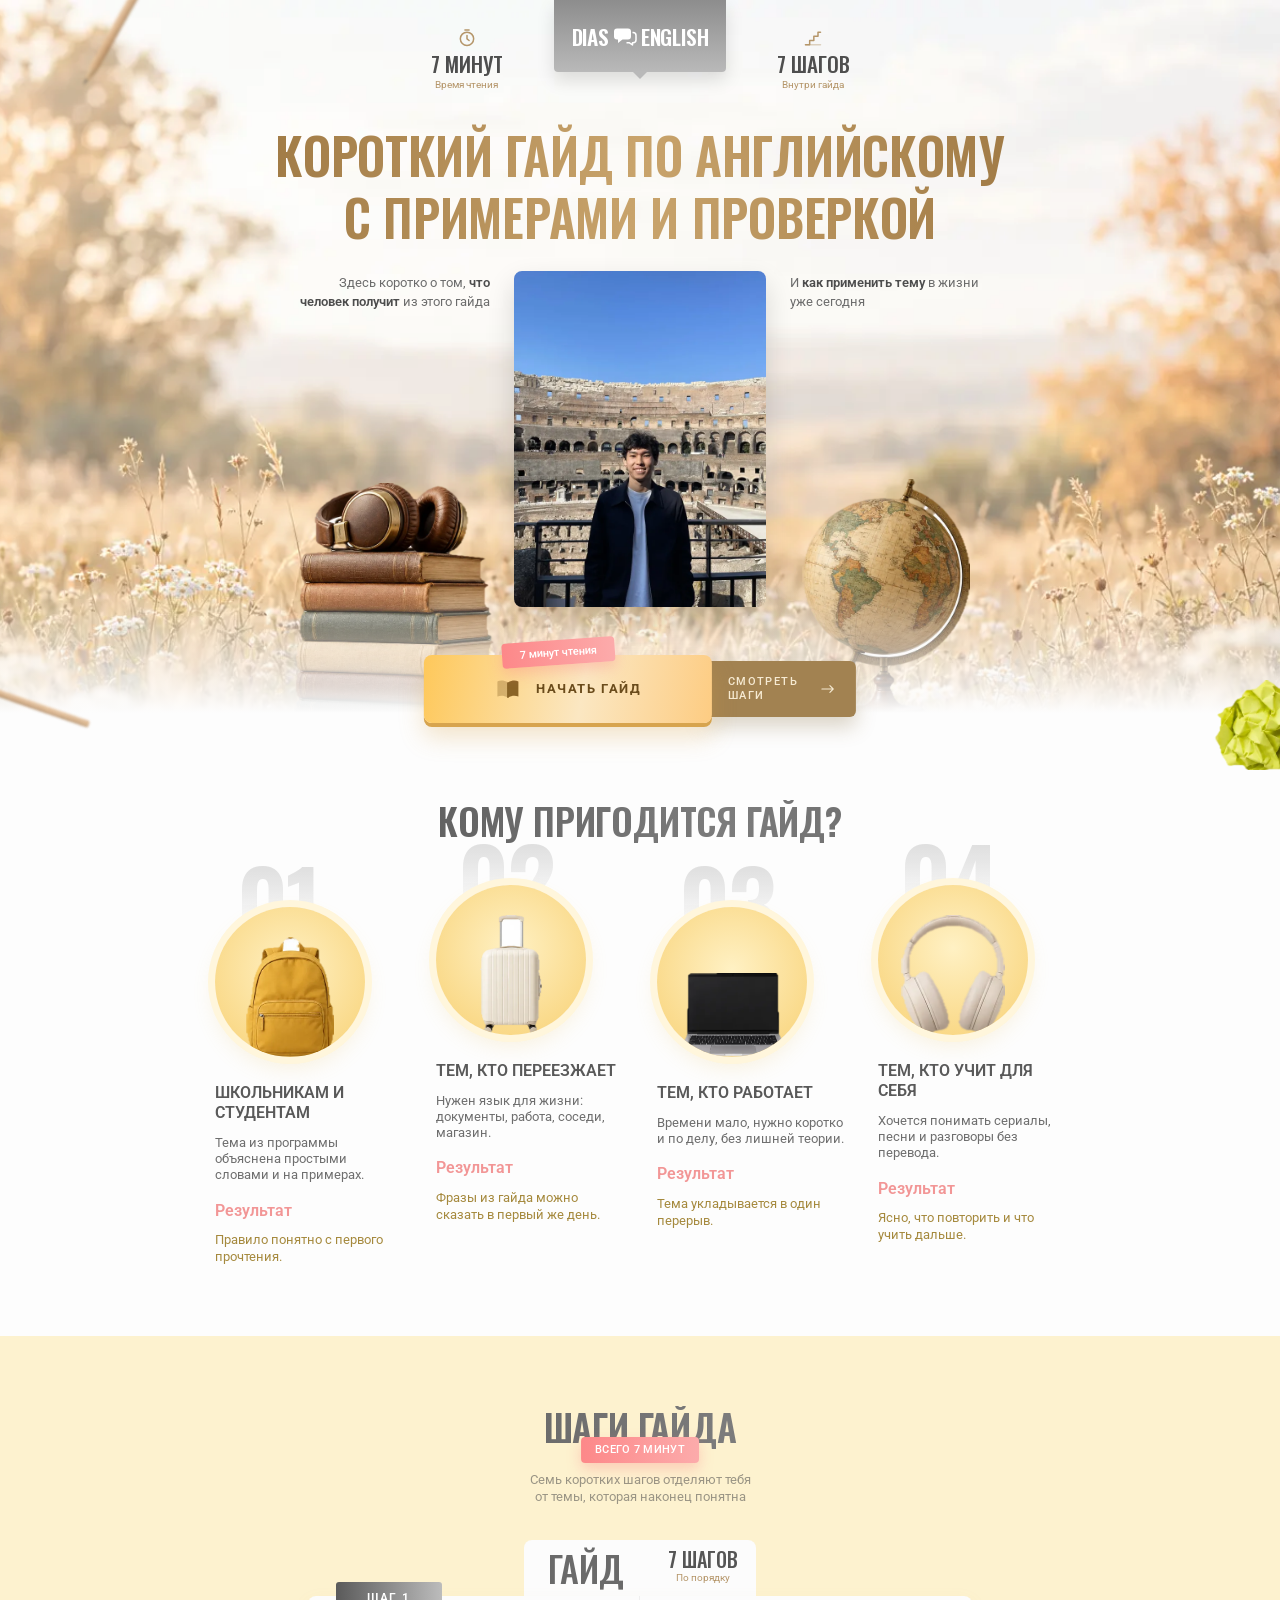
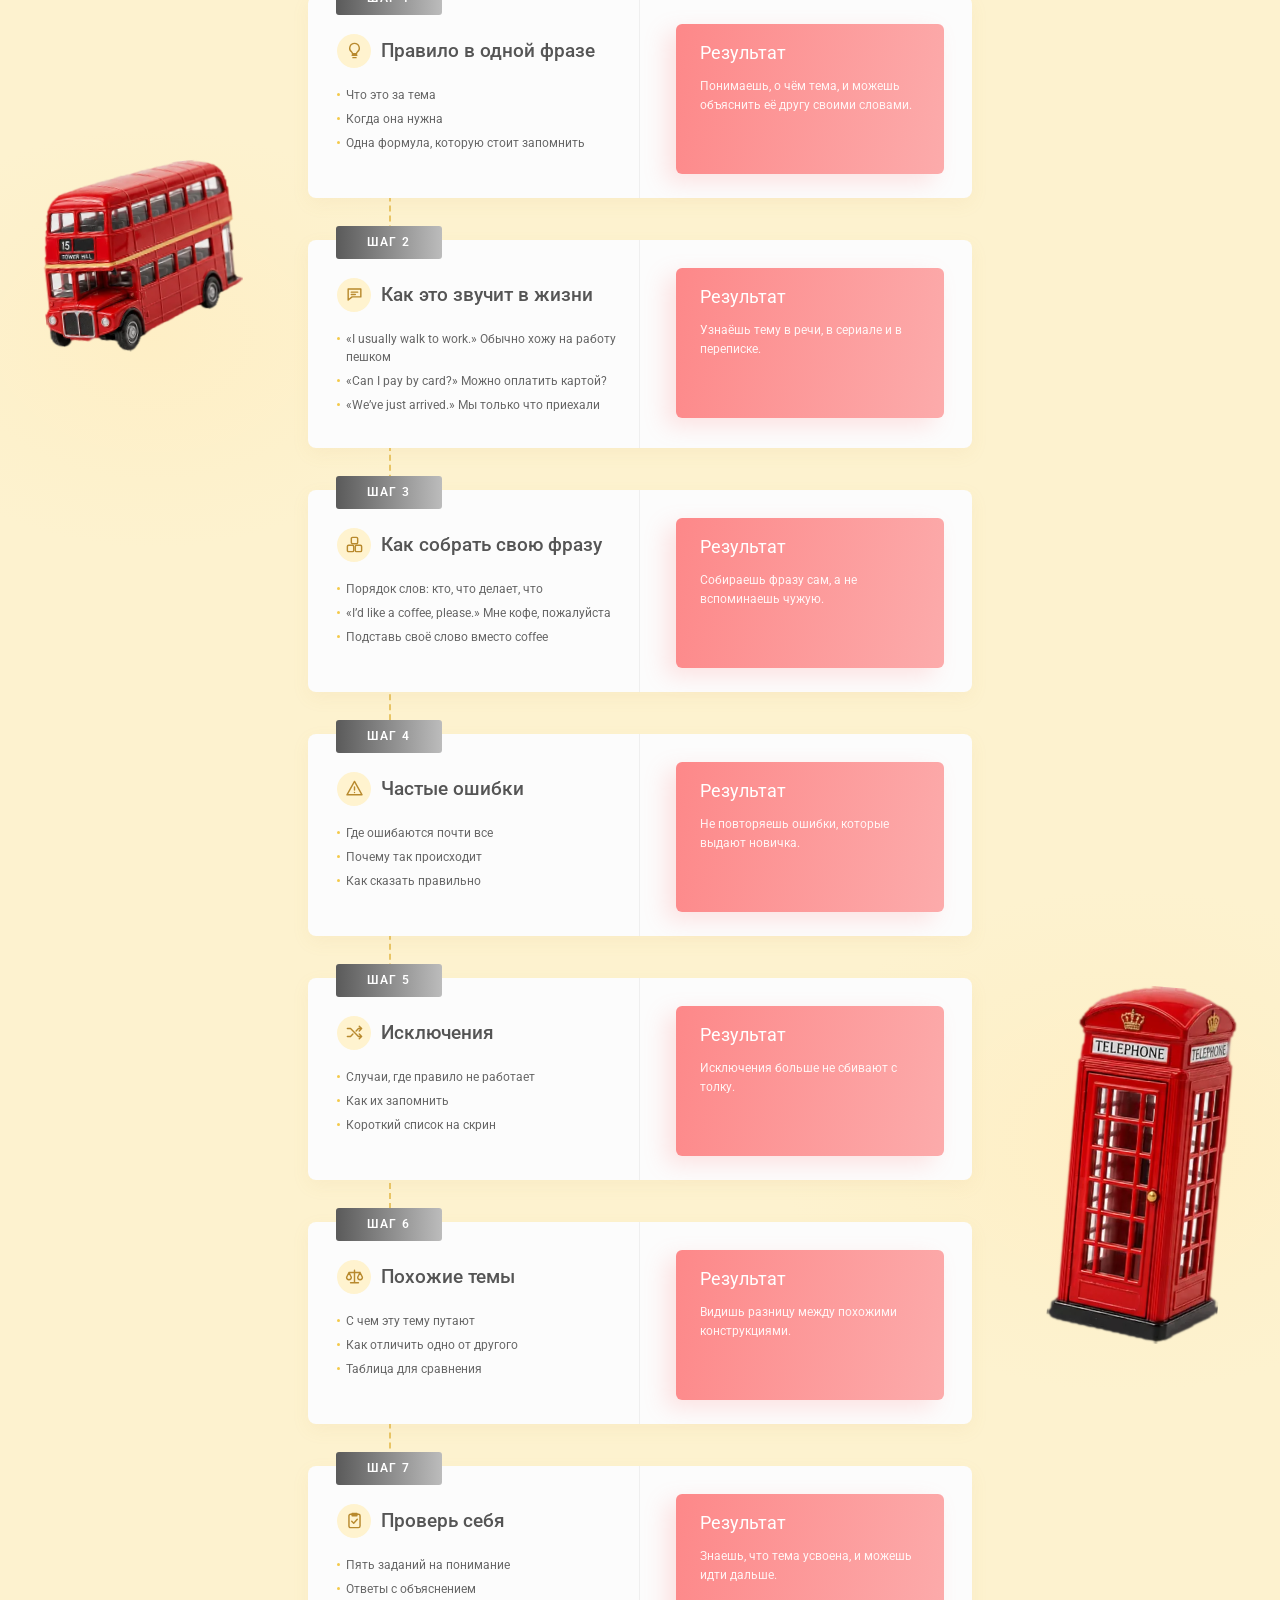
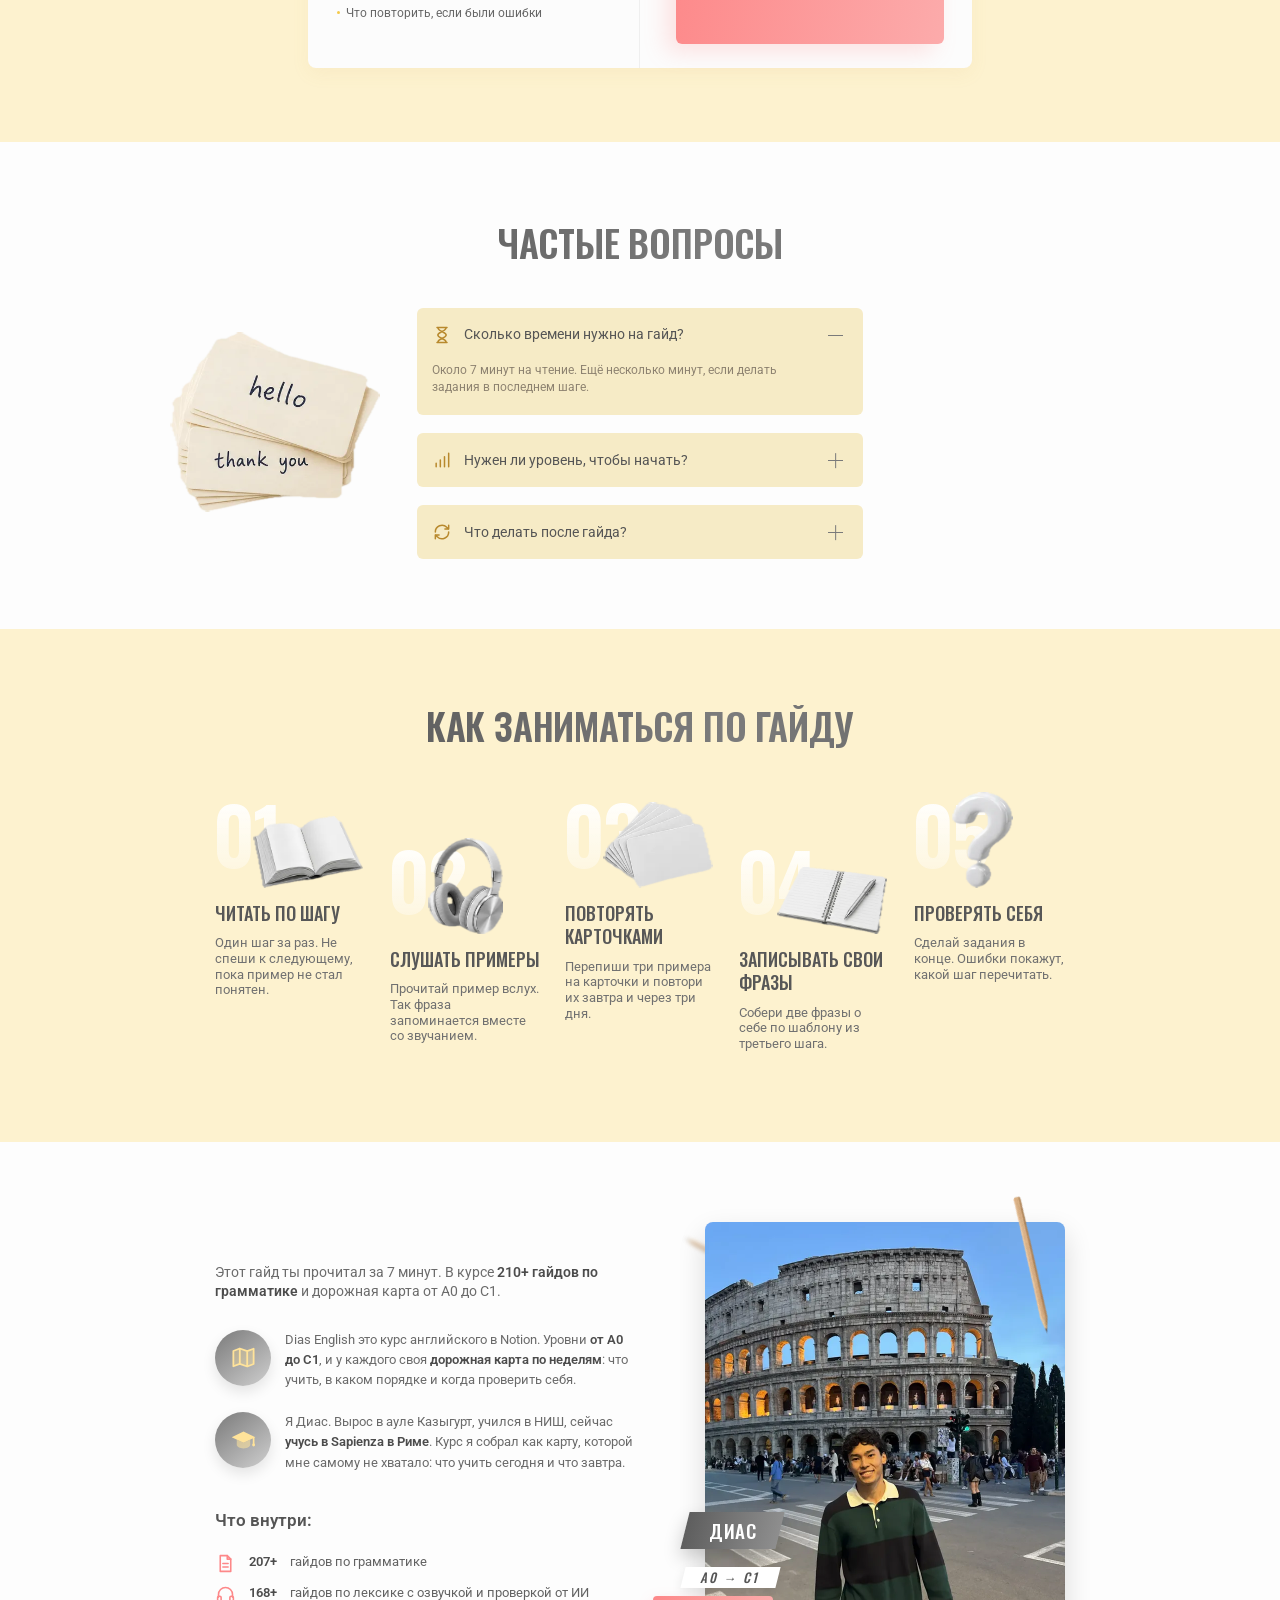
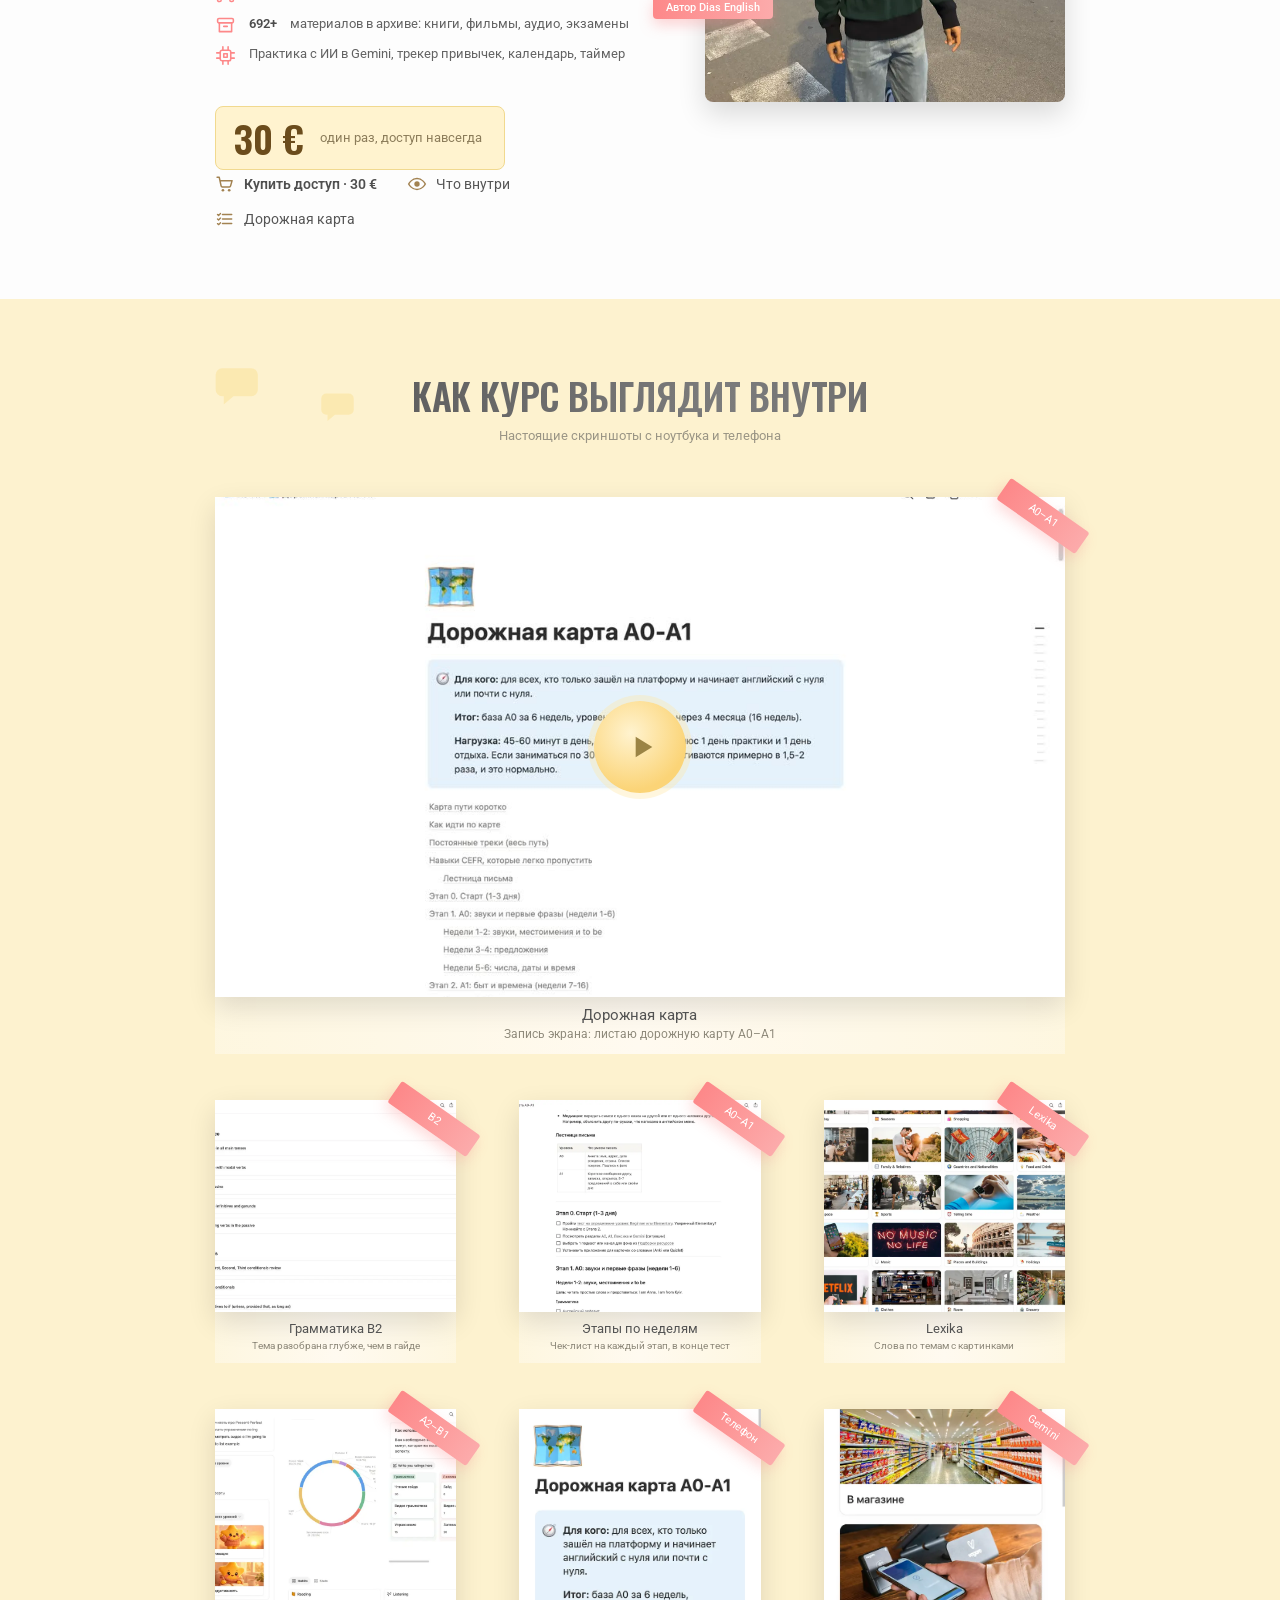
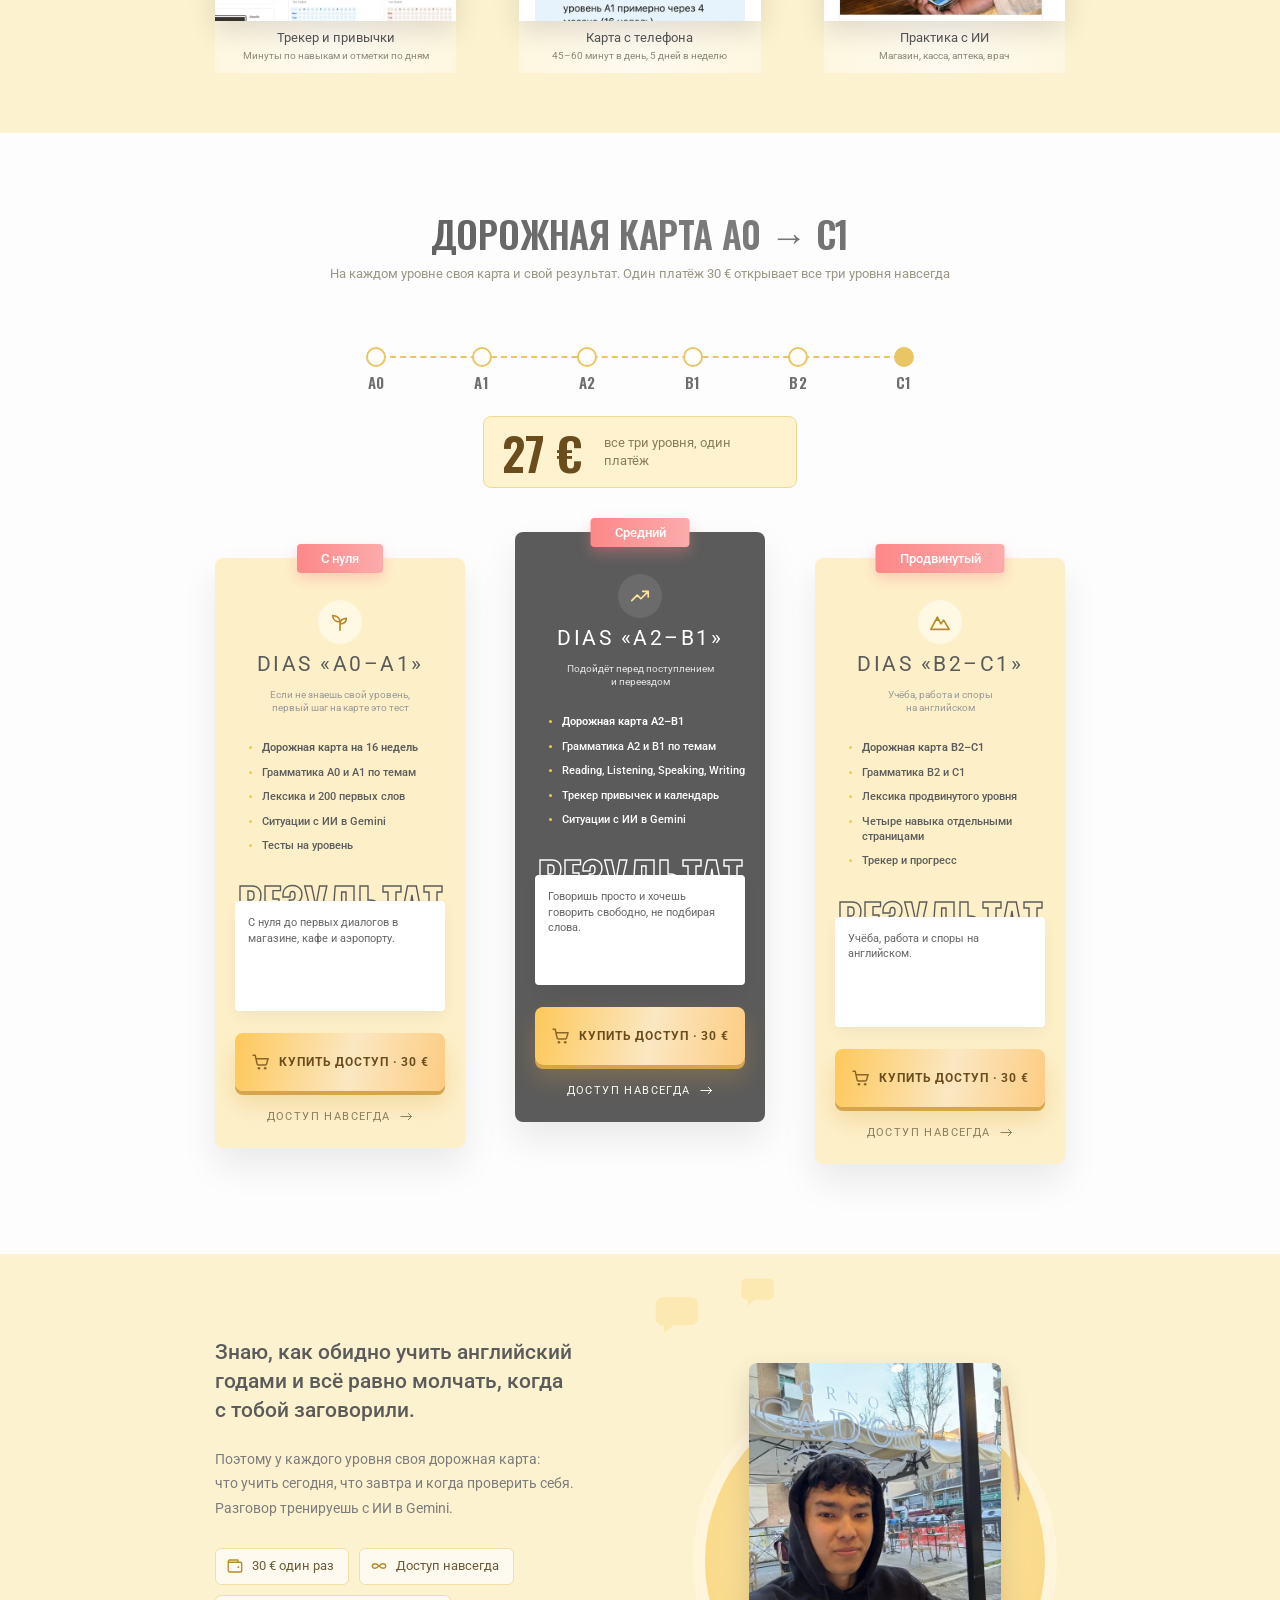
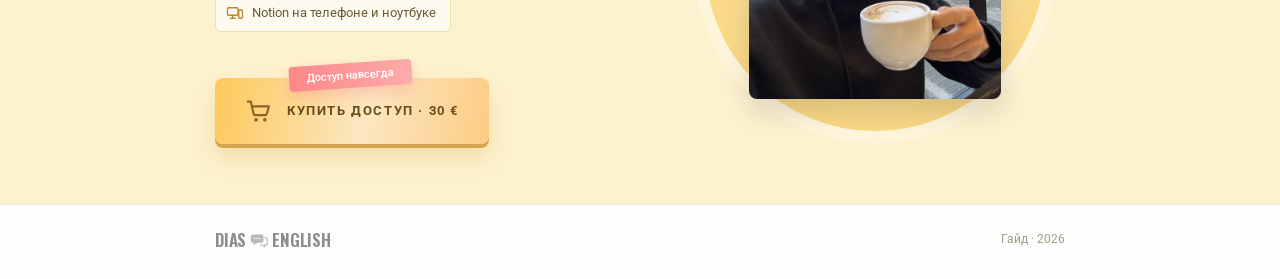
<file: index.html>
<!doctype html>
<html lang="ru"><head><meta charset="utf-8"><meta name="viewport" content="width=device-width, initial-scale=1">
<title>Гайд</title><meta http-equiv="refresh" content="0; url=en/"><link rel="canonical" href="en/">
<script>location.replace("en/" + location.hash);</script>
<style>body{margin:0;min-height:100vh;display:flex;align-items:center;justify-content:center;background:#fdf2cf;font:15px/1.4 system-ui,sans-serif;color:#5a5a5a}a{color:#6b4c1c}</style>
</head><body><p>Переходим на страницу гайда: <a href="en/">en/</a></p></body></html>
</file>
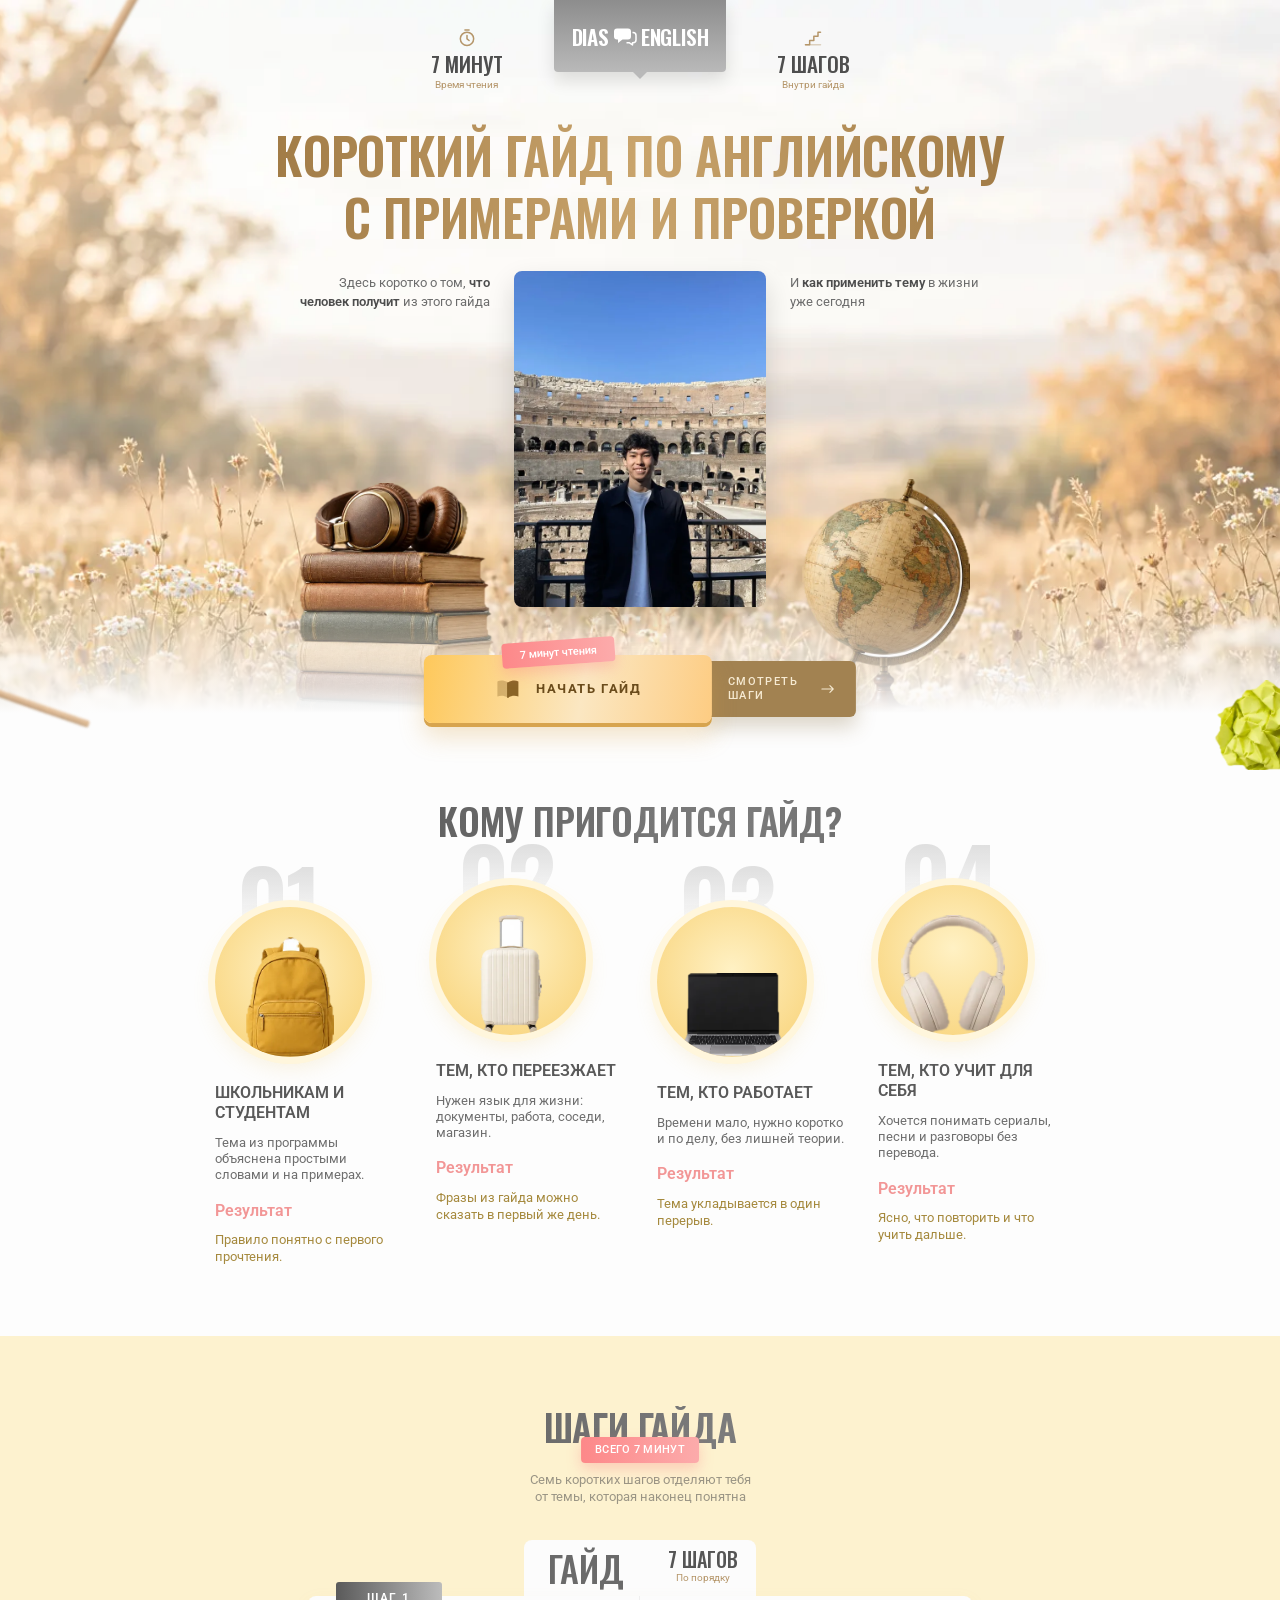
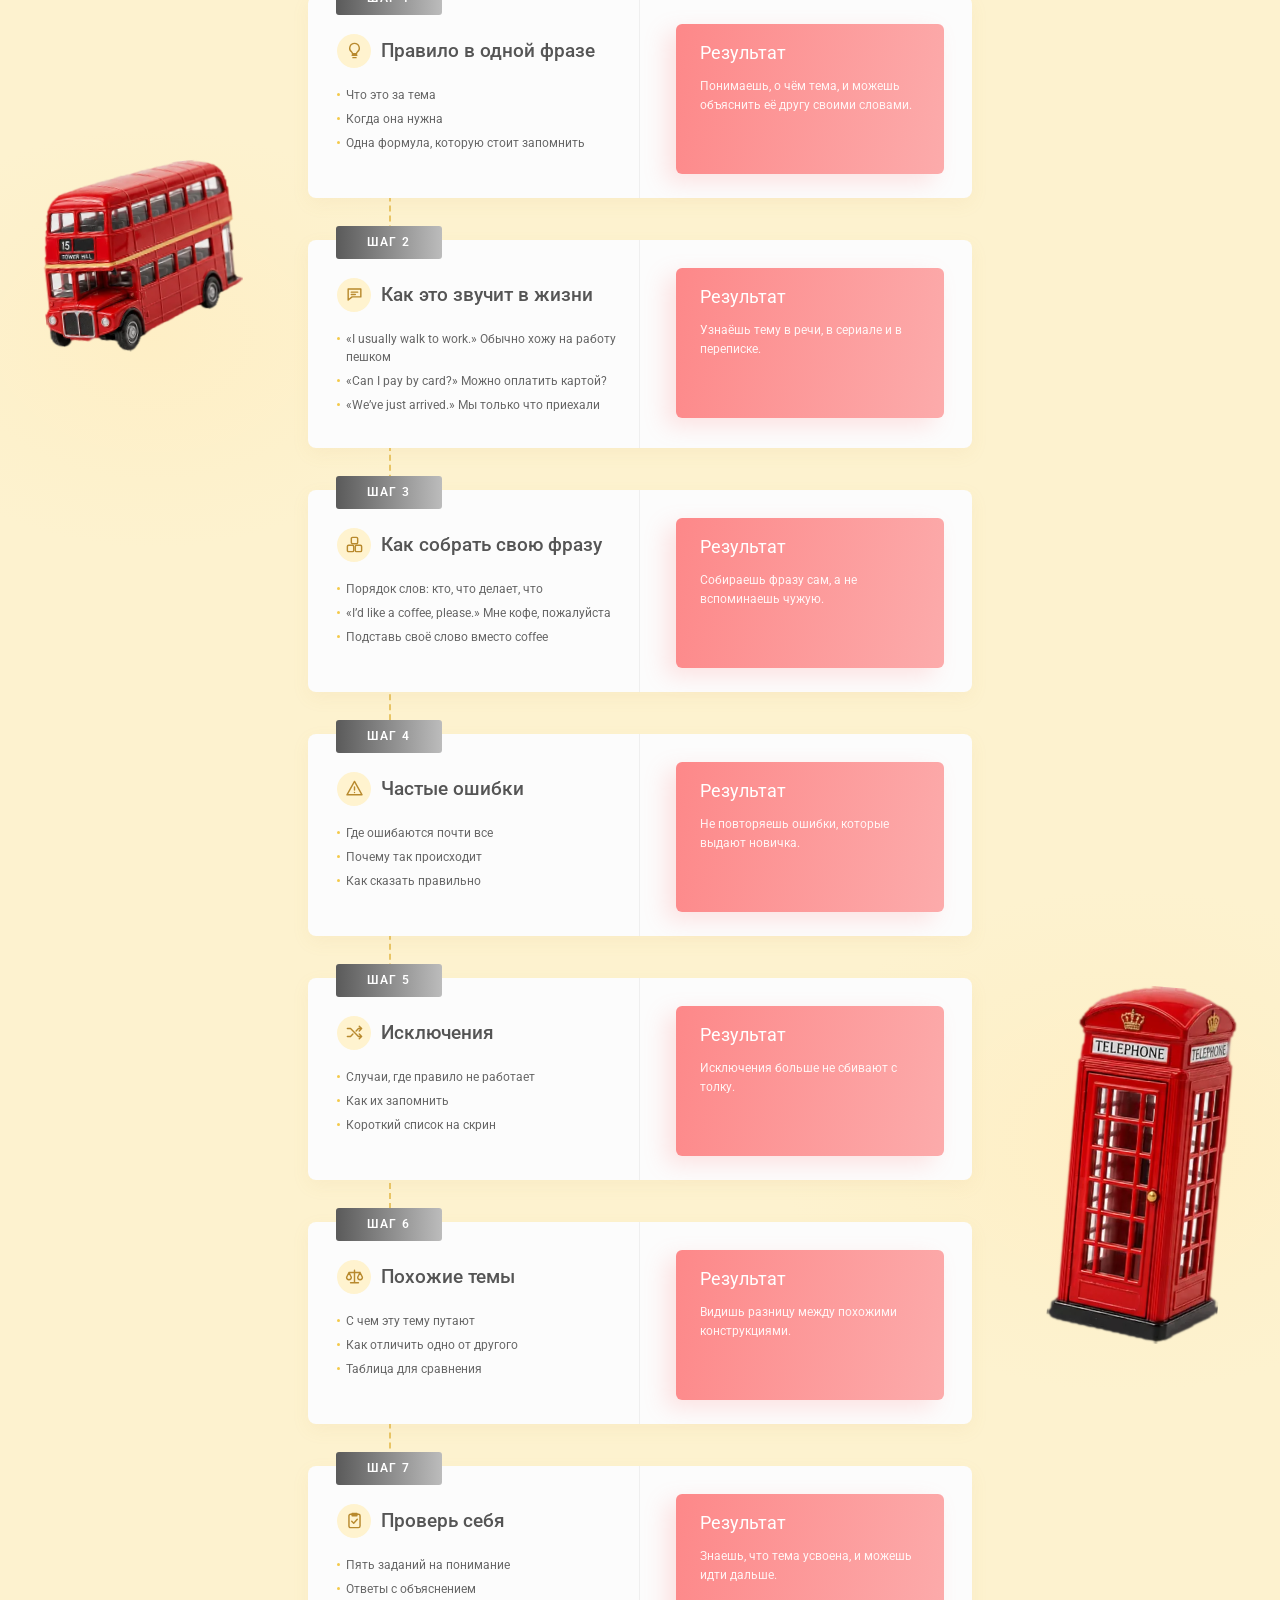
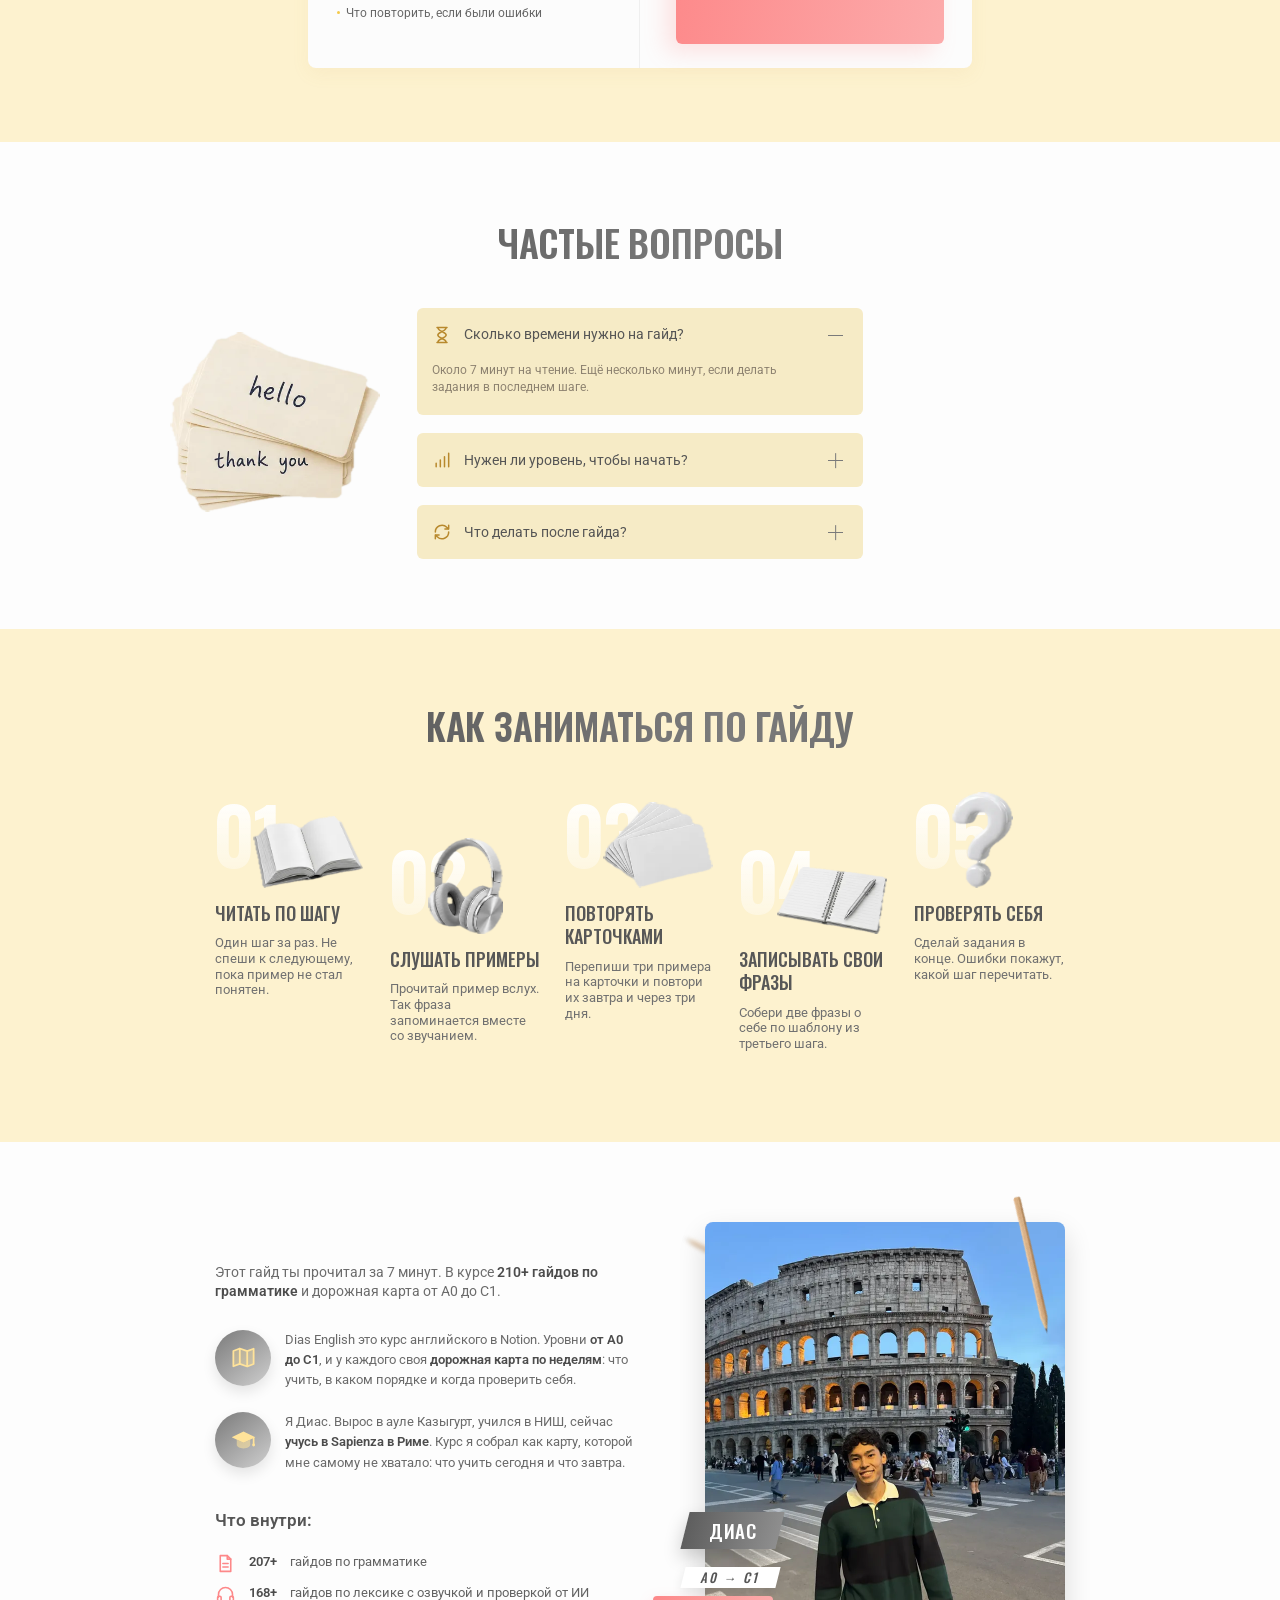
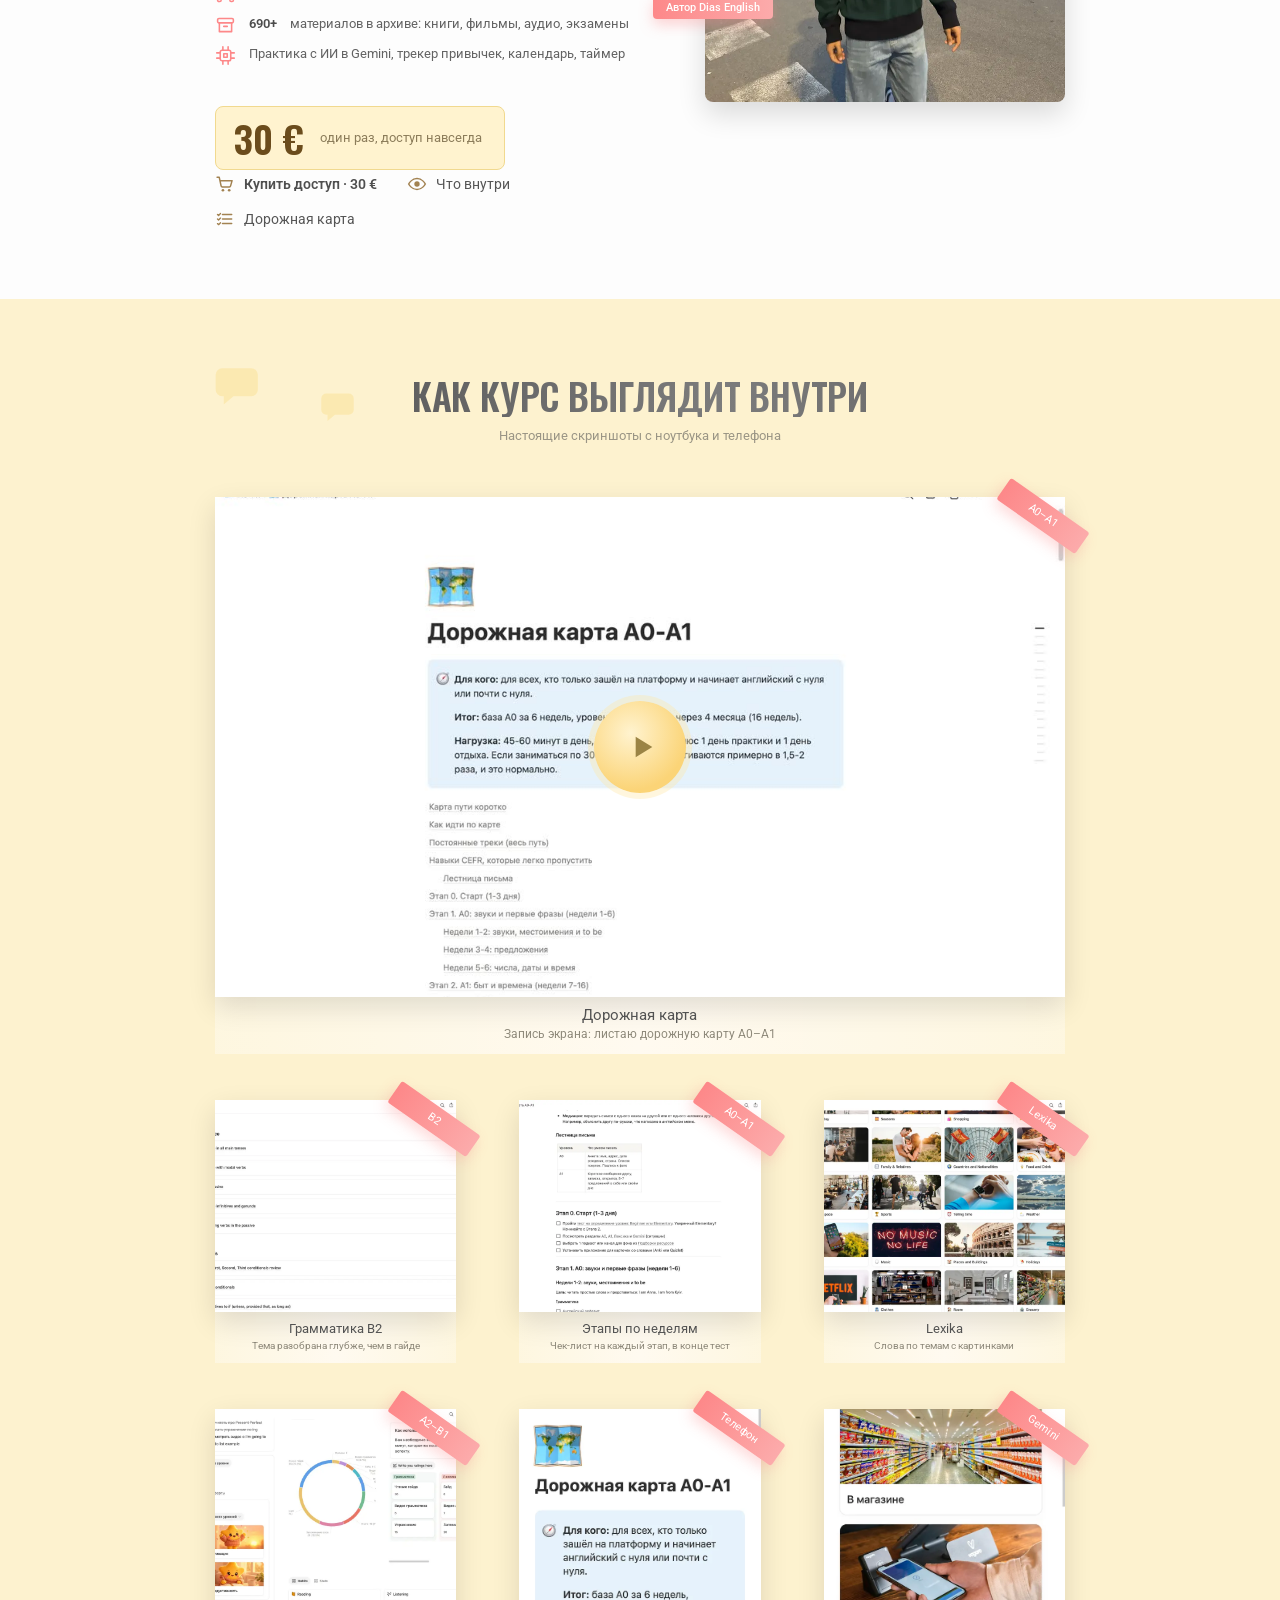
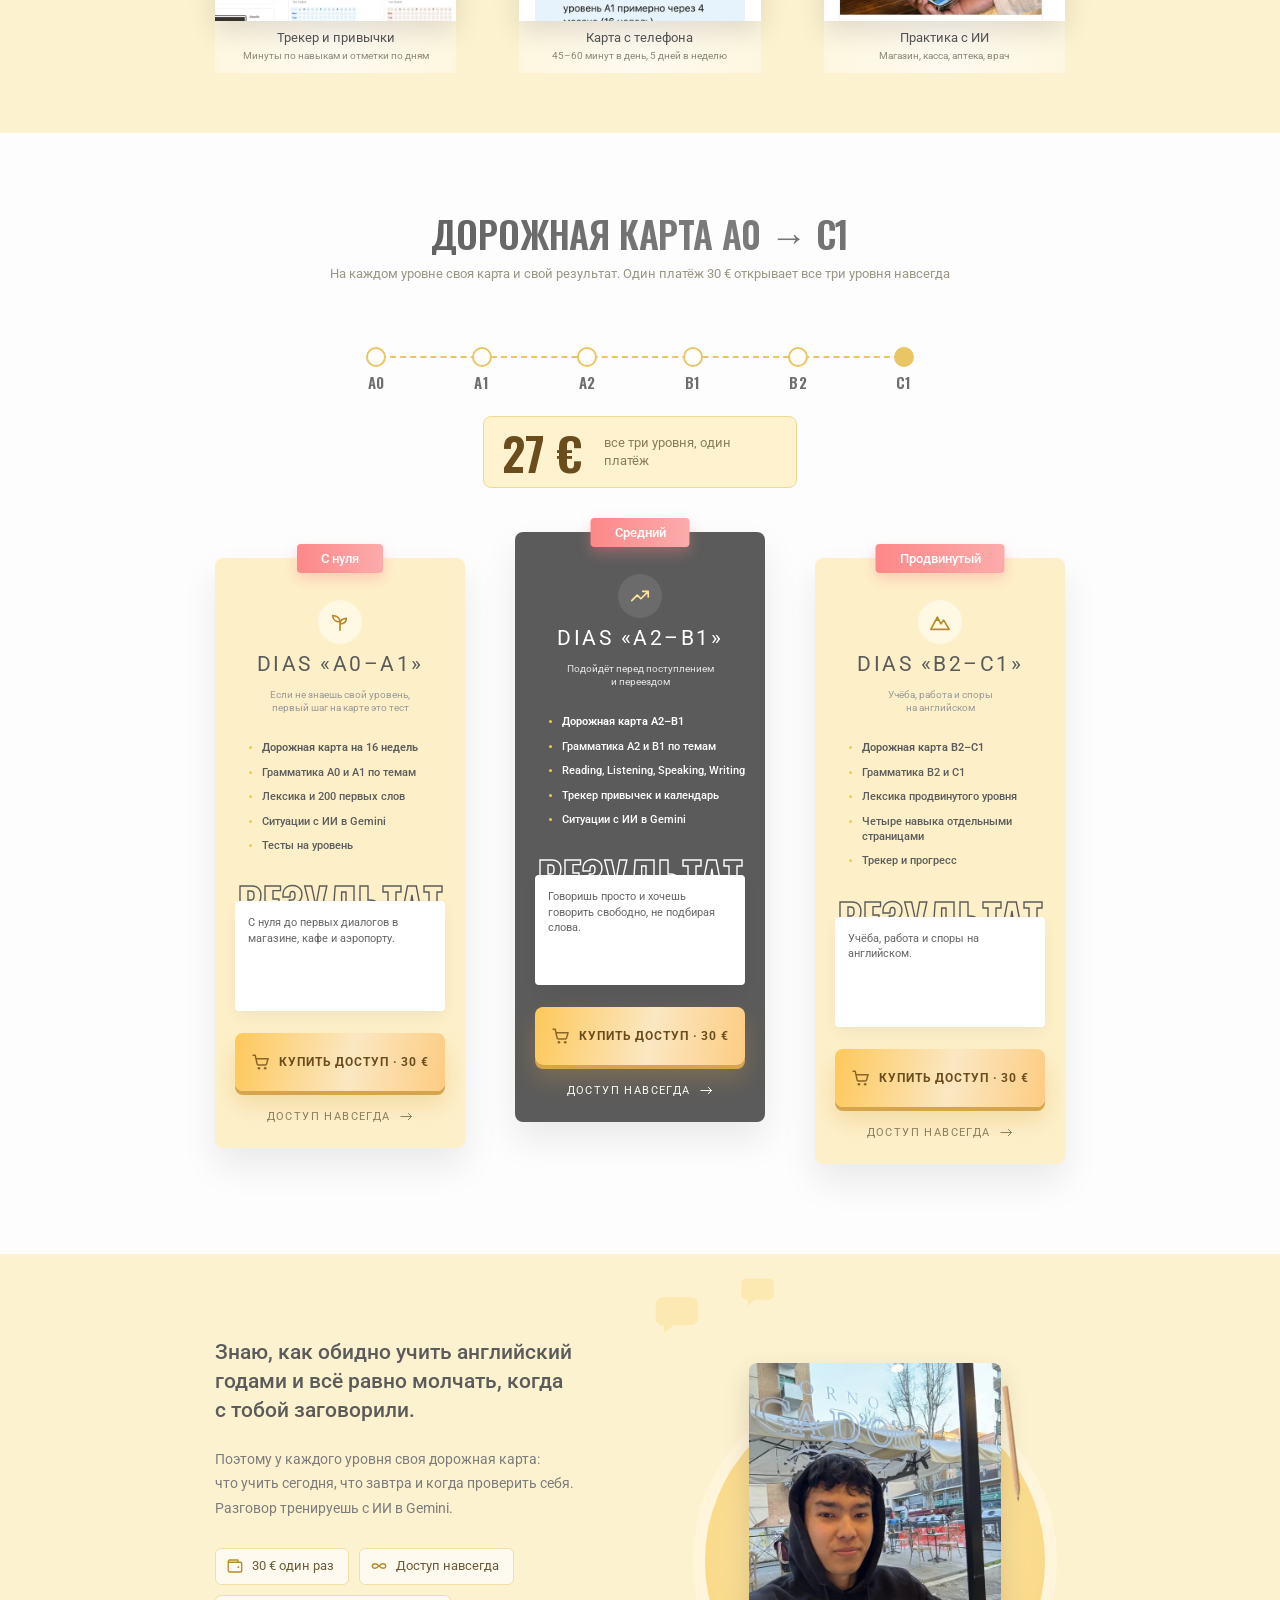
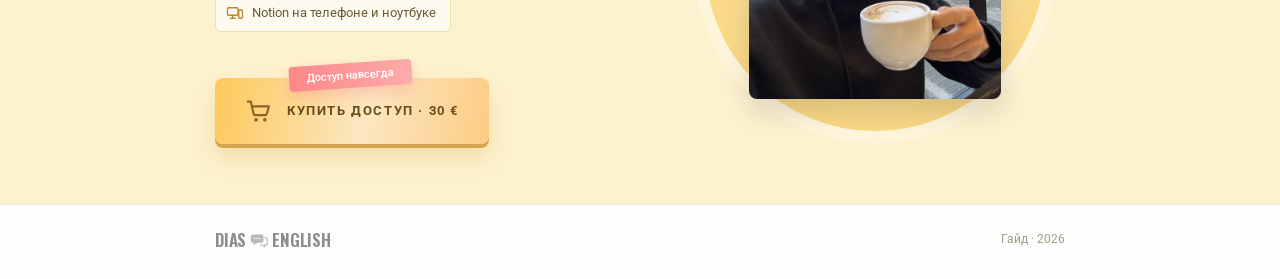
<file: en/index.html>
<!doctype html>
<html lang="ru" data-variant="en">
<head>
<meta charset="utf-8">
<meta name="viewport" content="width=device-width, initial-scale=1">
<title>Гайд по английскому за 7 минут</title>
<meta name="description" content="Короткий гайд по английскому: правило, примеры, ошибки и проверка.">
<link rel="preload" href="../assets/fonts/oswald-cyrillic.woff2" as="font" type="font/woff2" crossorigin>
<link rel="preload" href="../assets/fonts/roboto-cyrillic-wght-normal.woff2" as="font" type="font/woff2" crossorigin>
<link rel="icon" href="data:image/svg+xml,%3Csvg xmlns=%27http://www.w3.org/2000/svg%27 viewBox=%270 0 32 32%27%3E%3Crect width=%2732%27 height=%2732%27 rx=%277%27 fill=%27%23a28251%27/%3E%3Cpath d=%27M8 9h13a3 3 0 0 1 3 3v6a3 3 0 0 1-3 3h-7l-5 4v-4H8a3 3 0 0 1-3-3v-6a3 3 0 0 1 3-3z%27 fill=%27%23fdf2cf%27/%3E%3C/svg%3E">
<link rel="stylesheet" href="../assets/style.css">
<script defer src="content.js"></script>
<script defer src="../assets/app.js"></script>
</head>
<body data-page="main" data-base="../">
<svg width="0" height="0" style="position:absolute" aria-hidden="true">
<symbol id="i-book" viewBox="0 0 24 24"><path d="M3 5.5c2.6-1.1 5.6-1.1 9 .9v13c-3.4-2-6.4-2-9-.9z" fill="currentColor" opacity=".35"/><path d="M21 5.5c-2.6-1.1-5.6-1.1-9 .9v13c3.4-2 6.4-2 9-.9z" fill="currentColor"/><path d="M12 6.4v13" stroke="currentColor" stroke-width="1.4"/></symbol>
<symbol id="i-arrow" viewBox="0 0 24 24"><path d="M3 12h17m-5-5 5 5-5 5" fill="none" stroke="currentColor" stroke-width="1.6" stroke-linecap="round" stroke-linejoin="round"/></symbol>
<symbol id="i-cart" viewBox="0 0 24 24"><path d="M2.5 4h2.6l2.2 10.2a1.6 1.6 0 0 0 1.6 1.3h8.2a1.6 1.6 0 0 0 1.6-1.2L20.5 8H6.1" fill="none" stroke="currentColor" stroke-width="1.8" stroke-linecap="round" stroke-linejoin="round"/><circle cx="9.5" cy="19.5" r="1.6" fill="currentColor"/><circle cx="17" cy="19.5" r="1.6" fill="currentColor"/></symbol>
<symbol id="i-eye" viewBox="0 0 24 24"><path d="M2 12s3.6-6.5 10-6.5S22 12 22 12s-3.6 6.5-10 6.5S2 12 2 12z" fill="none" stroke="currentColor" stroke-width="1.8"/><circle cx="12" cy="12" r="3.2" fill="currentColor"/></symbol>
<symbol id="i-list" viewBox="0 0 24 24"><path d="M9 6.5h11M9 12h11M9 17.5h11" stroke="currentColor" stroke-width="1.8" stroke-linecap="round"/><path d="m3 6.5 1.3 1.3L6.6 5.4M3 12l1.3 1.3 2.3-2.4M3 17.5l1.3 1.3 2.3-2.4" fill="none" stroke="currentColor" stroke-width="1.6" stroke-linecap="round" stroke-linejoin="round"/></symbol>
<symbol id="i-map" viewBox="0 0 24 24"><path d="M3 6.2 8.7 4l6.6 2.4L21 4.2v13.6l-5.7 2.2-6.6-2.4L3 19.8z" fill="currentColor" opacity=".3"/><path d="M3 6.2 8.7 4l6.6 2.4L21 4.2v13.6l-5.7 2.2-6.6-2.4L3 19.8zM8.7 4v13.6m6.6-11.2V20" fill="none" stroke="currentColor" stroke-width="1.6" stroke-linejoin="round"/></symbol>
<symbol id="i-cap" viewBox="0 0 24 24"><path d="M12 4 1.5 9 12 14l10.5-5z" fill="currentColor"/><path d="M6 11.3v4.4c0 1.5 2.7 3.3 6 3.3s6-1.8 6-3.3v-4.4L12 14z" fill="currentColor" opacity=".55"/><path d="M21 9.6v5.2" stroke="currentColor" stroke-width="1.5" stroke-linecap="round"/><circle cx="21" cy="16" r="1.3" fill="currentColor"/></symbol>
<symbol id="i-phone" viewBox="0 0 24 24"><rect x="6" y="2.5" width="12" height="19" rx="2.6" fill="currentColor" opacity=".3"/><rect x="6" y="2.5" width="12" height="19" rx="2.6" fill="none" stroke="currentColor" stroke-width="1.6"/><path d="M10 18.3h4" stroke="currentColor" stroke-width="1.6" stroke-linecap="round"/></symbol>
<symbol id="i-wa" viewBox="0 0 24 24"><path d="M12 2.2a9.8 9.8 0 0 0-8.5 14.7L2.2 21.8l5-1.3A9.8 9.8 0 1 0 12 2.2z" fill="#25d366"/><path d="M8.6 7.3c.2-.4.4-.4.7-.4h.5c.2 0 .4 0 .6.5l.8 1.9c.1.2.1.4 0 .6l-.5.7c-.1.2-.2.3 0 .6.7 1.2 1.6 2 2.8 2.6.3.2.5.1.6 0l.7-.9c.2-.2.4-.2.6-.1l1.8.9c.3.1.4.2.4.4 0 .6-.3 1.4-.9 1.8-.7.4-1.6.6-3.6-.3-2.4-1-3.9-3.4-4-3.6-.2-.2-1-1.3-1-2.5s.6-1.8.9-2.2z" fill="#fff"/></symbol>
<symbol id="i-play" viewBox="0 0 24 24"><path d="M8 5.5v13l10.5-6.5z" fill="currentColor"/></symbol>
<symbol id="i-bubble" viewBox="0 0 24 24"><path d="M4 4.5h11a3 3 0 0 1 3 3v5a3 3 0 0 1-3 3H9.5L5 19v-3.5H4a3 3 0 0 1-3-3v-5a3 3 0 0 1 3-3z" fill="currentColor"/><path d="M19.5 8.5H20a3 3 0 0 1 3 3v4.2a3 3 0 0 1-3 3h-.5V21l-3.4-2.3h-2.6" fill="none" stroke="currentColor" stroke-width="1.5" stroke-linejoin="round"/><circle cx="6" cy="10" r="1.1" fill="#fff"/><circle cx="9.5" cy="10" r="1.1" fill="#fff"/><circle cx="13" cy="10" r="1.1" fill="#fff"/></symbol>
<symbol id="i-clock" viewBox="0 0 24 24"><circle cx="12" cy="13" r="8" fill="none" stroke="currentColor" stroke-width="1.8" stroke-linecap="round" stroke-linejoin="round"/><path d="M12 9v4l2.5 2M9.5 2.5h5" fill="none" stroke="currentColor" stroke-width="1.8" stroke-linecap="round" stroke-linejoin="round"/></symbol>
<symbol id="i-stairs" viewBox="0 0 24 24"><path d="M3 20h5v-5h5v-5h5V5h3" fill="none" stroke="currentColor" stroke-width="1.8" stroke-linecap="round" stroke-linejoin="round"/><path d="M3 20h18" fill="none" stroke="currentColor" stroke-width="1.8" stroke-linecap="round" stroke-linejoin="round" opacity=".4"/></symbol>
<symbol id="i-bulb" viewBox="0 0 24 24"><path d="M9 18h6M10 21h4M12 3a6 6 0 0 0-3.6 10.8c.6.5 1 1.2 1 2V16h5.2v-.2c0-.8.4-1.5 1-2A6 6 0 0 0 12 3z" fill="none" stroke="currentColor" stroke-width="1.8" stroke-linecap="round" stroke-linejoin="round"/></symbol>
<symbol id="i-chat" viewBox="0 0 24 24"><path d="M4 5h16v10H9l-5 4z" fill="none" stroke="currentColor" stroke-width="1.8" stroke-linecap="round" stroke-linejoin="round"/><path d="M8 9h8M8 12h5" fill="none" stroke="currentColor" stroke-width="1.8" stroke-linecap="round" stroke-linejoin="round"/></symbol>
<symbol id="i-blocks" viewBox="0 0 24 24"><rect x="3" y="13" width="8" height="8" rx="1.5" fill="none" stroke="currentColor" stroke-width="1.8" stroke-linecap="round" stroke-linejoin="round"/><rect x="13" y="13" width="8" height="8" rx="1.5" fill="none" stroke="currentColor" stroke-width="1.8" stroke-linecap="round" stroke-linejoin="round"/><rect x="8" y="3" width="8" height="8" rx="1.5" fill="none" stroke="currentColor" stroke-width="1.8" stroke-linecap="round" stroke-linejoin="round"/></symbol>
<symbol id="i-alert" viewBox="0 0 24 24"><path d="M12 3 2.5 20h19z" fill="none" stroke="currentColor" stroke-width="1.8" stroke-linecap="round" stroke-linejoin="round"/><path d="M12 10v4M12 17h.01" fill="none" stroke="currentColor" stroke-width="1.8" stroke-linecap="round" stroke-linejoin="round"/></symbol>
<symbol id="i-shuffle" viewBox="0 0 24 24"><path d="M3 7h4l10 10h4M3 17h4l3-3M14 10l3-3h4M18 4l3 3-3 3M18 14l3 3-3 3" fill="none" stroke="currentColor" stroke-width="1.8" stroke-linecap="round" stroke-linejoin="round"/></symbol>
<symbol id="i-scale" viewBox="0 0 24 24"><path d="M12 4v16M7 20h10M5 7h14M5 7l-3 6a3 3 0 0 0 6 0zM19 7l-3 6a3 3 0 0 0 6 0z" fill="none" stroke="currentColor" stroke-width="1.8" stroke-linecap="round" stroke-linejoin="round"/></symbol>
<symbol id="i-clipboard" viewBox="0 0 24 24"><rect x="5" y="4" width="14" height="17" rx="2" fill="none" stroke="currentColor" stroke-width="1.8" stroke-linecap="round" stroke-linejoin="round"/><path d="M9 3h6v3H9zM8.5 13l2.5 2.5 4.5-5" fill="none" stroke="currentColor" stroke-width="1.8" stroke-linecap="round" stroke-linejoin="round"/></symbol>
<symbol id="i-hourglass" viewBox="0 0 24 24"><path d="M6 3h12M6 21h12M7 3c0 5 10 5 10 9s-10 4-10 9M17 3c0 5-10 5-10 9s10 4 10 9" fill="none" stroke="currentColor" stroke-width="1.8" stroke-linecap="round" stroke-linejoin="round"/></symbol>
<symbol id="i-signal" viewBox="0 0 24 24"><path d="M5 20v-4M10 20v-8M15 20v-12M20 20V4" fill="none" stroke="currentColor" stroke-width="1.8" stroke-linecap="round" stroke-linejoin="round"/></symbol>
<symbol id="i-repeat" viewBox="0 0 24 24"><path d="M4 12a8 8 0 0 1 13.7-5.7L20 8.5M20 4v4.5h-4.5M20 12a8 8 0 0 1-13.7 5.7L4 15.5M4 20v-4.5h4.5" fill="none" stroke="currentColor" stroke-width="1.8" stroke-linecap="round" stroke-linejoin="round"/></symbol>
<symbol id="i-doc" viewBox="0 0 24 24"><path d="M6 3h8l4 4v14H6z" fill="none" stroke="currentColor" stroke-width="1.8" stroke-linecap="round" stroke-linejoin="round"/><path d="M14 3v4h4M9 12h6M9 16h6" fill="none" stroke="currentColor" stroke-width="1.8" stroke-linecap="round" stroke-linejoin="round"/></symbol>
<symbol id="i-headset" viewBox="0 0 24 24"><path d="M4 15v-3a8 8 0 0 1 16 0v3" fill="none" stroke="currentColor" stroke-width="1.8" stroke-linecap="round" stroke-linejoin="round"/><rect x="3" y="14" width="4" height="6" rx="1.5" fill="none" stroke="currentColor" stroke-width="1.8" stroke-linecap="round" stroke-linejoin="round"/><rect x="17" y="14" width="4" height="6" rx="1.5" fill="none" stroke="currentColor" stroke-width="1.8" stroke-linecap="round" stroke-linejoin="round"/></symbol>
<symbol id="i-archive" viewBox="0 0 24 24"><rect x="3" y="4" width="18" height="5" rx="1.5" fill="none" stroke="currentColor" stroke-width="1.8" stroke-linecap="round" stroke-linejoin="round"/><path d="M5 9v10h14V9M10 13h4" fill="none" stroke="currentColor" stroke-width="1.8" stroke-linecap="round" stroke-linejoin="round"/></symbol>
<symbol id="i-cpu" viewBox="0 0 24 24"><rect x="6" y="6" width="12" height="12" rx="2" fill="none" stroke="currentColor" stroke-width="1.8" stroke-linecap="round" stroke-linejoin="round"/><path d="M10 10h4v4h-4zM9 2v4M15 2v4M9 18v4M15 18v4M2 9h4M2 15h4M18 9h4M18 15h4" fill="none" stroke="currentColor" stroke-width="1.8" stroke-linecap="round" stroke-linejoin="round"/></symbol>
<symbol id="i-tag" viewBox="0 0 24 24"><path d="M3 12V4h8l10 10-8 8z" fill="none" stroke="currentColor" stroke-width="1.8" stroke-linecap="round" stroke-linejoin="round"/><circle cx="7.5" cy="8.5" r="1.3" fill="currentColor"/></symbol>
<symbol id="i-puzzle" viewBox="0 0 24 24"><path d="M4 8h4a2 2 0 1 1 4 0h4v4a2 2 0 1 1 0 4v4h-4a2 2 0 1 0-4 0H4v-4a2 2 0 1 0 0-4z" fill="none" stroke="currentColor" stroke-width="1.8" stroke-linecap="round" stroke-linejoin="round"/></symbol>
<symbol id="i-award" viewBox="0 0 24 24"><circle cx="12" cy="9" r="6" fill="none" stroke="currentColor" stroke-width="1.8" stroke-linecap="round" stroke-linejoin="round"/><path d="m8.5 14-1.5 7 5-3 5 3-1.5-7" fill="none" stroke="currentColor" stroke-width="1.8" stroke-linecap="round" stroke-linejoin="round"/></symbol>
<symbol id="i-film" viewBox="0 0 24 24"><rect x="3" y="5" width="18" height="14" rx="2" fill="none" stroke="currentColor" stroke-width="1.8" stroke-linecap="round" stroke-linejoin="round"/><path d="M7 5v14M17 5v14M3 9.5h4M3 14.5h4M17 9.5h4M17 14.5h4" fill="none" stroke="currentColor" stroke-width="1.8" stroke-linecap="round" stroke-linejoin="round"/></symbol>
<symbol id="i-sprout" viewBox="0 0 24 24"><path d="M12 21v-9M12 12C12 7 8 5 4 5c0 4 3 7 8 7zM12 14c0-4 3-6 7-6 0 3.5-2.5 6-7 6z" fill="none" stroke="currentColor" stroke-width="1.8" stroke-linecap="round" stroke-linejoin="round"/></symbol>
<symbol id="i-trend" viewBox="0 0 24 24"><path d="M3 17l6-6 4 4 8-8M15 7h6v6" fill="none" stroke="currentColor" stroke-width="1.8" stroke-linecap="round" stroke-linejoin="round"/></symbol>
<symbol id="i-mountain" viewBox="0 0 24 24"><path d="M2 20 9 7l4 7 3-4 6 10z" fill="none" stroke="currentColor" stroke-width="1.8" stroke-linecap="round" stroke-linejoin="round"/><path d="M9 7l1.5 3H7.6" fill="none" stroke="currentColor" stroke-width="1.8" stroke-linecap="round" stroke-linejoin="round"/></symbol>
<symbol id="i-layers" viewBox="0 0 24 24"><path d="M12 3 2 8l10 5 10-5zM2 13l10 5 10-5M2 17.5l10 5 10-5" fill="none" stroke="currentColor" stroke-width="1.8" stroke-linecap="round" stroke-linejoin="round"/></symbol>
<symbol id="i-wallet" viewBox="0 0 24 24"><path d="M4 7h15a2 2 0 0 1 2 2v9a2 2 0 0 1-2 2H5a2 2 0 0 1-2-2V6a2 2 0 0 1 2-2h11v3" fill="none" stroke="currentColor" stroke-width="1.8" stroke-linecap="round" stroke-linejoin="round"/><circle cx="16.5" cy="13.5" r="1.3" fill="currentColor"/></symbol>
<symbol id="i-infinity" viewBox="0 0 24 24"><path d="M7 9c-2.2 0-4 1.3-4 3s1.8 3 4 3c3.5 0 6.5-6 10-6 2.2 0 4 1.3 4 3s-1.8 3-4 3c-3.5 0-6.5-6-10-6z" fill="none" stroke="currentColor" stroke-width="1.8" stroke-linecap="round" stroke-linejoin="round"/></symbol>
<symbol id="i-devices" viewBox="0 0 24 24"><rect x="2" y="5" width="14" height="10" rx="1.5" fill="none" stroke="currentColor" stroke-width="1.8" stroke-linecap="round" stroke-linejoin="round"/><path d="M6 19h6M9 15v4" fill="none" stroke="currentColor" stroke-width="1.8" stroke-linecap="round" stroke-linejoin="round"/><rect x="17" y="8" width="5" height="11" rx="1.2" fill="none" stroke="currentColor" stroke-width="1.8" stroke-linecap="round" stroke-linejoin="round"/></symbol>
<symbol id="i-mail" viewBox="0 0 24 24"><rect x="3" y="5" width="18" height="14" rx="2" fill="none" stroke="currentColor" stroke-width="1.8" stroke-linecap="round" stroke-linejoin="round"/><path d="m3.5 6.5 8.5 7 8.5-7" fill="none" stroke="currentColor" stroke-width="1.8" stroke-linecap="round" stroke-linejoin="round"/></symbol>
</svg>
<main id="app"></main>
<noscript><p style="padding:24px;text-align:center">Для этой страницы нужен JavaScript.</p></noscript>
</body>
</html>
</file>
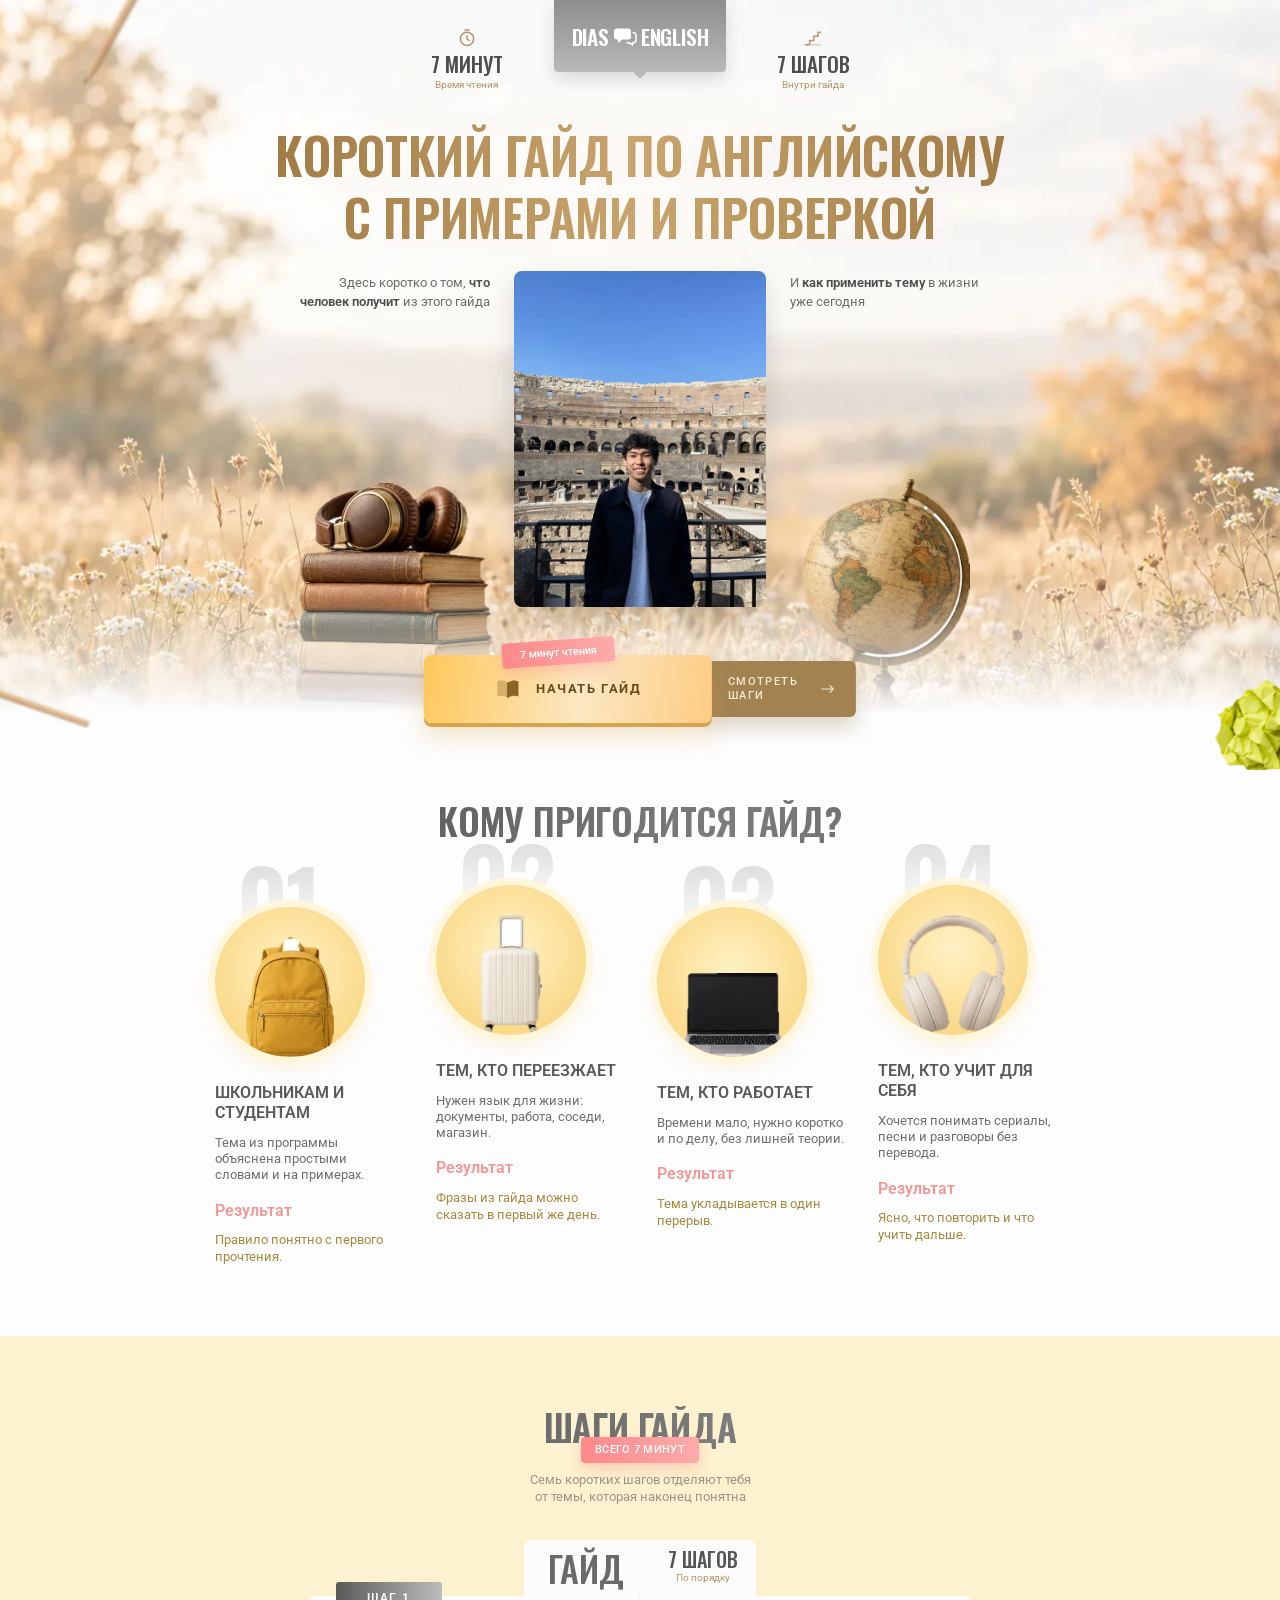
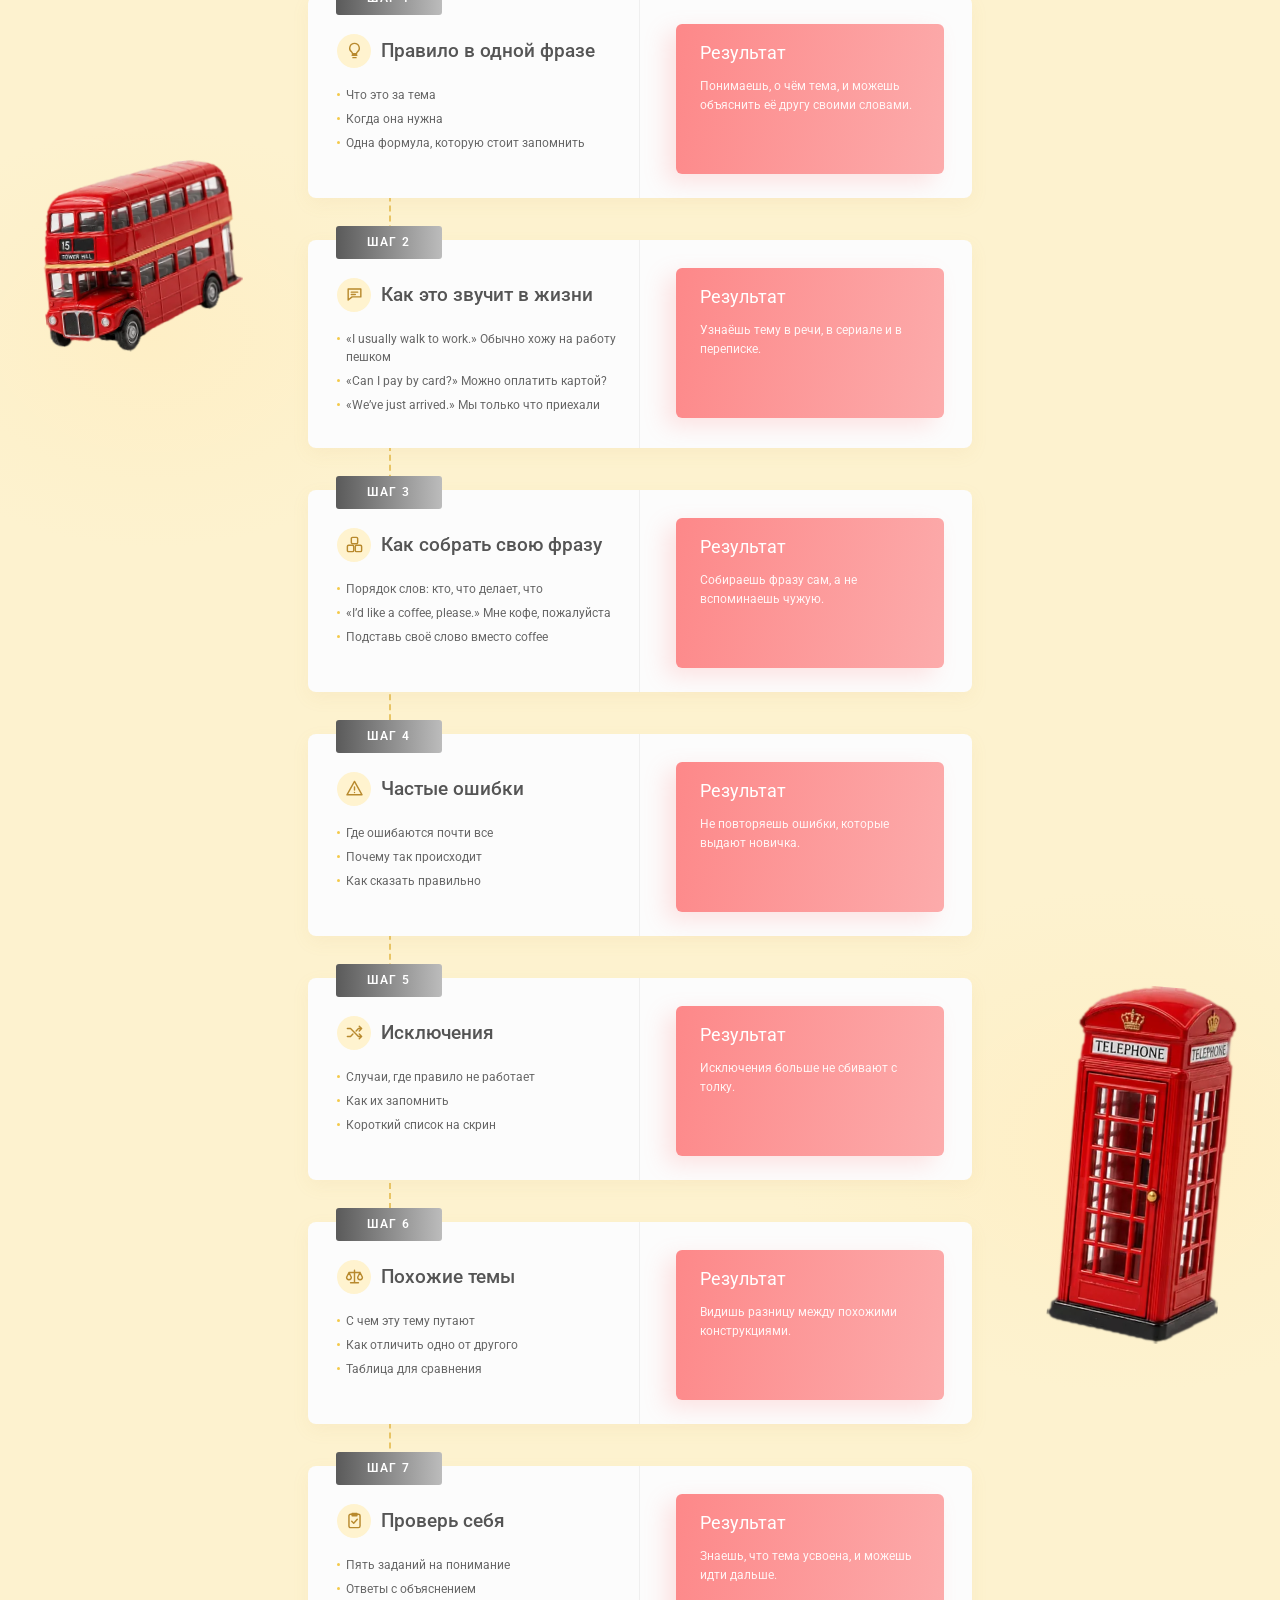
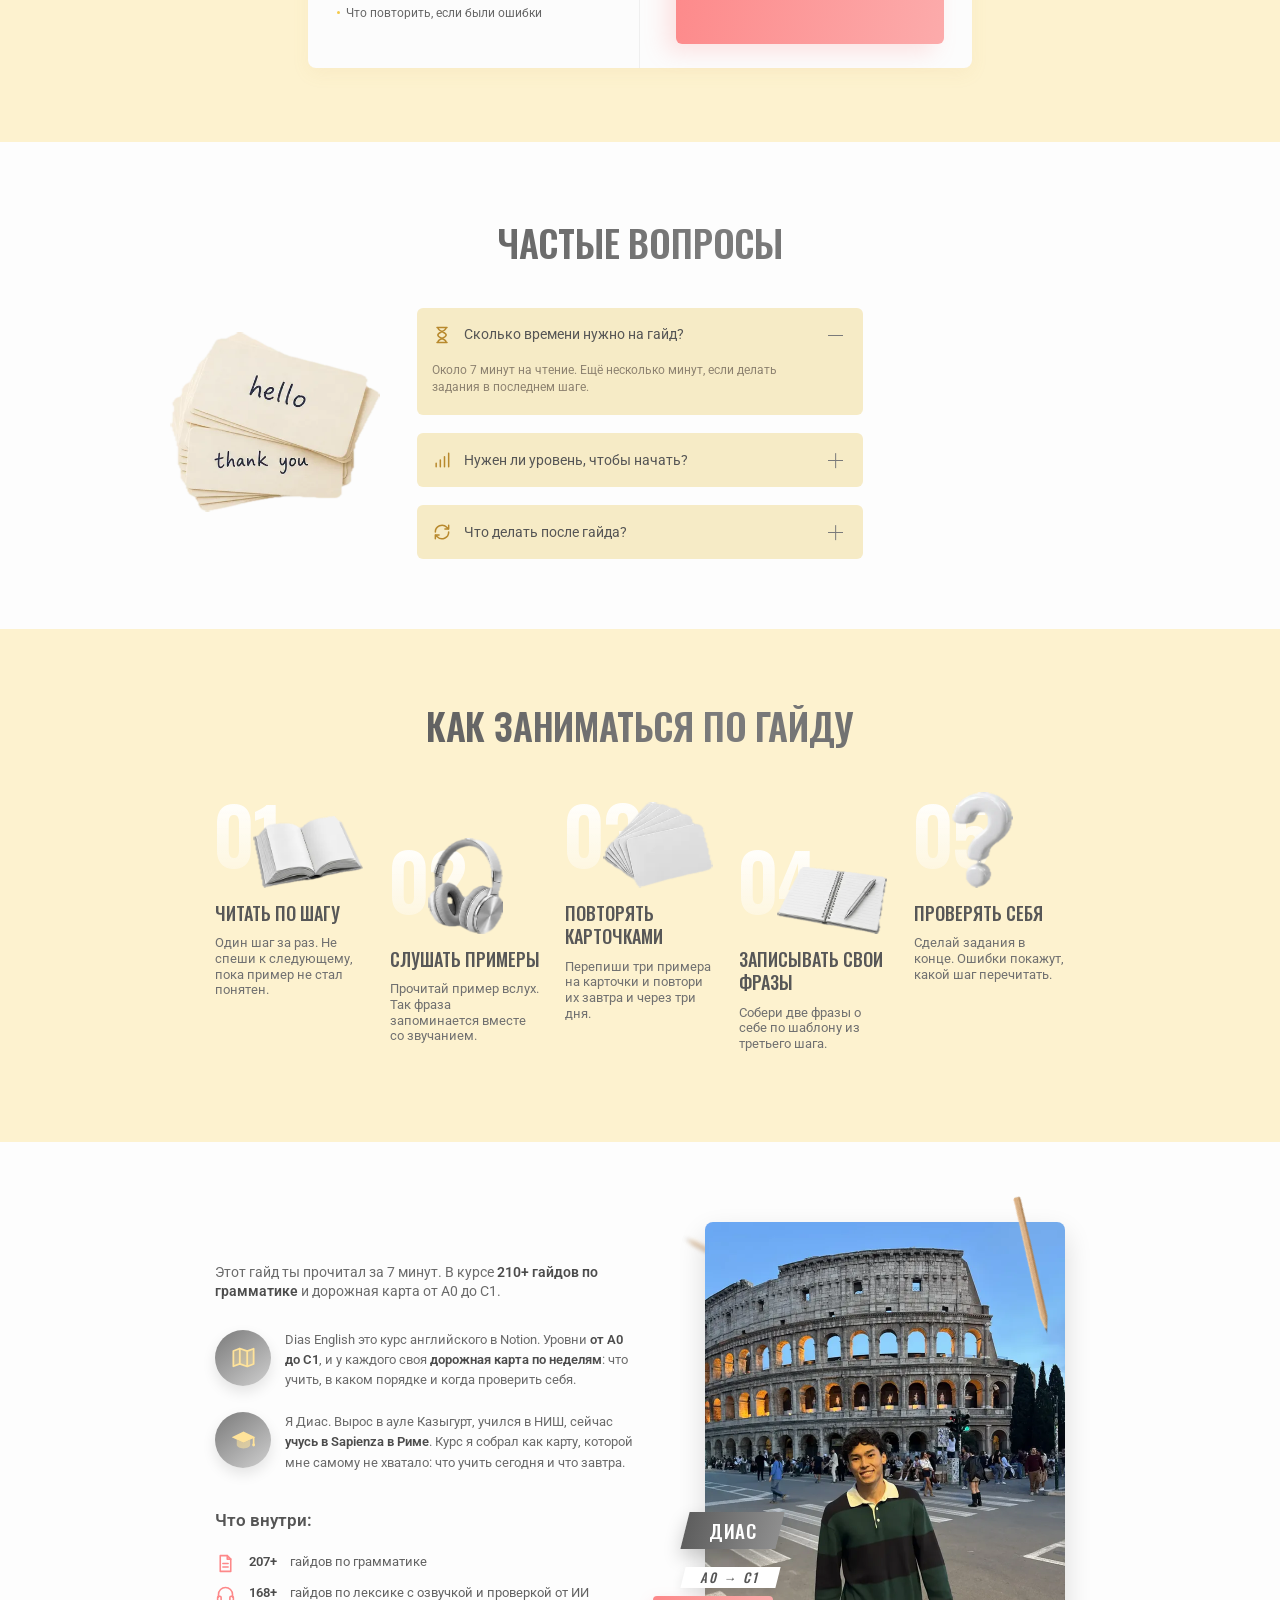
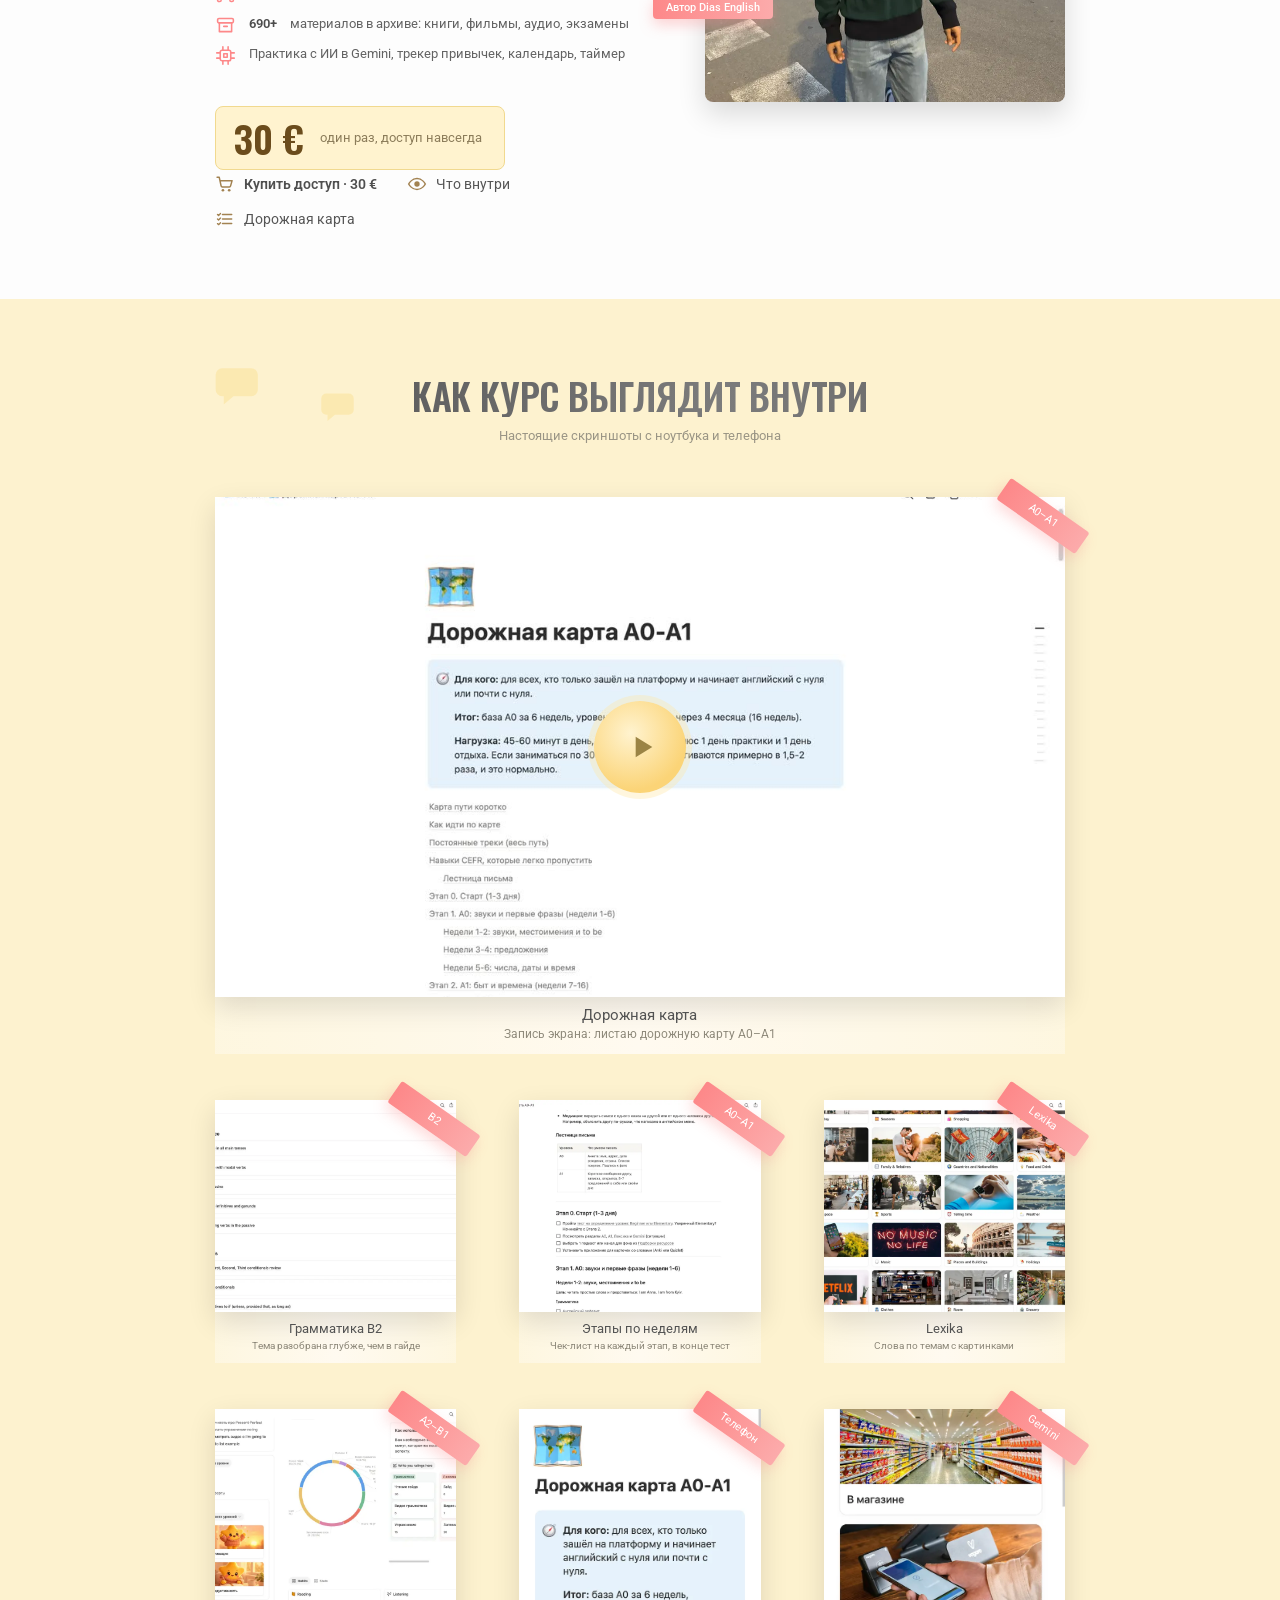
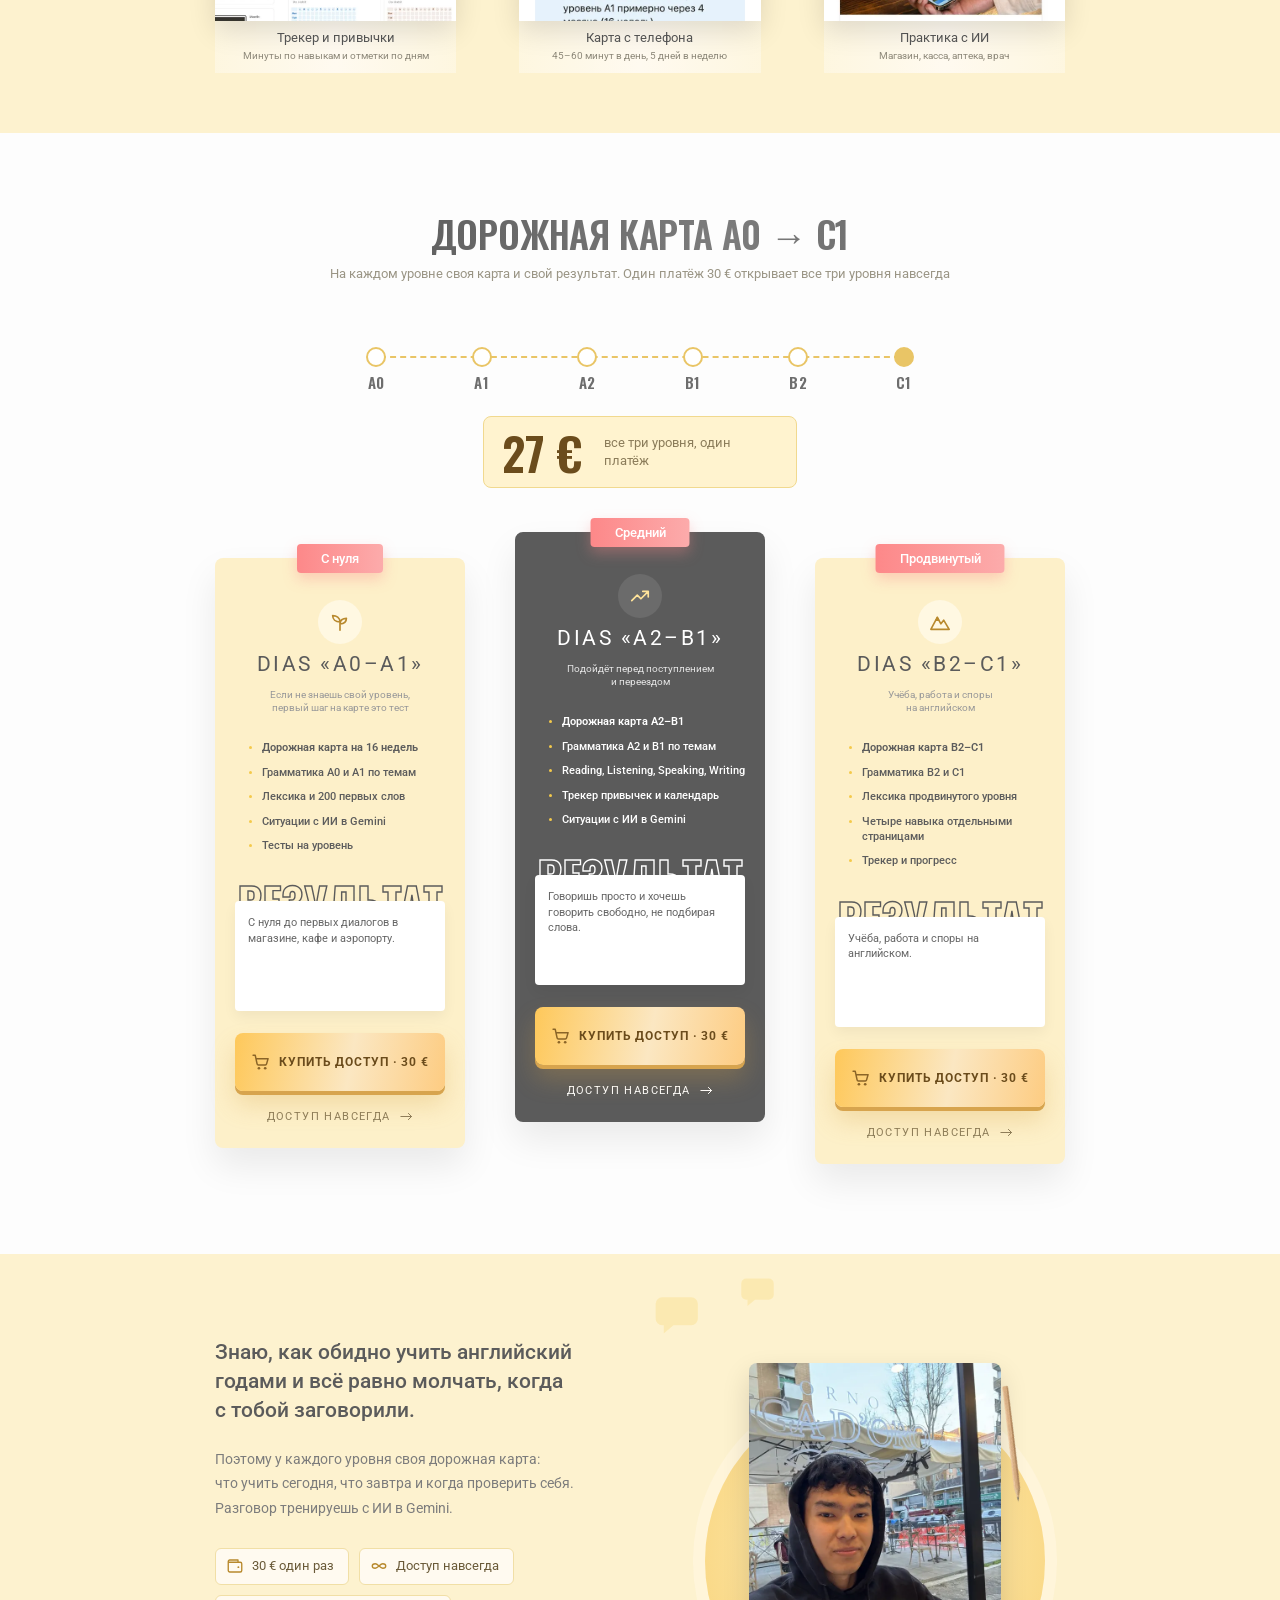
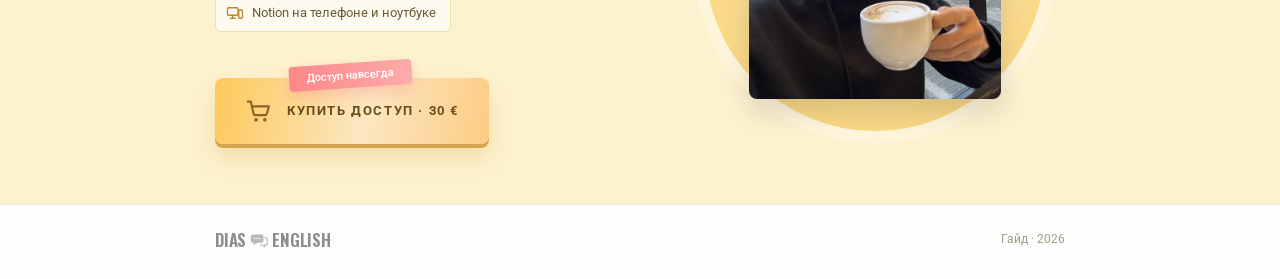
<file: lesson/index.html>
<!doctype html>
<html lang="ru"><head><meta charset="utf-8"><meta name="viewport" content="width=device-width, initial-scale=1">
<title>Гайд</title><meta http-equiv="refresh" content="0; url=../en/"><link rel="canonical" href="../en/">
<script>location.replace("../en/" + location.hash);</script>
<style>body{margin:0;min-height:100vh;display:flex;align-items:center;justify-content:center;background:#fdf2cf;font:15px/1.4 system-ui,sans-serif;color:#5a5a5a}a{color:#6b4c1c}</style>
</head><body><p>Переходим на страницу гайда: <a href="../en/">../en/</a></p></body></html>
</file>
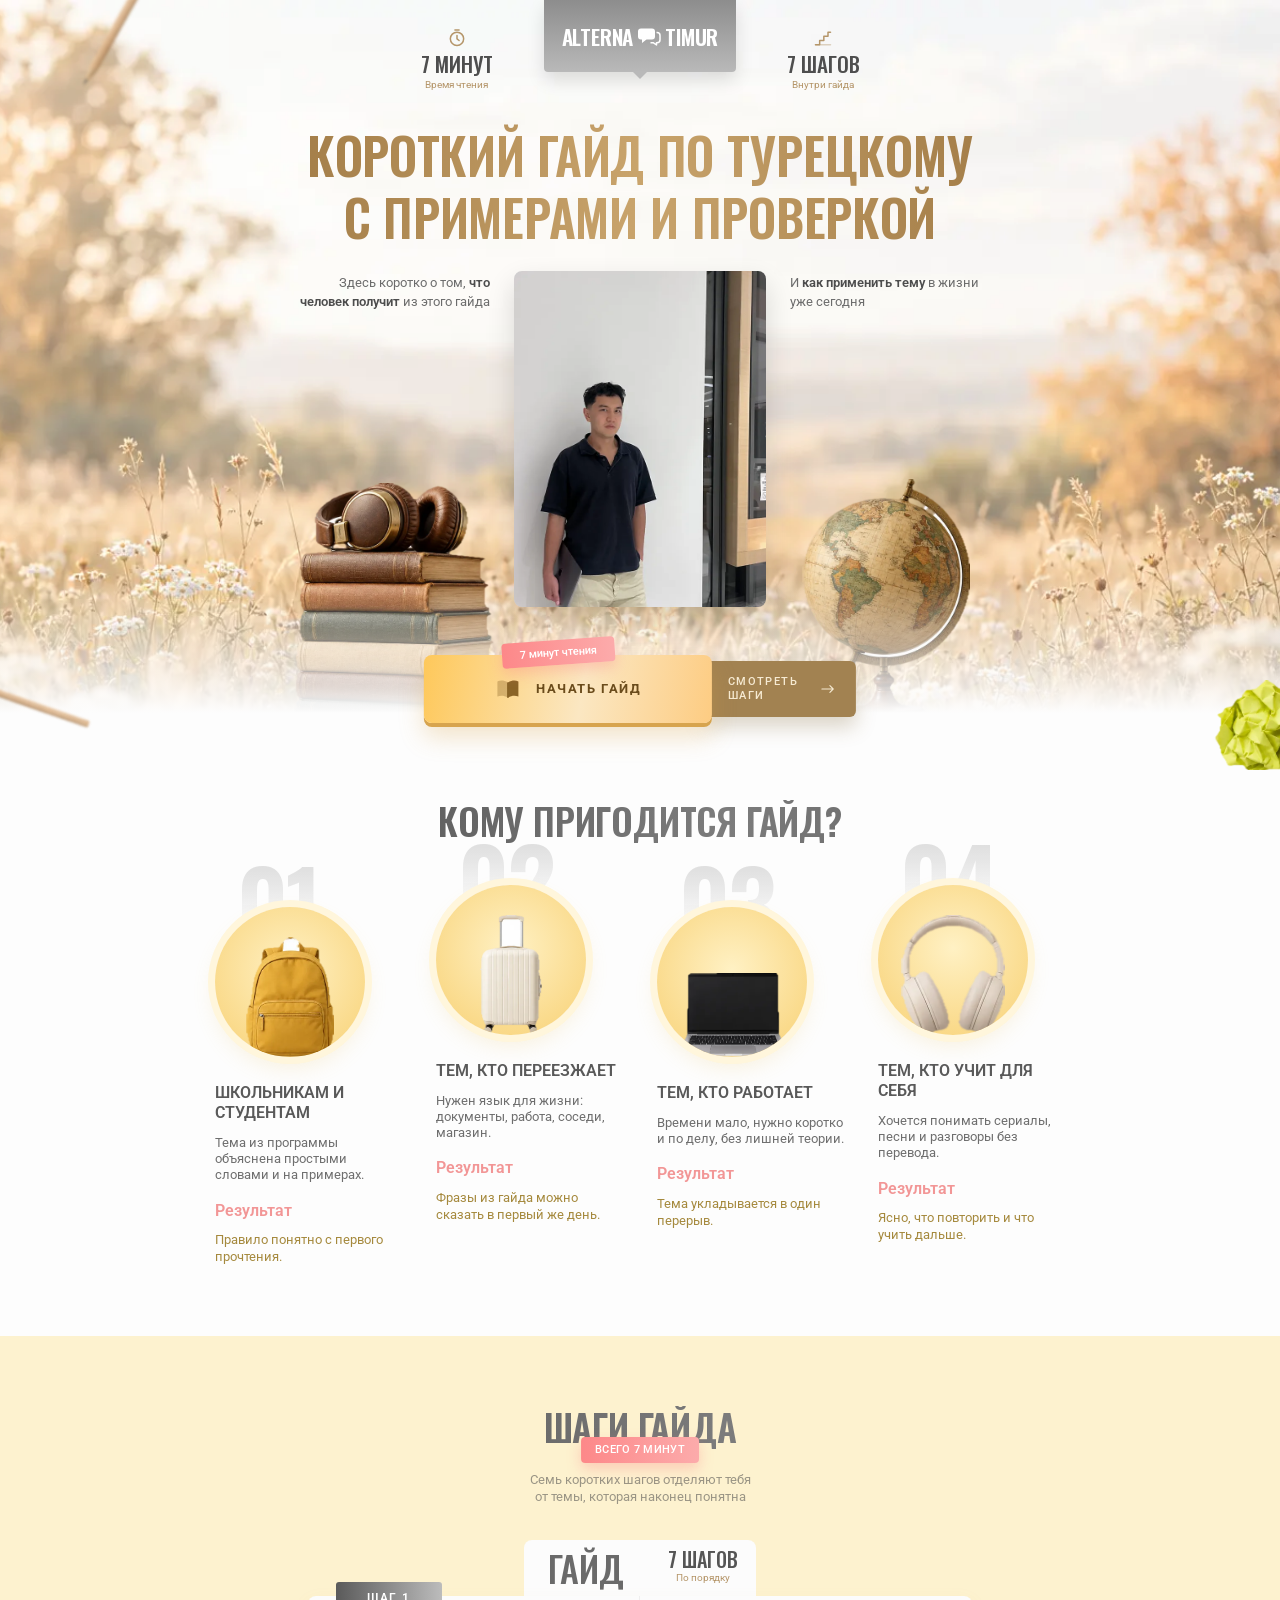
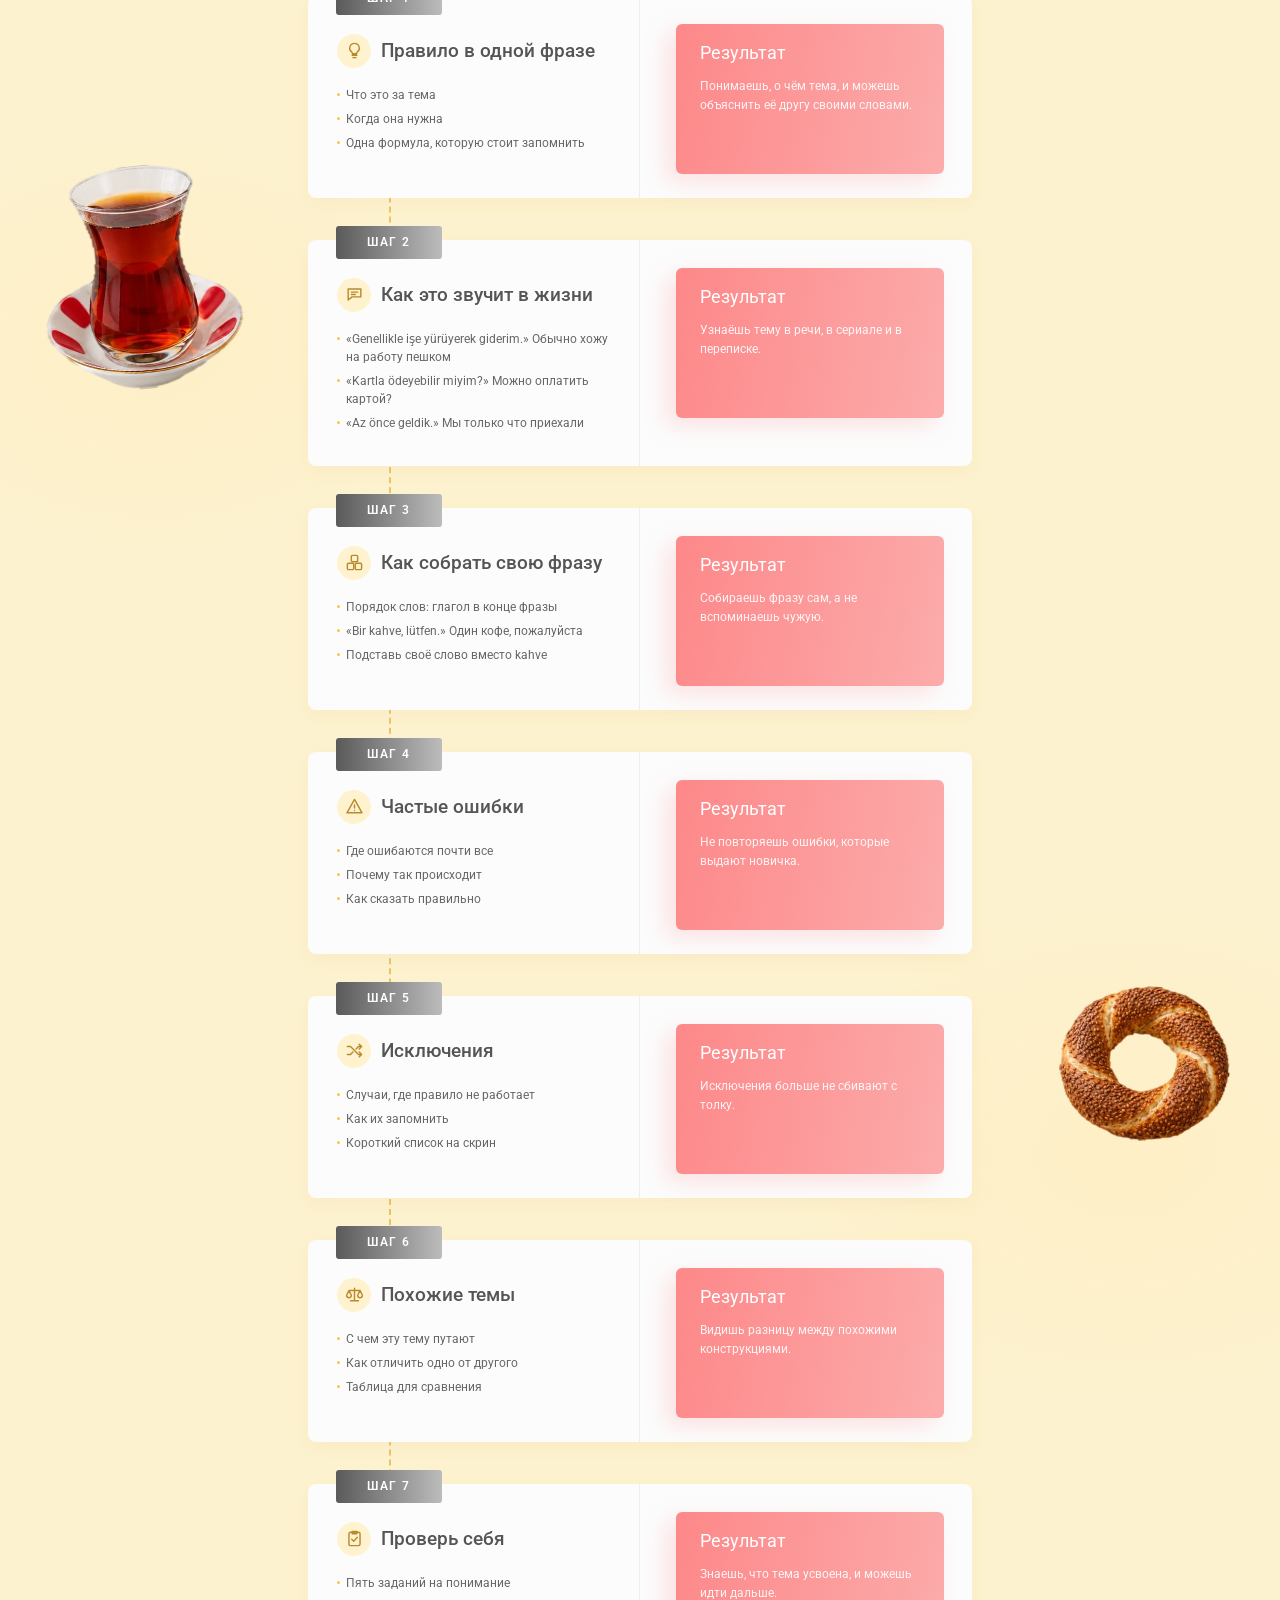
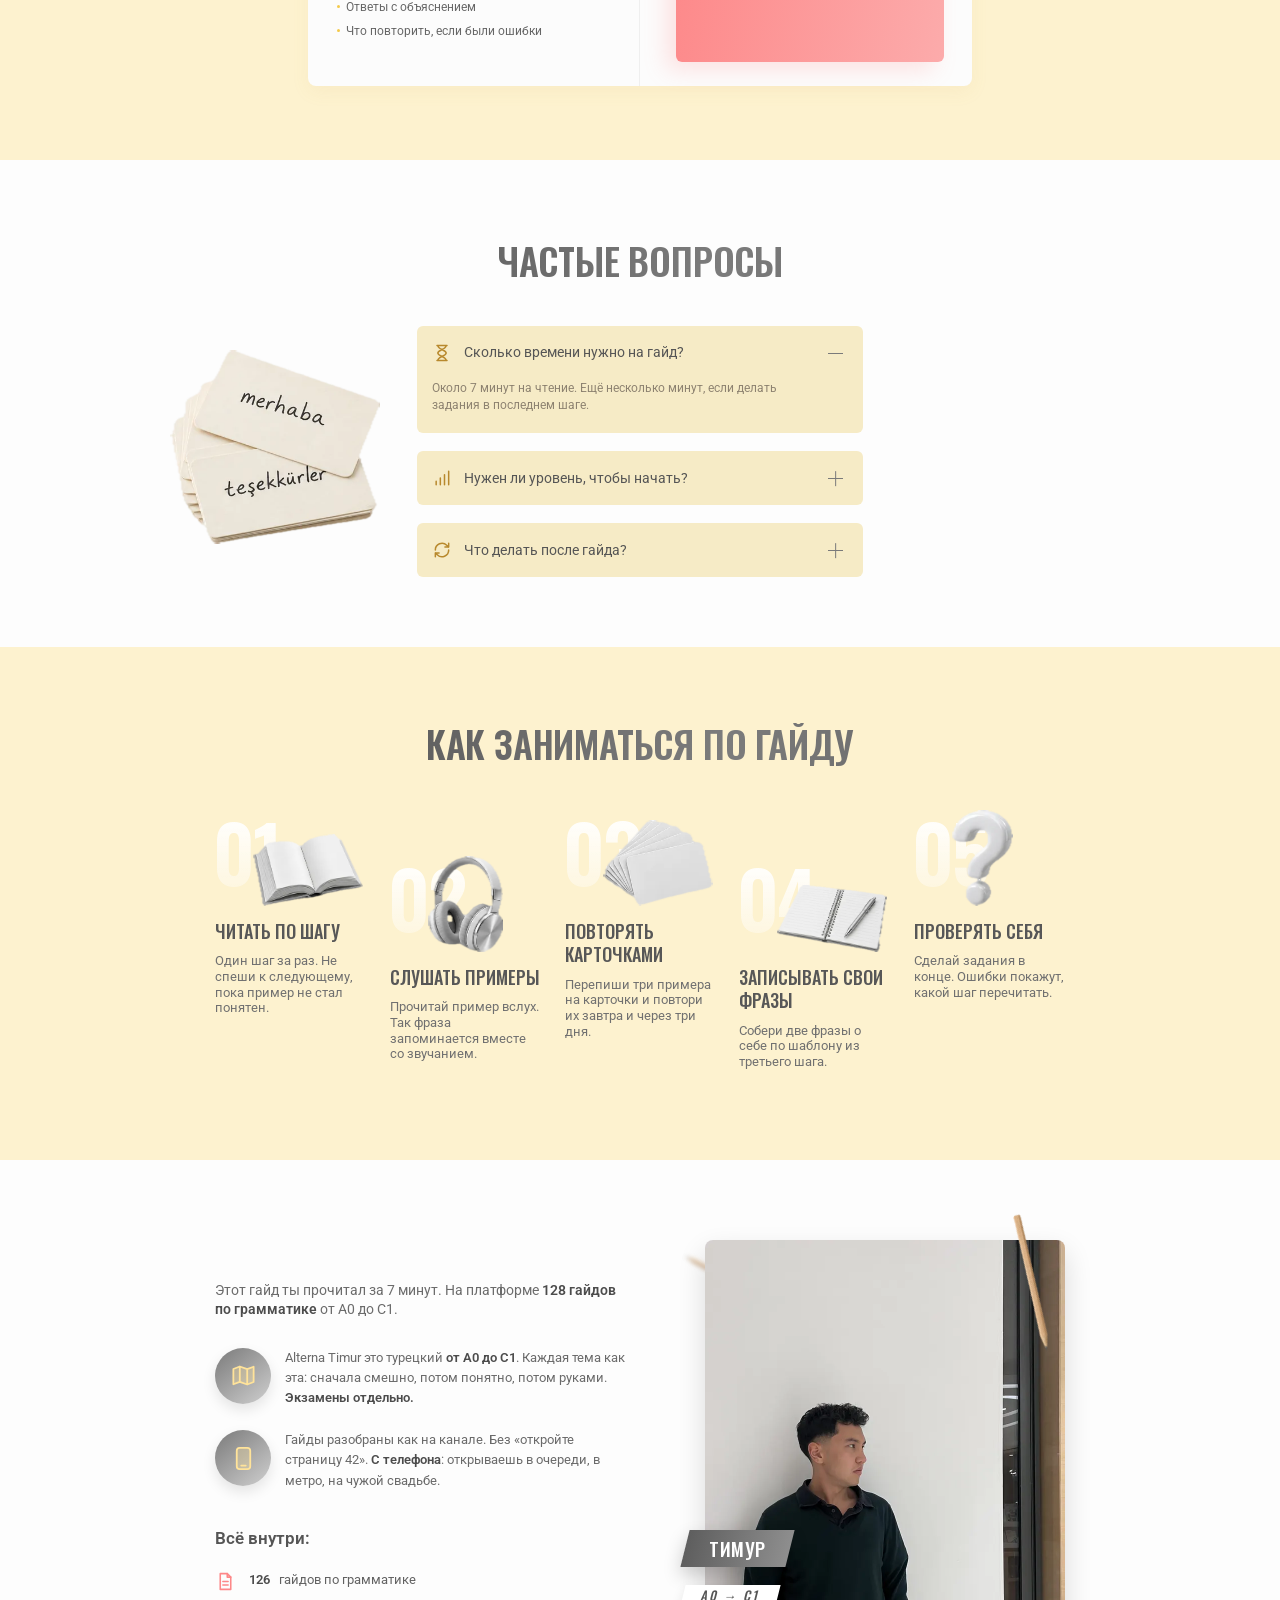
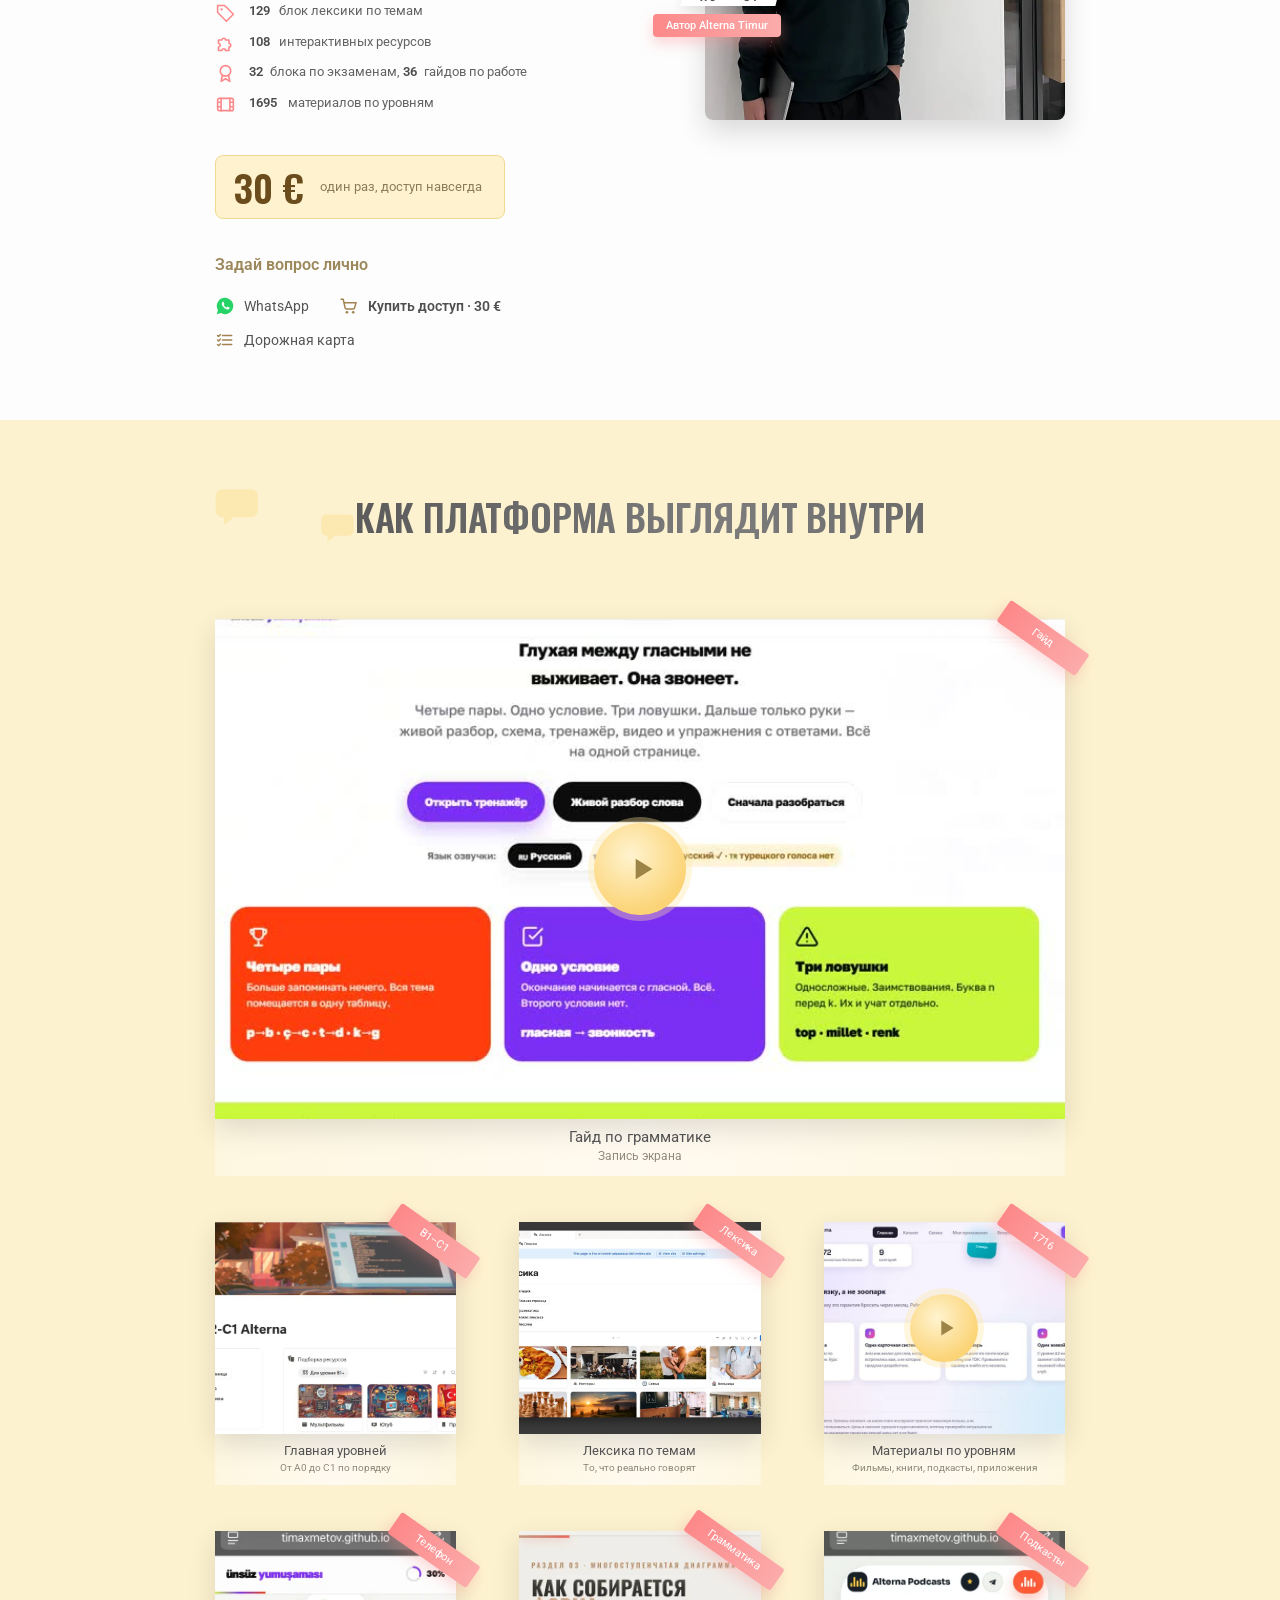
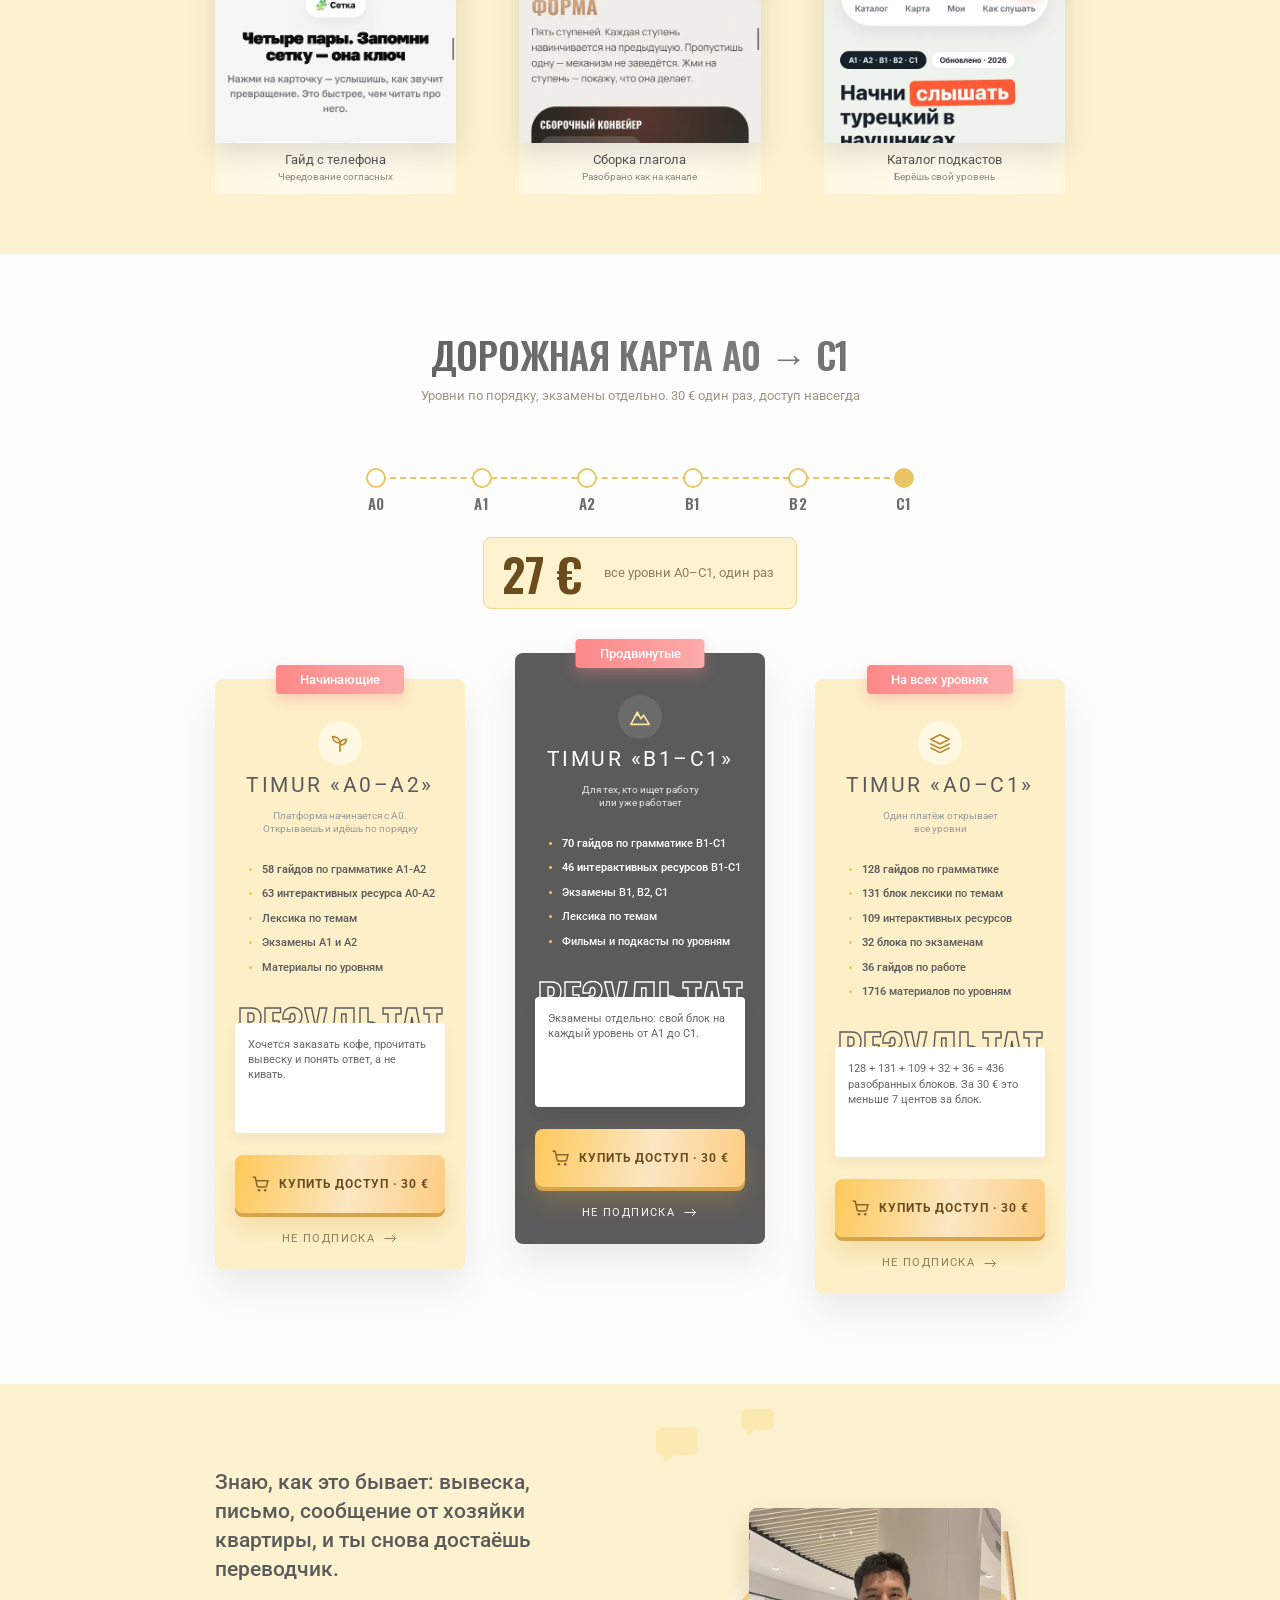
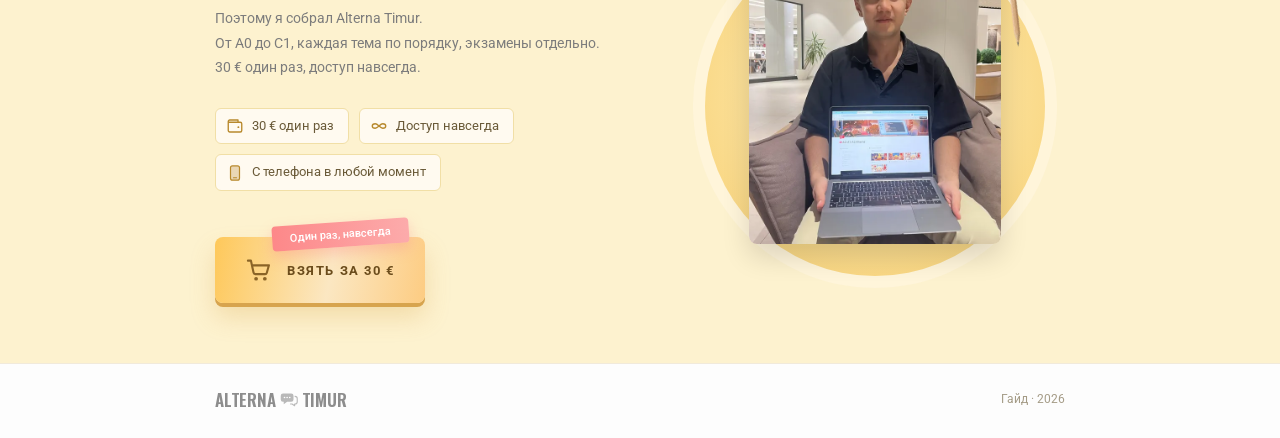
<file: tr/index.html>
<!doctype html>
<html lang="ru" data-variant="tr">
<head>
<meta charset="utf-8">
<meta name="viewport" content="width=device-width, initial-scale=1">
<title>Гайд по турецкому за 7 минут</title>
<meta name="description" content="Короткий гайд по турецкому: правило, примеры, ошибки и проверка.">
<link rel="preload" href="../assets/fonts/oswald-cyrillic.woff2" as="font" type="font/woff2" crossorigin>
<link rel="preload" href="../assets/fonts/roboto-cyrillic-wght-normal.woff2" as="font" type="font/woff2" crossorigin>
<link rel="icon" href="data:image/svg+xml,%3Csvg xmlns=%27http://www.w3.org/2000/svg%27 viewBox=%270 0 32 32%27%3E%3Crect width=%2732%27 height=%2732%27 rx=%277%27 fill=%27%23a28251%27/%3E%3Cpath d=%27M8 9h13a3 3 0 0 1 3 3v6a3 3 0 0 1-3 3h-7l-5 4v-4H8a3 3 0 0 1-3-3v-6a3 3 0 0 1 3-3z%27 fill=%27%23fdf2cf%27/%3E%3C/svg%3E">
<link rel="stylesheet" href="../assets/style.css">
<script defer src="content.js"></script>
<script defer src="../assets/app.js"></script>
</head>
<body data-page="main" data-base="../">
<svg width="0" height="0" style="position:absolute" aria-hidden="true">
<symbol id="i-book" viewBox="0 0 24 24"><path d="M3 5.5c2.6-1.1 5.6-1.1 9 .9v13c-3.4-2-6.4-2-9-.9z" fill="currentColor" opacity=".35"/><path d="M21 5.5c-2.6-1.1-5.6-1.1-9 .9v13c3.4-2 6.4-2 9-.9z" fill="currentColor"/><path d="M12 6.4v13" stroke="currentColor" stroke-width="1.4"/></symbol>
<symbol id="i-arrow" viewBox="0 0 24 24"><path d="M3 12h17m-5-5 5 5-5 5" fill="none" stroke="currentColor" stroke-width="1.6" stroke-linecap="round" stroke-linejoin="round"/></symbol>
<symbol id="i-cart" viewBox="0 0 24 24"><path d="M2.5 4h2.6l2.2 10.2a1.6 1.6 0 0 0 1.6 1.3h8.2a1.6 1.6 0 0 0 1.6-1.2L20.5 8H6.1" fill="none" stroke="currentColor" stroke-width="1.8" stroke-linecap="round" stroke-linejoin="round"/><circle cx="9.5" cy="19.5" r="1.6" fill="currentColor"/><circle cx="17" cy="19.5" r="1.6" fill="currentColor"/></symbol>
<symbol id="i-eye" viewBox="0 0 24 24"><path d="M2 12s3.6-6.5 10-6.5S22 12 22 12s-3.6 6.5-10 6.5S2 12 2 12z" fill="none" stroke="currentColor" stroke-width="1.8"/><circle cx="12" cy="12" r="3.2" fill="currentColor"/></symbol>
<symbol id="i-list" viewBox="0 0 24 24"><path d="M9 6.5h11M9 12h11M9 17.5h11" stroke="currentColor" stroke-width="1.8" stroke-linecap="round"/><path d="m3 6.5 1.3 1.3L6.6 5.4M3 12l1.3 1.3 2.3-2.4M3 17.5l1.3 1.3 2.3-2.4" fill="none" stroke="currentColor" stroke-width="1.6" stroke-linecap="round" stroke-linejoin="round"/></symbol>
<symbol id="i-map" viewBox="0 0 24 24"><path d="M3 6.2 8.7 4l6.6 2.4L21 4.2v13.6l-5.7 2.2-6.6-2.4L3 19.8z" fill="currentColor" opacity=".3"/><path d="M3 6.2 8.7 4l6.6 2.4L21 4.2v13.6l-5.7 2.2-6.6-2.4L3 19.8zM8.7 4v13.6m6.6-11.2V20" fill="none" stroke="currentColor" stroke-width="1.6" stroke-linejoin="round"/></symbol>
<symbol id="i-cap" viewBox="0 0 24 24"><path d="M12 4 1.5 9 12 14l10.5-5z" fill="currentColor"/><path d="M6 11.3v4.4c0 1.5 2.7 3.3 6 3.3s6-1.8 6-3.3v-4.4L12 14z" fill="currentColor" opacity=".55"/><path d="M21 9.6v5.2" stroke="currentColor" stroke-width="1.5" stroke-linecap="round"/><circle cx="21" cy="16" r="1.3" fill="currentColor"/></symbol>
<symbol id="i-phone" viewBox="0 0 24 24"><rect x="6" y="2.5" width="12" height="19" rx="2.6" fill="currentColor" opacity=".3"/><rect x="6" y="2.5" width="12" height="19" rx="2.6" fill="none" stroke="currentColor" stroke-width="1.6"/><path d="M10 18.3h4" stroke="currentColor" stroke-width="1.6" stroke-linecap="round"/></symbol>
<symbol id="i-wa" viewBox="0 0 24 24"><path d="M12 2.2a9.8 9.8 0 0 0-8.5 14.7L2.2 21.8l5-1.3A9.8 9.8 0 1 0 12 2.2z" fill="#25d366"/><path d="M8.6 7.3c.2-.4.4-.4.7-.4h.5c.2 0 .4 0 .6.5l.8 1.9c.1.2.1.4 0 .6l-.5.7c-.1.2-.2.3 0 .6.7 1.2 1.6 2 2.8 2.6.3.2.5.1.6 0l.7-.9c.2-.2.4-.2.6-.1l1.8.9c.3.1.4.2.4.4 0 .6-.3 1.4-.9 1.8-.7.4-1.6.6-3.6-.3-2.4-1-3.9-3.4-4-3.6-.2-.2-1-1.3-1-2.5s.6-1.8.9-2.2z" fill="#fff"/></symbol>
<symbol id="i-play" viewBox="0 0 24 24"><path d="M8 5.5v13l10.5-6.5z" fill="currentColor"/></symbol>
<symbol id="i-bubble" viewBox="0 0 24 24"><path d="M4 4.5h11a3 3 0 0 1 3 3v5a3 3 0 0 1-3 3H9.5L5 19v-3.5H4a3 3 0 0 1-3-3v-5a3 3 0 0 1 3-3z" fill="currentColor"/><path d="M19.5 8.5H20a3 3 0 0 1 3 3v4.2a3 3 0 0 1-3 3h-.5V21l-3.4-2.3h-2.6" fill="none" stroke="currentColor" stroke-width="1.5" stroke-linejoin="round"/><circle cx="6" cy="10" r="1.1" fill="#fff"/><circle cx="9.5" cy="10" r="1.1" fill="#fff"/><circle cx="13" cy="10" r="1.1" fill="#fff"/></symbol>
<symbol id="i-clock" viewBox="0 0 24 24"><circle cx="12" cy="13" r="8" fill="none" stroke="currentColor" stroke-width="1.8" stroke-linecap="round" stroke-linejoin="round"/><path d="M12 9v4l2.5 2M9.5 2.5h5" fill="none" stroke="currentColor" stroke-width="1.8" stroke-linecap="round" stroke-linejoin="round"/></symbol>
<symbol id="i-stairs" viewBox="0 0 24 24"><path d="M3 20h5v-5h5v-5h5V5h3" fill="none" stroke="currentColor" stroke-width="1.8" stroke-linecap="round" stroke-linejoin="round"/><path d="M3 20h18" fill="none" stroke="currentColor" stroke-width="1.8" stroke-linecap="round" stroke-linejoin="round" opacity=".4"/></symbol>
<symbol id="i-bulb" viewBox="0 0 24 24"><path d="M9 18h6M10 21h4M12 3a6 6 0 0 0-3.6 10.8c.6.5 1 1.2 1 2V16h5.2v-.2c0-.8.4-1.5 1-2A6 6 0 0 0 12 3z" fill="none" stroke="currentColor" stroke-width="1.8" stroke-linecap="round" stroke-linejoin="round"/></symbol>
<symbol id="i-chat" viewBox="0 0 24 24"><path d="M4 5h16v10H9l-5 4z" fill="none" stroke="currentColor" stroke-width="1.8" stroke-linecap="round" stroke-linejoin="round"/><path d="M8 9h8M8 12h5" fill="none" stroke="currentColor" stroke-width="1.8" stroke-linecap="round" stroke-linejoin="round"/></symbol>
<symbol id="i-blocks" viewBox="0 0 24 24"><rect x="3" y="13" width="8" height="8" rx="1.5" fill="none" stroke="currentColor" stroke-width="1.8" stroke-linecap="round" stroke-linejoin="round"/><rect x="13" y="13" width="8" height="8" rx="1.5" fill="none" stroke="currentColor" stroke-width="1.8" stroke-linecap="round" stroke-linejoin="round"/><rect x="8" y="3" width="8" height="8" rx="1.5" fill="none" stroke="currentColor" stroke-width="1.8" stroke-linecap="round" stroke-linejoin="round"/></symbol>
<symbol id="i-alert" viewBox="0 0 24 24"><path d="M12 3 2.5 20h19z" fill="none" stroke="currentColor" stroke-width="1.8" stroke-linecap="round" stroke-linejoin="round"/><path d="M12 10v4M12 17h.01" fill="none" stroke="currentColor" stroke-width="1.8" stroke-linecap="round" stroke-linejoin="round"/></symbol>
<symbol id="i-shuffle" viewBox="0 0 24 24"><path d="M3 7h4l10 10h4M3 17h4l3-3M14 10l3-3h4M18 4l3 3-3 3M18 14l3 3-3 3" fill="none" stroke="currentColor" stroke-width="1.8" stroke-linecap="round" stroke-linejoin="round"/></symbol>
<symbol id="i-scale" viewBox="0 0 24 24"><path d="M12 4v16M7 20h10M5 7h14M5 7l-3 6a3 3 0 0 0 6 0zM19 7l-3 6a3 3 0 0 0 6 0z" fill="none" stroke="currentColor" stroke-width="1.8" stroke-linecap="round" stroke-linejoin="round"/></symbol>
<symbol id="i-clipboard" viewBox="0 0 24 24"><rect x="5" y="4" width="14" height="17" rx="2" fill="none" stroke="currentColor" stroke-width="1.8" stroke-linecap="round" stroke-linejoin="round"/><path d="M9 3h6v3H9zM8.5 13l2.5 2.5 4.5-5" fill="none" stroke="currentColor" stroke-width="1.8" stroke-linecap="round" stroke-linejoin="round"/></symbol>
<symbol id="i-hourglass" viewBox="0 0 24 24"><path d="M6 3h12M6 21h12M7 3c0 5 10 5 10 9s-10 4-10 9M17 3c0 5-10 5-10 9s10 4 10 9" fill="none" stroke="currentColor" stroke-width="1.8" stroke-linecap="round" stroke-linejoin="round"/></symbol>
<symbol id="i-signal" viewBox="0 0 24 24"><path d="M5 20v-4M10 20v-8M15 20v-12M20 20V4" fill="none" stroke="currentColor" stroke-width="1.8" stroke-linecap="round" stroke-linejoin="round"/></symbol>
<symbol id="i-repeat" viewBox="0 0 24 24"><path d="M4 12a8 8 0 0 1 13.7-5.7L20 8.5M20 4v4.5h-4.5M20 12a8 8 0 0 1-13.7 5.7L4 15.5M4 20v-4.5h4.5" fill="none" stroke="currentColor" stroke-width="1.8" stroke-linecap="round" stroke-linejoin="round"/></symbol>
<symbol id="i-doc" viewBox="0 0 24 24"><path d="M6 3h8l4 4v14H6z" fill="none" stroke="currentColor" stroke-width="1.8" stroke-linecap="round" stroke-linejoin="round"/><path d="M14 3v4h4M9 12h6M9 16h6" fill="none" stroke="currentColor" stroke-width="1.8" stroke-linecap="round" stroke-linejoin="round"/></symbol>
<symbol id="i-headset" viewBox="0 0 24 24"><path d="M4 15v-3a8 8 0 0 1 16 0v3" fill="none" stroke="currentColor" stroke-width="1.8" stroke-linecap="round" stroke-linejoin="round"/><rect x="3" y="14" width="4" height="6" rx="1.5" fill="none" stroke="currentColor" stroke-width="1.8" stroke-linecap="round" stroke-linejoin="round"/><rect x="17" y="14" width="4" height="6" rx="1.5" fill="none" stroke="currentColor" stroke-width="1.8" stroke-linecap="round" stroke-linejoin="round"/></symbol>
<symbol id="i-archive" viewBox="0 0 24 24"><rect x="3" y="4" width="18" height="5" rx="1.5" fill="none" stroke="currentColor" stroke-width="1.8" stroke-linecap="round" stroke-linejoin="round"/><path d="M5 9v10h14V9M10 13h4" fill="none" stroke="currentColor" stroke-width="1.8" stroke-linecap="round" stroke-linejoin="round"/></symbol>
<symbol id="i-cpu" viewBox="0 0 24 24"><rect x="6" y="6" width="12" height="12" rx="2" fill="none" stroke="currentColor" stroke-width="1.8" stroke-linecap="round" stroke-linejoin="round"/><path d="M10 10h4v4h-4zM9 2v4M15 2v4M9 18v4M15 18v4M2 9h4M2 15h4M18 9h4M18 15h4" fill="none" stroke="currentColor" stroke-width="1.8" stroke-linecap="round" stroke-linejoin="round"/></symbol>
<symbol id="i-tag" viewBox="0 0 24 24"><path d="M3 12V4h8l10 10-8 8z" fill="none" stroke="currentColor" stroke-width="1.8" stroke-linecap="round" stroke-linejoin="round"/><circle cx="7.5" cy="8.5" r="1.3" fill="currentColor"/></symbol>
<symbol id="i-puzzle" viewBox="0 0 24 24"><path d="M4 8h4a2 2 0 1 1 4 0h4v4a2 2 0 1 1 0 4v4h-4a2 2 0 1 0-4 0H4v-4a2 2 0 1 0 0-4z" fill="none" stroke="currentColor" stroke-width="1.8" stroke-linecap="round" stroke-linejoin="round"/></symbol>
<symbol id="i-award" viewBox="0 0 24 24"><circle cx="12" cy="9" r="6" fill="none" stroke="currentColor" stroke-width="1.8" stroke-linecap="round" stroke-linejoin="round"/><path d="m8.5 14-1.5 7 5-3 5 3-1.5-7" fill="none" stroke="currentColor" stroke-width="1.8" stroke-linecap="round" stroke-linejoin="round"/></symbol>
<symbol id="i-film" viewBox="0 0 24 24"><rect x="3" y="5" width="18" height="14" rx="2" fill="none" stroke="currentColor" stroke-width="1.8" stroke-linecap="round" stroke-linejoin="round"/><path d="M7 5v14M17 5v14M3 9.5h4M3 14.5h4M17 9.5h4M17 14.5h4" fill="none" stroke="currentColor" stroke-width="1.8" stroke-linecap="round" stroke-linejoin="round"/></symbol>
<symbol id="i-sprout" viewBox="0 0 24 24"><path d="M12 21v-9M12 12C12 7 8 5 4 5c0 4 3 7 8 7zM12 14c0-4 3-6 7-6 0 3.5-2.5 6-7 6z" fill="none" stroke="currentColor" stroke-width="1.8" stroke-linecap="round" stroke-linejoin="round"/></symbol>
<symbol id="i-trend" viewBox="0 0 24 24"><path d="M3 17l6-6 4 4 8-8M15 7h6v6" fill="none" stroke="currentColor" stroke-width="1.8" stroke-linecap="round" stroke-linejoin="round"/></symbol>
<symbol id="i-mountain" viewBox="0 0 24 24"><path d="M2 20 9 7l4 7 3-4 6 10z" fill="none" stroke="currentColor" stroke-width="1.8" stroke-linecap="round" stroke-linejoin="round"/><path d="M9 7l1.5 3H7.6" fill="none" stroke="currentColor" stroke-width="1.8" stroke-linecap="round" stroke-linejoin="round"/></symbol>
<symbol id="i-layers" viewBox="0 0 24 24"><path d="M12 3 2 8l10 5 10-5zM2 13l10 5 10-5M2 17.5l10 5 10-5" fill="none" stroke="currentColor" stroke-width="1.8" stroke-linecap="round" stroke-linejoin="round"/></symbol>
<symbol id="i-wallet" viewBox="0 0 24 24"><path d="M4 7h15a2 2 0 0 1 2 2v9a2 2 0 0 1-2 2H5a2 2 0 0 1-2-2V6a2 2 0 0 1 2-2h11v3" fill="none" stroke="currentColor" stroke-width="1.8" stroke-linecap="round" stroke-linejoin="round"/><circle cx="16.5" cy="13.5" r="1.3" fill="currentColor"/></symbol>
<symbol id="i-infinity" viewBox="0 0 24 24"><path d="M7 9c-2.2 0-4 1.3-4 3s1.8 3 4 3c3.5 0 6.5-6 10-6 2.2 0 4 1.3 4 3s-1.8 3-4 3c-3.5 0-6.5-6-10-6z" fill="none" stroke="currentColor" stroke-width="1.8" stroke-linecap="round" stroke-linejoin="round"/></symbol>
<symbol id="i-devices" viewBox="0 0 24 24"><rect x="2" y="5" width="14" height="10" rx="1.5" fill="none" stroke="currentColor" stroke-width="1.8" stroke-linecap="round" stroke-linejoin="round"/><path d="M6 19h6M9 15v4" fill="none" stroke="currentColor" stroke-width="1.8" stroke-linecap="round" stroke-linejoin="round"/><rect x="17" y="8" width="5" height="11" rx="1.2" fill="none" stroke="currentColor" stroke-width="1.8" stroke-linecap="round" stroke-linejoin="round"/></symbol>
<symbol id="i-mail" viewBox="0 0 24 24"><rect x="3" y="5" width="18" height="14" rx="2" fill="none" stroke="currentColor" stroke-width="1.8" stroke-linecap="round" stroke-linejoin="round"/><path d="m3.5 6.5 8.5 7 8.5-7" fill="none" stroke="currentColor" stroke-width="1.8" stroke-linecap="round" stroke-linejoin="round"/></symbol>
</svg>
<main id="app"></main>
<noscript><p style="padding:24px;text-align:center">Для этой страницы нужен JavaScript.</p></noscript>
</body>
</html>
</file>
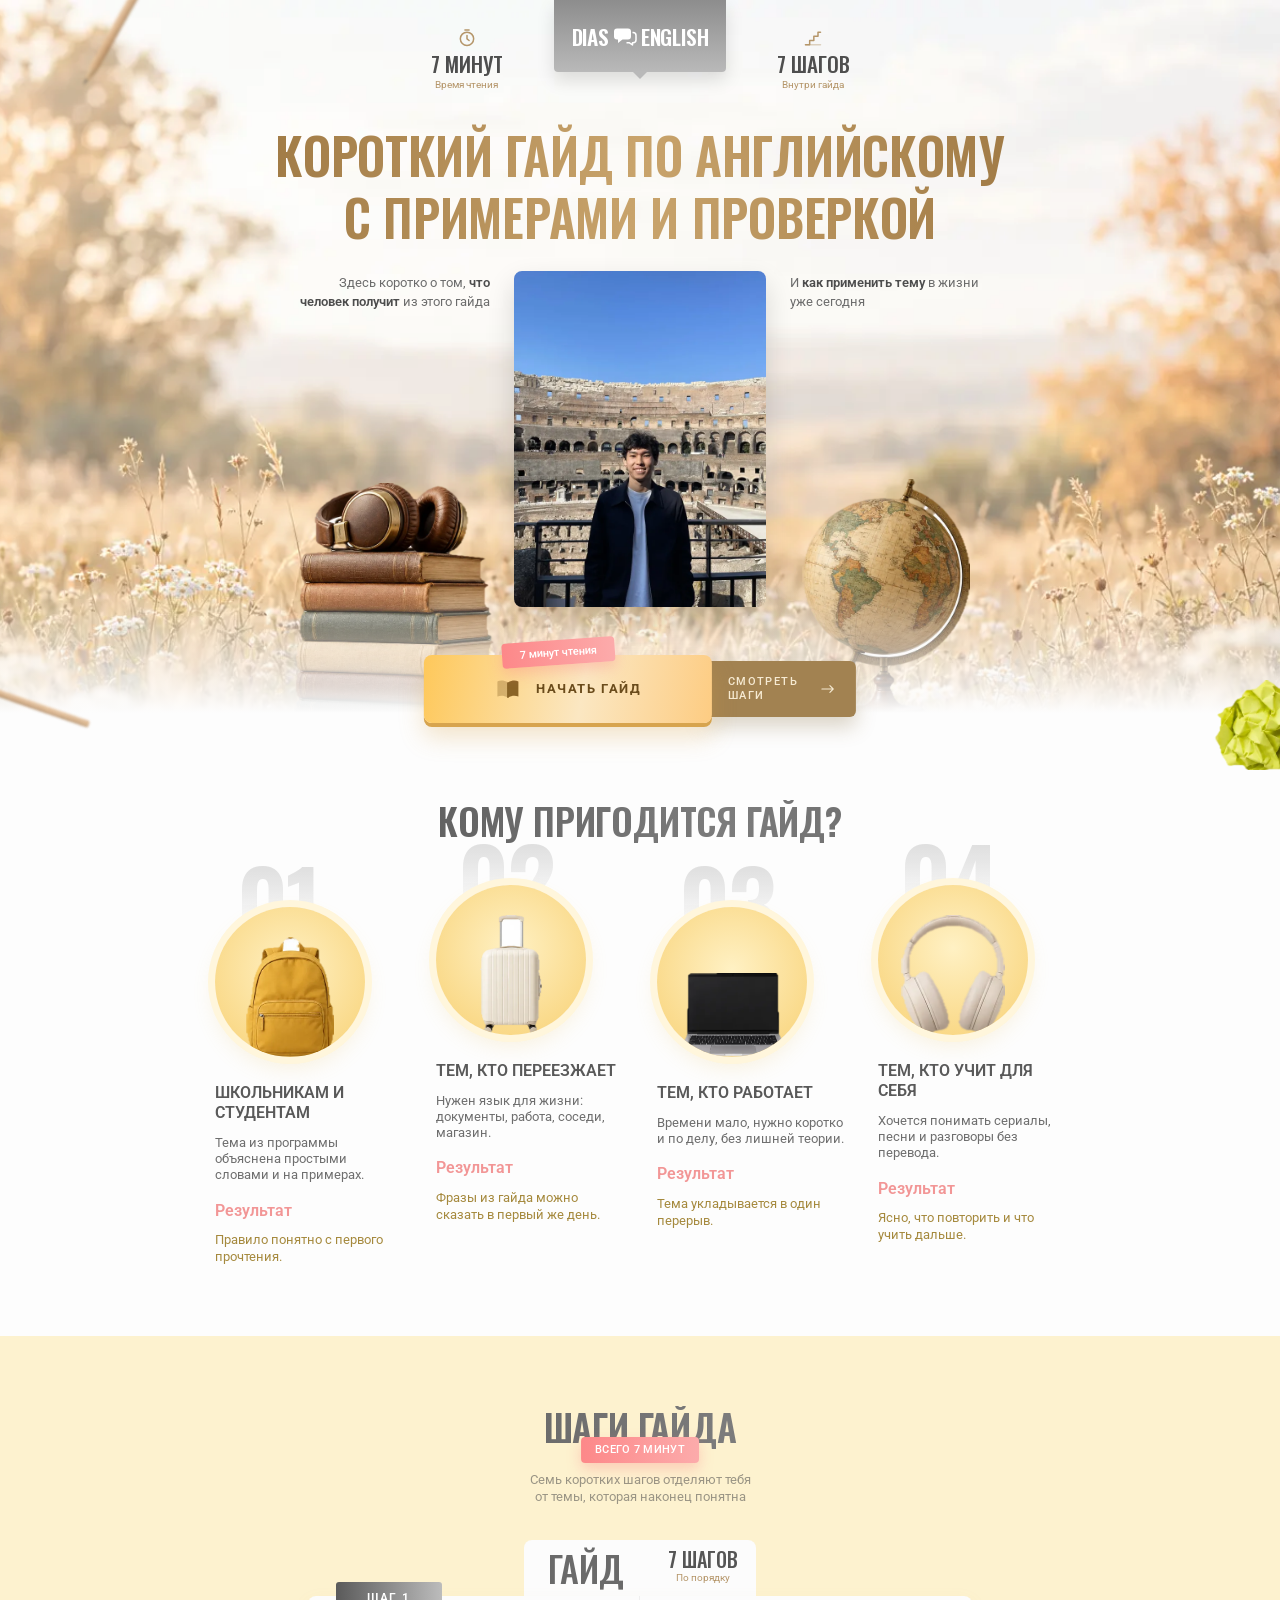
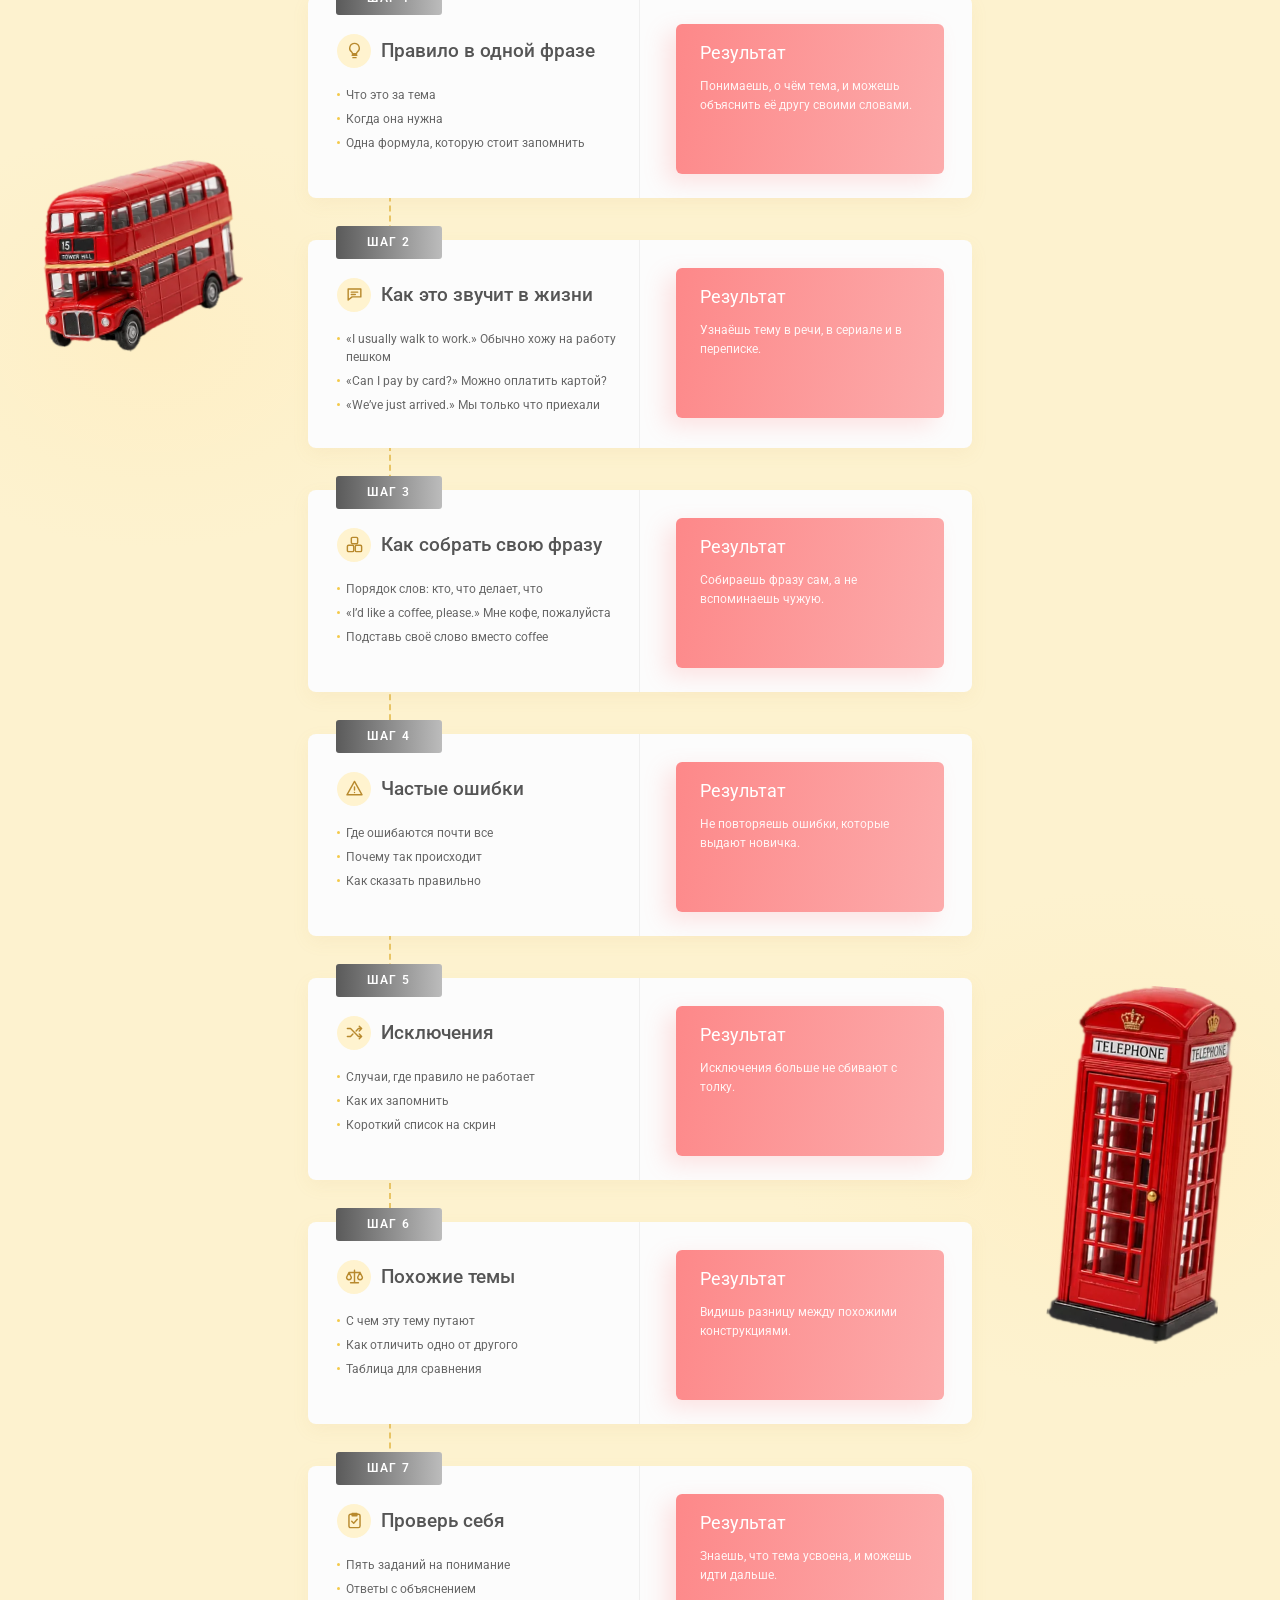
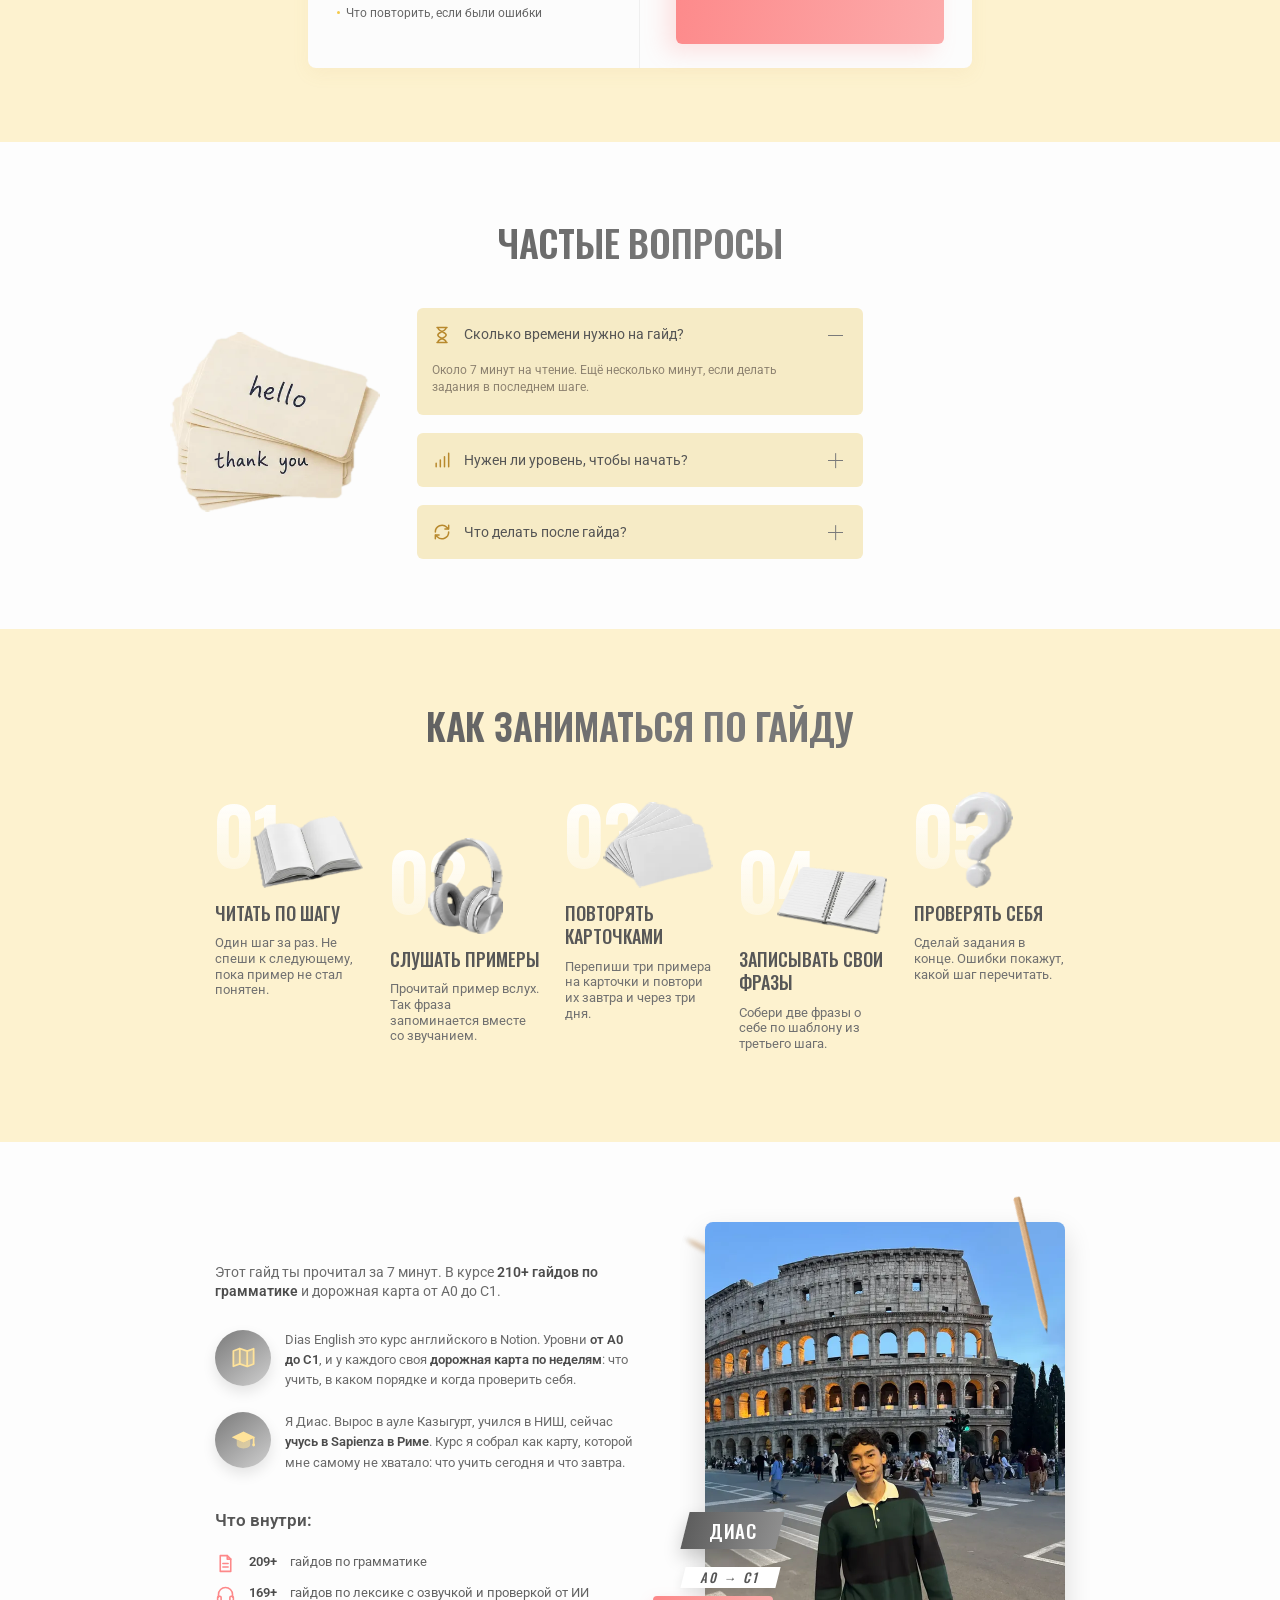
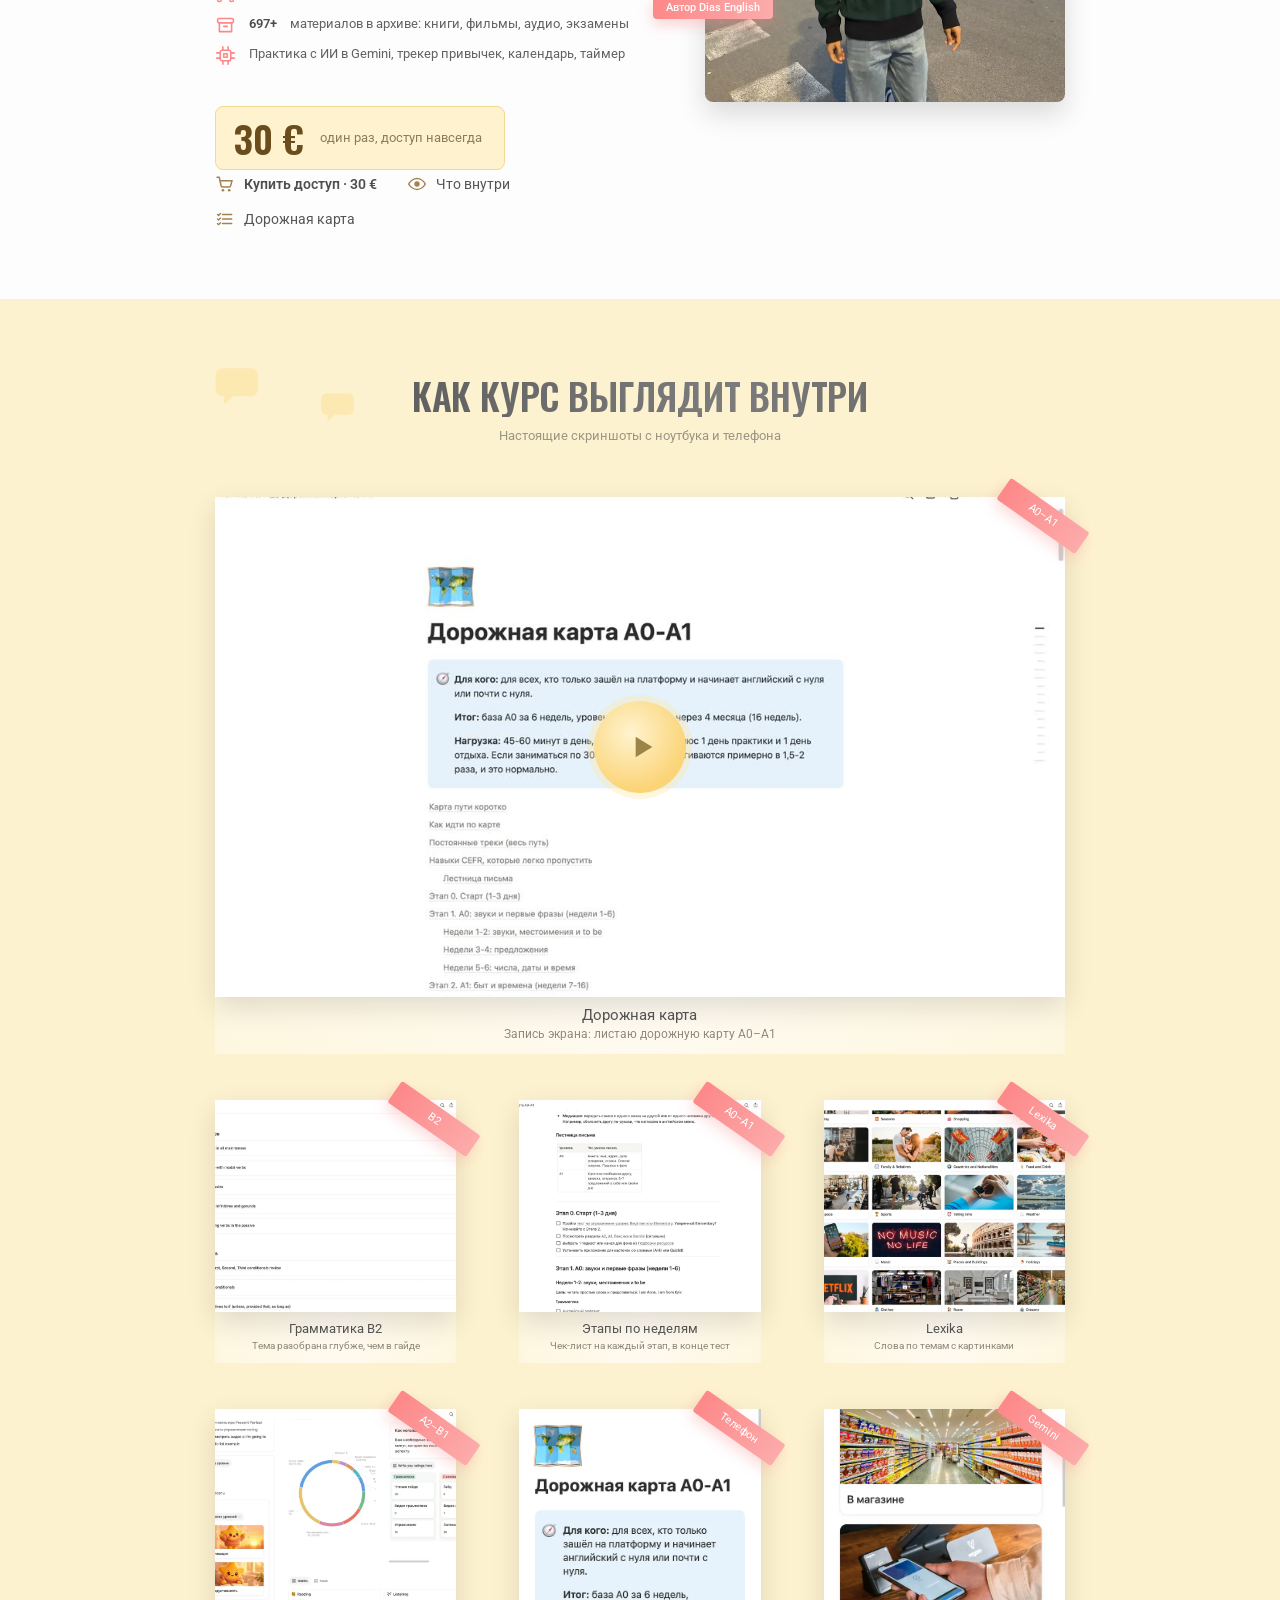
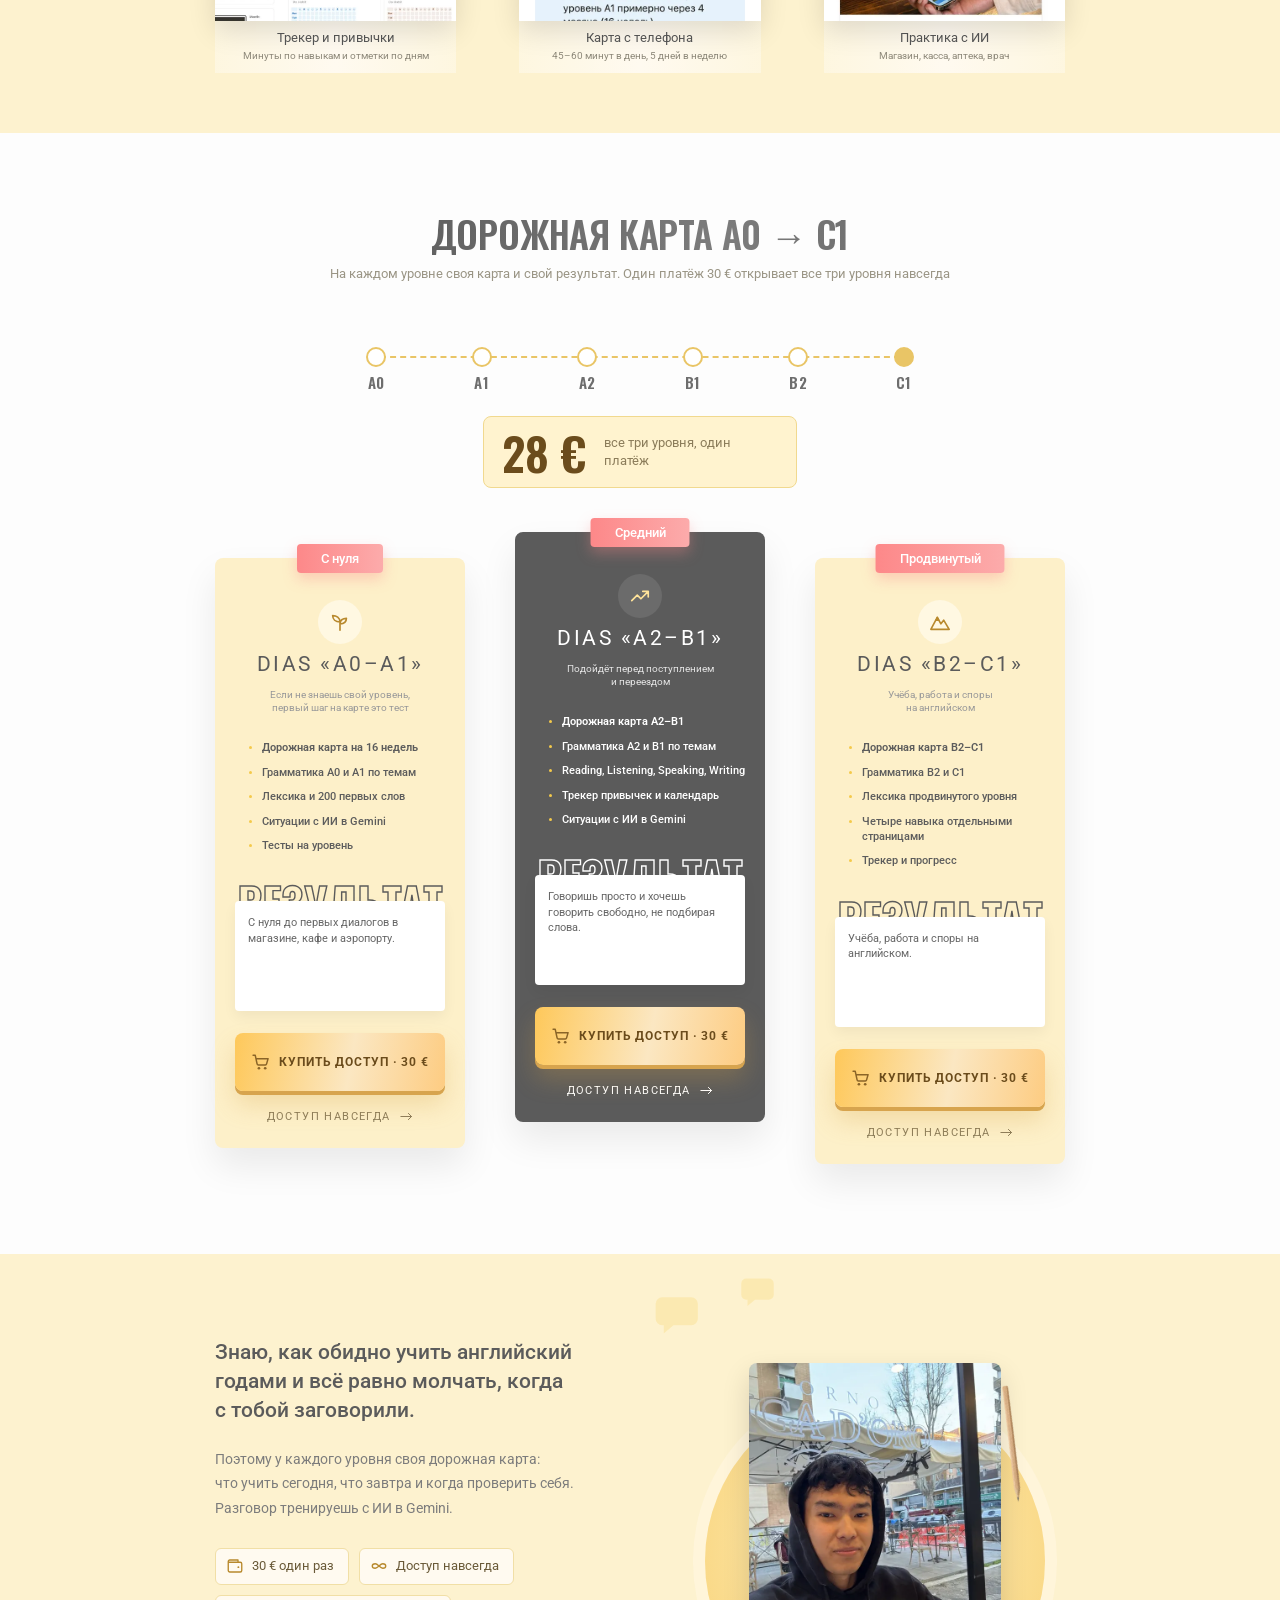
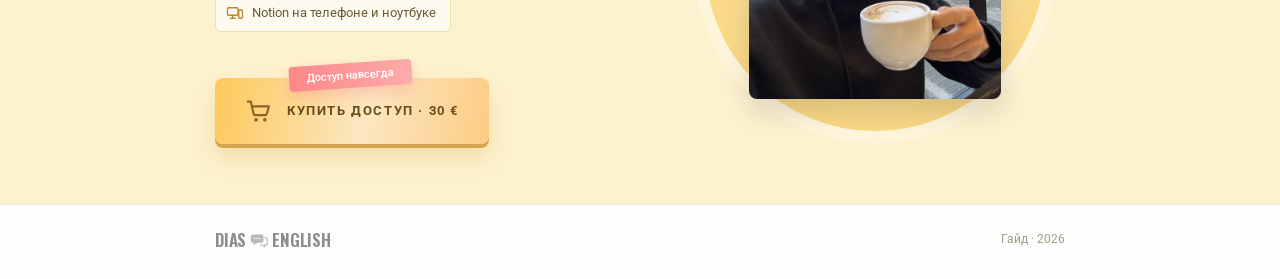
<file: en/lesson/index.html>
<!doctype html>
<html lang="ru"><head><meta charset="utf-8"><meta name="viewport" content="width=device-width, initial-scale=1">
<title>Гайд</title><meta http-equiv="refresh" content="0; url=../"><link rel="canonical" href="../">
<script>location.replace("../" + location.hash);</script>
<style>body{margin:0;min-height:100vh;display:flex;align-items:center;justify-content:center;background:#fdf2cf;font:15px/1.4 system-ui,sans-serif;color:#5a5a5a}a{color:#6b4c1c}</style>
</head><body><p>Переходим на страницу гайда: <a href="../">../</a></p></body></html>
</file>
<file: assets/style.css>
/* ==========================================================================
   Сайт 01. Цвета и шрифты меняются только здесь, в :root.
   ========================================================================== */
@font-face { font-family: "Oswald"; src: url(fonts/oswald-cyrillic.woff2) format("woff2"); font-weight: 200 700; font-display: swap; unicode-range: U+0301, U+0400-045F, U+0490-0491, U+04B0-04B1, U+2116; }
@font-face { font-family: "Oswald"; src: url(fonts/oswald-latin.woff2) format("woff2"); font-weight: 200 700; font-display: swap; unicode-range: U+0000-00FF, U+0131, U+0152-0153, U+02BB-02BC, U+02C6, U+02DA, U+02DC, U+2000-206F, U+20AC, U+2122, U+2190-2199, U+2212; }
@font-face { font-family: "Roboto"; src: url(fonts/roboto-cyrillic-wght-normal.woff2) format("woff2"); font-weight: 100 900; font-display: swap; unicode-range: U+0301, U+0400-045F, U+0490-0491, U+04B0-04B1, U+2116; }
@font-face { font-family: "Roboto"; src: url(fonts/roboto-latin-wght-normal.woff2) format("woff2"); font-weight: 100 900; font-display: swap; unicode-range: U+0000-00FF, U+0131, U+0152-0153, U+02BB-02BC, U+02C6, U+02DA, U+02DC, U+2000-206F, U+20AC, U+2122, U+2190-2199, U+2212; }

:root {
  /* фон */
  --white: #fdfdfd;
  --cream: #fdf2cf;
  --card: #fcfcfc;
  --tcard: #fdf0c9;
  --faq: #f6ebc6;
  --dark: #5b5b5b;
  /* текст */
  --ink: #5a5a5a;
  --text: #6e6e6e;
  --muted: #9a9585;
  --gold: #a5893d;
  --gold-dk: #6b4c1c;
  /* акценты */
  --pink: #fd8889;
  --pink-2: #fcabab;
  --pink-txt: #f29696;
  --dot: #f4ca4b;
  --btn-1: #fec85a;
  --btn-2: #fbe7c2;
  --btn-3: #fdcc82;
  --btn-edge: #d7a44e;
  --brown: #a28251;
  --circle-1: #fff1c4;
  --circle-2: #f8d277;
  --tag-1: #5a5a5a;
  --tag-2: #bcbcbc;
  --h1-1: #a07a45;
  --h1-2: #c9a46c;
  /* шрифты */
  --f-head: "Oswald", "Arial Narrow", sans-serif;
  --f-body: "Roboto", system-ui, -apple-system, "Segoe UI", sans-serif;
  /* ширины */
  --w: 850px;
  --ease: cubic-bezier(.22, .61, .36, 1);
}

*, *::before, *::after { box-sizing: border-box; }
html { -webkit-text-size-adjust: 100%; scroll-behavior: smooth; }
body { margin: 0; background: var(--white); color: var(--text); font: 400 13px/1.45 var(--f-body); overflow-x: hidden; hyphens: auto; -webkit-hyphens: auto; text-rendering: optimizeLegibility; -webkit-font-smoothing: antialiased; }
img, video { display: block; max-width: 100%; height: auto; }
a { color: inherit; text-decoration: none; }
h1, h2, h3, h4, p, ul, figure { margin: 0; }
ul { padding: 0; list-style: none; }
b { font-weight: 600; color: #4c4c4c; }
.ic { width: 1em; height: 1em; flex: none; }
#app { overflow: hidden; }
.wrap { width: min(var(--w), calc(100% - 32px)); margin: 0 auto; position: relative; }
.sec { position: relative; }
.bg-white { background: var(--white); }
.bg-cream { background: var(--cream); }

/* ---------- общие элементы ---------- */
.h2 { font: 600 37px/1.15 var(--f-head); letter-spacing: -.2px; text-transform: uppercase; text-align: center; color: var(--ink);
  background: linear-gradient(90deg, #4f4f4f, #7c7c7c 60%, #5f5f5f); -webkit-background-clip: text; background-clip: text; -webkit-text-fill-color: transparent; position: relative; hyphens: manual; }
.sub { text-align: center; color: var(--muted); font-size: 13px; line-height: 1.35; margin-top: 10px; }
.tag { display: inline-flex; align-items: center; justify-content: center; padding: 5px 13px; border-radius: 4px; color: #fff; font: 500 11px/1.2 var(--f-body);
  background: linear-gradient(90deg, var(--pink), var(--pink-2)); box-shadow: 0 6px 14px rgba(253, 136, 137, .35); white-space: nowrap; }

.btn-wrap { position: relative; display: inline-block; }
.btn { position: relative; z-index: 2; display: inline-flex; align-items: center; justify-content: center; gap: 14px; min-height: 66px; padding: 0 30px;
  border-radius: 8px; color: var(--gold-dk); font: 700 13px/1 var(--f-body); letter-spacing: 1.6px; text-transform: uppercase;
  background: linear-gradient(100deg, var(--btn-1) 0%, var(--btn-2) 55%, var(--btn-3) 100%);
  box-shadow: 0 4px 0 var(--btn-edge), 0 14px 24px rgba(214, 160, 70, .28);
  transition: transform .25s var(--ease), box-shadow .25s var(--ease), filter .25s var(--ease); }
.btn span { display: block; hyphens: manual; }
@media (min-width: 761px) { .btn span { white-space: nowrap; } }
.btn:hover { transform: translateY(-2px); filter: brightness(1.04) saturate(1.05); box-shadow: 0 6px 0 var(--btn-edge), 0 18px 30px rgba(214, 160, 70, .36); }
.btn:active { transform: translateY(2px); box-shadow: 0 2px 0 var(--btn-edge), 0 8px 16px rgba(214, 160, 70, .28); }
.btn-ic { width: 28px; height: 28px; color: #8a6427; }
.tag-tilt { position: absolute; z-index: 3; left: 27%; top: -15px; transform: rotate(-4deg); font-size: 11px; padding: 6px 18px; transition: transform .25s var(--ease); }
.btn-wrap:hover .tag-tilt { transform: rotate(-4deg) translateY(-3px); }

/* появление при прокрутке */
.anim .rv { opacity: 0; transform: translateY(20px); transition: opacity .6s var(--ease) var(--d, 0ms), transform .6s var(--ease) var(--d, 0ms), box-shadow .3s var(--ease); }
.anim .rv.in { opacity: 1; transform: none; }

/* ---------- 1. Первый экран ---------- */
.hero { min-height: 770px; overflow: hidden; isolation: isolate; text-align: center; padding-top: 0; }
.hero-bg { position: absolute; inset: 0; width: 100%; height: 100%; object-fit: cover; object-position: 50% 30%; z-index: -2; opacity: .85; }
.hero::after { content: ""; position: absolute; left: 0; right: 0; bottom: 0; height: 190px; z-index: 1; pointer-events: none;
  background: linear-gradient(180deg, rgba(253,253,253,0), var(--white) 70%); }
.hero-strip { display: flex; justify-content: center; align-items: flex-start; gap: 32px; position: relative; z-index: 3; }
.stat { padding-top: 28px; min-width: 110px; display: flex; flex-direction: column; align-items: center; }
.stat b { font: 500 21px/1 var(--f-head); color: #4e4e4e; text-transform: uppercase; }
.stat span { font-size: 10px; color: #b5966a; margin-top: 4px; }
.logo-tab { position: relative; min-width: 158px; padding: 0 18px; height: 72px; display: flex; align-items: center; justify-content: center; border-radius: 0 0 4px 4px;
  background: linear-gradient(180deg, #8d8d8d, #b9b9b9); box-shadow: 0 8px 18px rgba(0,0,0,.12); }
.logo-tab::after { content: ""; position: absolute; bottom: -7px; left: 50%; margin-left: -8px; border: 8px solid transparent; border-bottom: 0; border-top-color: #b9b9b9; }
.logo { display: inline-flex; align-items: center; gap: 4px; font: 600 21px/1 var(--f-head); color: #fff; letter-spacing: -.2px; }
.logo-ic { width: 24px; height: 24px; color: #fff; }
.h1 { position: relative; z-index: 3; margin: 30px auto 0; max-width: 760px; font: 600 50px/1.24 var(--f-head); text-transform: uppercase; letter-spacing: -.3px; hyphens: manual;
  background: linear-gradient(90deg, var(--h1-1), var(--h1-2) 50%, var(--h1-1)); -webkit-background-clip: text; background-clip: text; -webkit-text-fill-color: transparent; }
.hero-stage { position: relative; width: 760px; max-width: 100%; height: 500px; margin: 22px auto 0; }
.hero-txt { position: absolute; top: 4px; width: 200px; hyphens: manual; font-size: 13px; line-height: 1.5; color: #6c6c6c; z-index: 3; }
.hero-txt b { color: #4d4d4d; }
.hero-txt.l { right: calc(50% + 150px); text-align: right; }
.hero-txt.r { left: calc(50% + 150px); text-align: left; }
.hero-person { position: absolute; left: 50%; top: 2px; width: 252px; transform: translateX(-50%); z-index: 2; border-radius: 8px; object-fit: cover; object-position: 50% 30%; aspect-ratio: 3 / 4; height: auto; box-shadow: 0 12px 28px rgba(0,0,0,.14); }
.hero-flank { position: absolute; z-index: 1; bottom: 30px; }
.hero-flank.fl { left: 34px; width: 205px; }
.hero-flank.fr { right: 50px; width: 168px; }
.hero-ctas { position: absolute; left: 50%; bottom: 46px; transform: translateX(-50%); display: flex; align-items: center; z-index: 4; }
.hero-ctas .btn { min-width: 288px; height: 68px; }
.btn2 { position: relative; z-index: 1; margin-left: -8px; display: inline-flex; align-items: center; gap: 22px; height: 56px; padding: 0 20px 0 24px; border-radius: 0 6px 6px 0;
  background: var(--brown); color: #f6ead2; font: 500 11px/1.25 var(--f-body); letter-spacing: 1.4px; text-transform: uppercase; text-align: left; box-shadow: 0 10px 20px rgba(120, 90, 40, .25);
  transition: background .25s var(--ease), transform .25s var(--ease); }
.btn2 span { max-width: 92px; hyphens: manual; }
.btn2 .ic { width: 16px; height: 16px; transition: transform .25s var(--ease); }
.btn2:hover { background: #8f7043; }
.btn2:hover .ic { transform: translateX(4px); }
.deco { position: absolute; z-index: 2; pointer-events: none; }
.d-hero-top { width: 150px; left: 4%; top: -40px; transform: rotate(-28deg); filter: blur(1.5px); opacity: .9; }
.d-hero-bl { width: 120px; left: -36px; bottom: 30px; transform: rotate(52deg); filter: blur(1px); opacity: .85; }
.d-hero-br { width: 96px; right: -30px; bottom: -6px; }

/* ---------- 2. Кому подойдёт ---------- */
.aud { padding: 30px 0 70px; }
.aud .h2 { margin-bottom: 64px; }
.aud-grid { display: grid; grid-template-columns: repeat(4, 1fr); gap: 34px; }
.aud-item.up { margin-top: -22px; }
.aud-pic { position: relative; width: 150px; height: 150px; margin-bottom: 26px; }
.num { position: absolute; left: 22px; top: -52px; font: 600 96px/1 var(--f-head); letter-spacing: -2px; z-index: 0;
  background: linear-gradient(180deg, #d9d9d9, rgba(240,240,240,0) 78%); -webkit-background-clip: text; background-clip: text; -webkit-text-fill-color: transparent; }
.circle { position: absolute; inset: 0; z-index: 1; border-radius: 50%; overflow: hidden; display: flex; align-items: flex-end; justify-content: center;
  background: radial-gradient(circle at 50% 42%, var(--circle-1), var(--circle-2) 95%); box-shadow: 0 0 0 7px #fff6dc, 0 10px 22px rgba(230, 190, 90, .2);
  transition: transform .35s var(--ease), box-shadow .35s var(--ease); }
.aud-img { width: 74%; height: 80%; object-fit: contain; object-position: 50% 100%; transition: transform .4s var(--ease); }
.aud-item:hover .circle { transform: translateY(-4px); box-shadow: 0 0 0 7px #fff3d2, 0 16px 28px rgba(230, 190, 90, .32); }
.aud-item:hover .aud-img { transform: scale(1.06); }
.aud-item h3 { font: 600 15.5px/1.3 var(--f-body); color: #595959; text-transform: uppercase; margin-bottom: 12px; hyphens: manual; }
.aud-item p { font-size: 12.5px; line-height: 1.3; }
.aud-item h4 { font: 600 15.5px/1.2 var(--f-body); color: var(--pink-txt); margin: 18px 0 12px; }
.aud-item .res { color: var(--gold); font-size: 13px; line-height: 1.3; }

/* ---------- 3. Программа ---------- */
.prog { padding: 70px 0 74px; background-image: radial-gradient(ellipse 420px 300px at 12% 30%, rgba(255,236,190,.55), transparent 70%), radial-gradient(ellipse 500px 360px at 88% 70%, rgba(255,236,190,.55), transparent 70%); }
.prog .h2 { display: block; }
.tag-under { position: absolute; left: 50%; bottom: -14px; transform: translateX(-50%); -webkit-text-fill-color: #fff; font: 500 11px/1.2 var(--f-body); letter-spacing: .3px; text-transform: uppercase; padding: 6px 14px; }
.prog .sub { margin-top: 22px; }
.prog-tab { width: 232px; height: 56px; margin: 34px auto 0; background: var(--card); border-radius: 8px 8px 0 0; display: flex; align-items: center; justify-content: space-between; padding: 0 18px 0 24px; position: relative; z-index: 0; }
.prog-tab .big { font: 500 36px/1 var(--f-head); color: #6a6a6a; }
.prog-tab span { display: flex; flex-direction: column; align-items: center; }
.prog-tab span b { font: 500 20px/1 var(--f-head); color: #555; }
.prog-tab small { font-size: 10px; color: #b5966a; margin-top: 2px; }
.mods { width: 664px; max-width: 100%; margin: 0 auto; display: grid; gap: 42px; }
.mod { position: relative; display: grid; grid-template-columns: 1fr 1fr; min-height: 200px; background: var(--card); border-radius: 8px; box-shadow: 0 6px 18px rgba(200, 170, 90, .08);
  transition: transform .3s var(--ease), box-shadow .3s var(--ease); }
.mod:hover { transform: translateY(-3px); box-shadow: 0 14px 30px rgba(200, 170, 90, .2); }
.mod-tag { position: absolute; left: 28px; top: -14px; height: 33px; min-width: 106px; padding: 0 16px; border-radius: 3px; display: inline-flex; align-items: center; justify-content: center;
  color: #fff; font: 600 12px/1 var(--f-body); letter-spacing: 1.6px; text-transform: uppercase; background: linear-gradient(90deg, var(--tag-1), var(--tag-2)); }
.mod-l { padding: 38px 20px 28px 29px; border-right: 1px solid #efefef; }
.mod-l h3 { font: 500 19px/1.25 var(--f-body); color: #555; margin-bottom: 18px; }
.mod-l li { position: relative; padding-left: 9px; font-size: 12px; line-height: 1.5; color: #666; margin-bottom: 6px; }
.mod-l li::before { content: ""; position: absolute; left: 0; top: 7px; width: 3px; height: 3px; border-radius: 50%; background: var(--dot); }
.mod-r { padding: 28px 28px 24px 36px; display: flex; align-items: flex-start; }
.res-box { width: 100%; min-height: 150px; border-radius: 6px; padding: 18px 24px 20px; color: #fff; background: linear-gradient(100deg, var(--pink), var(--pink-2)); box-shadow: -10px 8px 22px rgba(253, 136, 137, .22); }
.res-box h4 { font: 400 18px/1.2 var(--f-body); margin-bottom: 14px; }
.res-box p { font-size: 12px; line-height: 1.6; color: rgba(255,255,255,.9); }

/* ---------- FAQ ---------- */
.faq { padding: 80px 0 70px; }
.faq .h2 { margin-bottom: 44px; }
.faq-list { width: 446px; max-width: 100%; margin: 0 auto; display: grid; gap: 18px; }
.faq-item { background: var(--faq); border-radius: 6px; transition: background .25s var(--ease), box-shadow .25s var(--ease); }
.faq-item:hover { background: #f3e5b8; box-shadow: 0 8px 18px rgba(200, 170, 90, .14); }
.faq-item summary { list-style: none; cursor: pointer; display: flex; align-items: center; justify-content: space-between; gap: 16px; padding: 17px 20px 17px 15px; font-size: 13.5px; color: #555; }
.faq-item summary::-webkit-details-marker { display: none; }
.faq-item summary:focus-visible { outline: 2px solid var(--brown); outline-offset: 2px; border-radius: 6px; }
.pm { position: relative; width: 15px; height: 15px; flex: none; }
.pm::before, .pm::after { content: ""; position: absolute; left: 0; right: 0; top: 7px; height: 1.3px; background: #7a7a7a; transition: transform .3s var(--ease); }
.pm::after { transform: rotate(90deg); }
.faq-item.is-open .pm::after { transform: rotate(0deg); }
.faq-a { overflow: hidden; transition: height .3s var(--ease); }
.faq-a p { padding: 0 44px 20px 15px; font-size: 11.5px; line-height: 1.45; color: #8d8270; }

/* ---------- Формат ---------- */
.fmt { padding: 76px 0 90px; }
.fmt .h2 { margin-bottom: 40px; }
.fmt-grid { display: grid; grid-template-columns: repeat(5, 1fr); gap: 24px; }
.fmt-item.down { padding-top: 46px; }
.fmt-pic { position: relative; height: 100px; margin-bottom: 14px; }
.fmt-pic .num { left: -2px; top: 6px; font-size: 78px; background: linear-gradient(180deg, #fff, rgba(255,255,255,.35)); -webkit-background-clip: text; background-clip: text; }
.fmt-img { position: absolute; left: 38px; bottom: 0; width: 110px; height: 96px; object-fit: contain; object-position: 0 100%; transition: transform .4s var(--ease); }
.fmt-item:hover .fmt-img { transform: translateY(-5px) rotate(-3deg); }
.fmt-item h3 { font: 500 18px/1.3 var(--f-head); color: #575757; text-transform: uppercase; margin-bottom: 10px; hyphens: manual; }
.fmt-item p { font-size: 12.5px; line-height: 1.25; color: #707070; }

/* ---------- Реклама: автор ---------- */
.auth { padding: 70px 0 70px; }
.auth-grid { display: grid; grid-template-columns: 418px 1fr; gap: 0 20px; align-items: start; }
.auth .h2 { text-align: left; margin-bottom: 12px; font-size: 34px; white-space: nowrap; }
.auth-lead { font-size: 13.5px; color: #6b6b6b; margin-bottom: 28px; }
.auth-row { display: grid; grid-template-columns: 56px 1fr; gap: 14px; align-items: start; margin-bottom: 22px; }
.ic-circle { width: 56px; height: 56px; border-radius: 50%; display: flex; align-items: center; justify-content: center; background: linear-gradient(140deg, #7a7a7a, #cfcfcf); box-shadow: 0 6px 14px rgba(0,0,0,.1); }
.ic-circle .ic { width: 27px; height: 27px; color: #ffe39a; }
.auth-row p { font-size: 13px; line-height: 1.55; color: #6a6a6a; }
.facts-h { font: 600 17px/1.3 var(--f-body); color: #555; margin: 36px 0 22px; }
.facts li { position: relative; padding-left: 36px; font-size: 13px; line-height: 1.45; margin-bottom: 12px; color: #626262; }
.facts li::before { content: ""; position: absolute; left: 0; top: 9px; width: 18px; height: 1px; background: var(--pink); }
.ask { font: 600 16px/1.3 var(--f-body); color: #9c875a; margin: 32px 0 20px; }
.links { display: flex; flex-wrap: wrap; gap: 14px 30px; }
.lnk { display: inline-flex; align-items: center; gap: 9px; font-size: 14px; color: #555; transition: color .2s var(--ease), transform .2s var(--ease); }
.lnk-ic { width: 20px; height: 20px; color: var(--brown); transition: transform .2s var(--ease); }
.lnk:hover { color: var(--gold-dk); }
.lnk:hover .lnk-ic { transform: scale(1.15); }
.lnk-cart { font-weight: 600; color: #4f4f4f; }
.auth-r { position: relative; min-height: 600px; }
.auth-photo { position: absolute; right: 0; top: 10px; width: 360px; border-radius: 8px; object-fit: cover; object-position: 50% 30%; aspect-ratio: 3 / 4; height: auto; box-shadow: 0 12px 28px rgba(0,0,0,.14); }
.plate { position: absolute; left: 32px; top: 300px; padding: 9px 24px; background: linear-gradient(90deg, #5e5e5e, #8e8e8e); transform: skewX(-14deg); box-shadow: 0 8px 18px rgba(0,0,0,.18); }
.plate b { display: block; transform: skewX(14deg); font: 500 19px/1 var(--f-head); color: #fff; letter-spacing: .5px; }
.plate2 { position: absolute; left: 30px; top: 355px; padding: 4px 18px; background: #fff; transform: skewX(-14deg); font: 500 13px/1 var(--f-head); letter-spacing: 2px; color: #555; box-shadow: 0 4px 10px rgba(0,0,0,.08); }
.plate3 { position: absolute; left: 0; top: 384px; }
.d-auth-1 { width: 74px; left: 34px; top: 22px; transform: rotate(60deg); filter: blur(2px); opacity: .7; }
.d-auth-2 { width: 120px; right: -26px; top: 14px; transform: rotate(-70deg); z-index: 3; }
.d-auth-3 { width: 70px; left: 70px; top: 130px; transform: rotate(20deg); filter: blur(2.5px); opacity: .6; }

/* ---------- Реклама: галерея (стиль отзывов) ---------- */
.gal { padding: 76px 0 60px; }
.paws { position: absolute; inset: 0; pointer-events: none; opacity: .55;
  background-image:
    url("data:image/svg+xml,%3Csvg xmlns='http://www.w3.org/2000/svg' width='64' height='56' viewBox='0 0 64 56'%3E%3Cpath d='M10 4h36a8 8 0 0 1 8 8v18a8 8 0 0 1-8 8H24l-12 10v-10h-2a8 8 0 0 1-8-8V12a8 8 0 0 1 8-8z' fill='%23fbe39a'/%3E%3C/svg%3E"),
    url("data:image/svg+xml,%3Csvg xmlns='http://www.w3.org/2000/svg' width='64' height='56' viewBox='0 0 64 56'%3E%3Cpath d='M10 4h36a8 8 0 0 1 8 8v18a8 8 0 0 1-8 8H24l-12 10v-10h-2a8 8 0 0 1-8-8V12a8 8 0 0 1 8-8z' fill='%23fbe39a'/%3E%3C/svg%3E");
  background-repeat: no-repeat; background-size: 52px auto, 40px auto; background-position: calc(50% - 400px) 66px, calc(50% - 300px) 92px; }
.cta .paws { background-position: calc(50% + 40px) 40px, calc(50% + 120px) 22px; }
@media (max-width: 760px) { .paws { background-position: 12px 30px, calc(100% - 20px) 56px; background-size: 36px auto, 28px auto; } .cta .paws { background-position: calc(100% - 40px) 20px, calc(100% - 90px) 46px; } }
.gal .sub { margin-bottom: 52px; }
.gal-grid { display: grid; grid-template-columns: repeat(3, 1fr); gap: 46px 63px; }
.card { position: relative; background: transparent; transition: transform .3s var(--ease); }
.card:hover { transform: translateY(-4px); }
.card-media { position: relative; height: 212px; overflow: hidden; background: #3a3a3a; box-shadow: 0 10px 26px rgba(0,0,0,.12); }
.gal-img { width: 100%; height: 100%; object-fit: cover; object-position: 50% 12%; transition: transform .5s var(--ease); }
.card:hover .gal-img { transform: scale(1.04); }
.card.big { grid-column: 1 / -1; }
.card.big .card-media { height: 500px; }
.card.big .gal-img { object-position: 50% 50%; }
.card figcaption { display: flex; flex-direction: column; align-items: center; gap: 2px; padding: 9px 10px 11px; text-align: center;
  background: linear-gradient(90deg, rgba(255,255,255,.35), #fffaf0 50%, rgba(255,255,255,.35)); }
.card figcaption b { font: 400 12.5px/1.3 var(--f-body); color: #555; }
.card figcaption small { font-size: 10px; color: #8f8a7b; line-height: 1.3; }
.card.big figcaption b { font-size: 15px; }
.card.big figcaption small { font-size: 12px; }
.ribbon { position: absolute; z-index: 3; right: -26px; top: 6px; transform: rotate(35deg); padding: 5px 22px; min-width: 96px; text-align: center; border-radius: 3px;
  background: linear-gradient(90deg, var(--pink), var(--pink-2)); color: #fff; font-size: 11px; box-shadow: 0 6px 14px rgba(253, 136, 137, .3); }
.vid { all: unset; display: block; width: 100%; height: 100%; cursor: pointer; position: relative; }
.vid:focus-visible { outline: 3px solid var(--brown); outline-offset: -3px; }
.play { position: absolute; left: 50%; top: 50%; width: 68px; height: 68px; margin: -34px 0 0 -34px; border-radius: 50%; display: flex; align-items: center; justify-content: center;
  background: radial-gradient(circle at 40% 35%, #fff3cf, #fbd477 70%); box-shadow: 0 0 0 6px rgba(255, 228, 160, .35); transition: transform .3s var(--ease); }
.play .ic { width: 28px; height: 28px; color: #9b8445; margin-left: 4px; }
.vid:hover .play { transform: scale(1.1); }
.card.big .play { width: 92px; height: 92px; margin: -46px 0 0 -46px; }
.card.big .play .ic { width: 38px; height: 38px; }

/* ---------- Реклама: тарифы ---------- */
.tar { padding: 80px 0 90px; }
.tar .sub { margin-bottom: 64px; }
.tar-grid { display: grid; grid-template-columns: 250px 250px 250px; justify-content: space-between; align-items: start; }
.tcard { position: relative; margin-top: 26px; padding: 34px 20px 22px; border-radius: 8px; background: var(--tcard); box-shadow: 0 18px 36px rgba(0,0,0,.08); text-align: center;
  transition: transform .3s var(--ease), box-shadow .3s var(--ease); }
.tcard:hover { transform: translateY(-5px); box-shadow: 0 26px 44px rgba(0,0,0,.13); }
.tcard.dark { margin-top: 0; background: var(--dark); color: #fff; }
.tag-top { position: absolute; left: 50%; top: -14px; transform: translateX(-50%); padding: 7px 24px; font-size: 12.5px; }
.tcard h3 { font: 400 21px/1.2 var(--f-body); letter-spacing: 2.5px; color: #5b5b5b; margin: 8px 0 12px; hyphens: manual; }
.tcard.dark h3 { color: #fff; }
.tdesc { font-size: 9.5px; line-height: 1.35; color: #9a9a9a; margin-bottom: 26px; }
.tcard.dark .tdesc { color: #e3e3e3; }
.tcard ul { text-align: left; padding-left: 14px; margin-bottom: 26px; }
.tcard li { position: relative; padding-left: 13px; font-size: 11px; line-height: 1.4; color: #5c5c5c; margin-bottom: 9px; font-weight: 500; }
.tcard li b { color: inherit; }
.tcard.dark li { color: #fff; }
.tcard li::before { content: ""; position: absolute; left: 0; top: 6px; width: 3px; height: 3px; border-radius: 50%; background: var(--dot); }
.tres { position: relative; padding-top: 22px; margin-bottom: 22px; }
.outline { position: absolute; left: 50%; top: 0; transform: translateX(-50%); font: 700 43px/1 var(--f-head); letter-spacing: .5px; color: transparent; -webkit-text-stroke: 1.4px #5b5b5b; white-space: nowrap; hyphens: manual; }
.tcard.dark .outline { -webkit-text-stroke-color: #fff; }
.tres p { position: relative; z-index: 1; background: #fff; border-radius: 4px; padding: 14px 13px 16px; text-align: left; font-size: 10.5px; line-height: 1.45; color: #666; min-height: 110px; box-shadow: 0 6px 14px rgba(0,0,0,.05); }
.btn-block { display: flex; width: 100%; min-height: 58px; padding: 0 14px; font-size: 12px; letter-spacing: 1.6px; }
.below { display: inline-flex; align-items: center; gap: 8px; margin-top: 18px; font-size: 10.5px; letter-spacing: 1.4px; text-transform: uppercase; color: #8b7c5a; }
.below .ic { width: 15px; height: 15px; }
.tcard.dark .below { color: #fff; }

/* ---------- Реклама: финальный блок ---------- */
.cta { padding: 84px 0 60px; }
.cta-grid { display: grid; grid-template-columns: 1fr 380px; gap: 40px; align-items: center; }
.cta-h { font: 500 21px/1.38 var(--f-body); color: #5b5b5b; margin-bottom: 22px; max-width: 360px; }
.cta-p { font-size: 14px; line-height: 1.75; color: #7c7c7c; margin-bottom: 52px; }
.cta-p br { display: block; }
.cta-r { position: relative; height: 400px; }
.cta-circle { position: absolute; left: 20px; right: 20px; bottom: 10px; aspect-ratio: 1; border-radius: 50%; background: radial-gradient(circle at 50% 45%, #fff1c2, var(--circle-2) 90%); box-shadow: 0 0 0 12px rgba(255, 246, 220, .9); }
.cta-photo { position: absolute; left: 50%; top: 22px; width: 252px; transform: translateX(-50%); border-radius: 8px; object-fit: cover; object-position: 50% 30%; aspect-ratio: 3 / 4; height: auto; box-shadow: 0 12px 28px rgba(0,0,0,.14); }
.d-cta { width: 100px; right: 4px; top: 70px; transform: rotate(-64deg); }
.bg-white.cta .cta-circle { box-shadow: 0 0 0 12px #fff8e4; }

/* ---------- Подвал ---------- */
.foot { padding: 26px 0 30px; background: var(--white); border-top: 1px solid #f1eadb; }
.foot .wrap { display: flex; justify-content: space-between; align-items: center; gap: 16px; color: #a49b86; font-size: 12px; }
.foot .logo { color: #8d8d8d; font-size: 17px; }
.foot .logo-ic { color: #b9b9b9; width: 18px; height: 18px; }

/* ==========================================================================
   Планшет (до 1100)
   ========================================================================== */
@media (max-width: 1100px) {
  .aud-grid { grid-template-columns: repeat(2, 1fr); gap: 56px 40px; }
  .aud-item.up { margin-top: 0; }
  .aud-item, .fmt-item { text-align: center; }
  .aud-pic { margin: 0 auto 26px; }
  .fmt-grid { grid-template-columns: repeat(3, 1fr); gap: 40px 28px; }
  .fmt-item.down { padding-top: 0; }
  .fmt-pic { width: 150px; margin: 0 auto 14px; }
  .auth-grid { grid-template-columns: 1fr 320px; }
  .auth-photo { width: 300px; right: 0; }
  .plate, .plate2 { left: 0; }
  .plate3 { left: -10px; }
  .tar-grid { grid-template-columns: repeat(3, 1fr); gap: 18px; }
  .gal-grid { gap: 40px 28px; }
  .card.big .card-media { height: 440px; }
  .hero-flank.fl { left: 0; }
  .hero-flank.fr { right: 10px; }
}

/* ==========================================================================
   Телефон (до 760)
   ========================================================================== */
@media (max-width: 760px) {
  body { font-size: 14px; }
  .h2 { font-size: 30px; }
  .hero { min-height: 0; padding-bottom: 40px; }
  .hero-strip { gap: 10px; }
  .stat { padding-top: 16px; min-width: 0; flex: 1; }
  .stat b { font-size: 19px; }
  .logo-tab { min-width: 128px; padding: 0 12px; height: 58px; }
  .logo { font-size: 17px; }
  .logo-ic { width: 19px; height: 19px; }
  .h1 { font-size: 27px; line-height: 1.3; margin-top: 26px; padding: 0 16px; }
  .h1 br { display: none; }
  .hero-stage { height: auto; margin-top: 16px; display: flex; flex-direction: column; align-items: center; padding: 0 16px; }
  .hero-txt { position: static; width: auto; max-width: 340px; text-align: center !important; font-size: 15px; margin-bottom: 10px; }
  .hero-txt.r { margin-bottom: 14px; }
  .hero-person { position: relative; left: auto; top: auto; transform: none; width: 240px; margin: 4px auto 0; }
  .hero-flank { bottom: 120px; }
  .hero-flank.fl { left: -14px; width: 120px; }
  .hero-flank.fr { right: -8px; width: 98px; }
  .hero-ctas { position: relative; left: auto; bottom: auto; transform: none; flex-direction: column; width: 100%; max-width: 340px; gap: 18px; margin-top: 30px; }
  .hero-ctas .btn-wrap, .hero-ctas .btn { width: 100%; min-width: 0; }
  .btn2 { margin: 0; border-radius: 6px; height: 46px; padding: 0 22px; background: rgba(162, 130, 81, .55); color: #fff; justify-content: center; gap: 12px; }
  .btn2 span { max-width: none; }
  .d-hero-top { width: 100px; left: -10px; top: -30px; }
  .d-hero-bl, .d-hero-br { display: none; }
  .hero::after { height: 120px; }

  .aud { padding: 20px 0 50px; }
  .aud .h2 { margin-bottom: 70px; }
  .aud-grid { grid-template-columns: 1fr; gap: 64px; }
  .aud-item p, .aud-item .res { font-size: 15px; line-height: 1.4; max-width: 330px; margin: 0 auto; }
  .aud-item h3, .aud-item h4 { font-size: 18px; }

  .prog { padding: 56px 0 56px; }
  .prog .sub { font-size: 14px; }
  .mods { gap: 40px; }
  .mod { grid-template-columns: 1fr; }
  .mod-l { border-right: 0; padding: 40px 22px 20px; }
  .mod-l h3 { font-size: 21px; }
  .mod-l li { font-size: 14px; }
  .mod-l li::before { top: 9px; }
  .mod-r { padding: 0; }
  .res-box { border-radius: 0 0 8px 8px; padding: 22px 22px 26px; min-height: 0; }
  .res-box p { font-size: 14px; }

  .faq { padding: 56px 0; }
  .faq .h2 { margin-bottom: 30px; }
  .faq-item summary { font-size: 15px; }
  .faq-a p { font-size: 14px; }

  .fmt { padding: 56px 0 64px; }
  .fmt-grid { grid-template-columns: 1fr; gap: 44px; }
  .fmt-item p { font-size: 15px; line-height: 1.4; max-width: 320px; margin: 0 auto; }
  .fmt-item h3 { font-size: 21px; }

  .auth { padding: 56px 0 40px; }
  .auth-grid { grid-template-columns: 1fr; }
  .auth-l { display: contents; }
  .auth .h2 { text-align: center; order: 0; white-space: normal; font-size: 30px; }
  .auth-lead { order: 1; text-align: center; font-size: 15px; }
  .auth-r { order: 2; min-height: 390px; margin: 0 auto 26px; width: 100%; max-width: 360px; }
  .auth-photo { width: 270px; right: 50%; transform: translateX(50%); }
  .plate { top: 230px; }
  .plate2 { top: 282px; }
  .plate3 { top: 312px; }
  .auth-row, .facts-h, .facts, .ask, .links { order: 3; }
  .auth-row p, .facts li { font-size: 14.5px; }
  .ask { text-align: left; }
  .links { flex-direction: column; gap: 16px; margin-bottom: 20px; }
  .lnk { font-size: 15px; }

  .gal { padding: 56px 0 40px; }
  .gal .sub { margin-bottom: 36px; font-size: 14px; }
  .gal-grid { grid-template-columns: 1fr; gap: 34px; }
  .card-media { height: 230px; }
  .card.big .card-media { height: 230px; }
  .card figcaption b { font-size: 15px; }
  .card figcaption small { font-size: 12px; }
  .ribbon { right: -14px; }

  .tar { padding: 56px 0 64px; }
  .tar .sub { margin-bottom: 44px; font-size: 14px; }
  .tar-grid { grid-template-columns: 1fr; gap: 46px; max-width: 340px; margin: 0 auto; }
  .tcard { margin-top: 0; }
  .tcard .tdesc { font-size: 12px; }
  .tcard li { font-size: 14px; }
  .tres p { font-size: 13px; }

  .cta { padding: 50px 0 40px; }
  .cta-grid { grid-template-columns: 1fr; gap: 20px; }
  .cta-h { font-size: 21px; max-width: none; }
  .cta-p { font-size: 15px; margin-bottom: 44px; }
  .cta-p br { display: none; }
  .cta-l .btn-wrap, .cta-l .btn { width: 100%; }
  .cta-r { height: 380px; max-width: 360px; width: 100%; margin: 36px auto 0; }

  .foot .wrap { flex-direction: column; }
}


/* ==========================================================================
   Живой сайт (4а): иконки, схемы, счётчики, движение
   ========================================================================== */
/* первый экран: иконки у счётчиков и один медленно плавающий карандаш */
.stat-ic { width: 20px; height: 20px; color: #b5966a; margin-bottom: 5px; transition: transform .3s var(--ease); }
.stat:hover .stat-ic { transform: translateY(-2px) rotate(-8deg); }
.d-hero-top.float { animation: float 7s ease-in-out infinite alternate; }
@keyframes float { from { transform: rotate(-28deg) translateY(0); } to { transform: rotate(-22deg) translateY(14px); } }

/* шаги: иконка у шага и линия-схема между карточками */
.mod-l h3 { display: flex; align-items: center; gap: 10px; }
.mod-ic { width: 34px; height: 34px; flex: none; border-radius: 50%; display: flex; align-items: center; justify-content: center; background: #fff3cf; color: #b8892d; transition: transform .3s var(--ease); }
.mod-ic .ic { width: 19px; height: 19px; }
.mod:hover .mod-ic { transform: translateY(-2px) rotate(-8deg); }
.mods { position: relative; }
.mods-line { position: absolute; left: 81px; top: 0; bottom: 40px; width: 0; border-left: 2px dashed #e9c566; z-index: 0; transform-origin: top; pointer-events: none; }
.mod { z-index: 1; }
.anim .mods-line.rv { opacity: 1; transform: scaleY(0); transition: transform 2.4s cubic-bezier(.45, 0, .2, 1); }
.anim .mods-line.rv.in { transform: scaleY(1); }
.prog { overflow: hidden; }
.prog-side { position: absolute; z-index: 0; pointer-events: none; display: none; }
@media (min-width: 1200px) {
  .prog-side { display: block; }
  .prog-side.l { width: 200px; left: calc(50% - 600px); top: 360px; transform: rotate(-6deg); }
  .prog-side.r { width: 170px; right: calc(50% - 590px); top: 1180px; transform: rotate(5deg); }
}

/* вопросы: иконка у вопроса и картинка */
.faq .wrap { position: relative; }
.faq-q { display: flex; align-items: center; gap: 12px; }
.faq-ic { width: 20px; height: 20px; color: #b8892d; flex: none; transition: transform .3s var(--ease); }
.faq-item:hover .faq-ic { transform: translateY(-2px); }
.faq-pic { display: block; width: 190px; margin: -20px auto 22px; }
@media (min-width: 1000px) { .faq-pic { position: absolute; left: calc(50% - 470px); top: 110px; width: 210px; margin: 0; } }

/* реклама: иконки у пунктов, цена, схема уровней */
.facts li.has-ic { padding-left: 34px; }
.facts li.has-ic::before { display: none; }
.fact-ic { position: absolute; left: 0; top: 0; width: 21px; height: 21px; color: var(--pink); transition: transform .3s var(--ease); }
.facts li:hover .fact-ic { transform: translateY(-2px); }
.count { display: inline-block; font-variant-numeric: tabular-nums; }
.price { display: inline-flex; align-items: center; gap: 14px; margin: 30px 0 4px; padding: 12px 22px 12px 18px; border-radius: 8px; background: #fff3cf; border: 1px solid #f1d98f; }
.price b { font: 600 38px/1 var(--f-head); color: var(--gold-dk); letter-spacing: -.5px; }
.price span { font-size: 13px; line-height: 1.35; color: #8b7c5a; max-width: 170px; }
.anim .price.rv { transform: scale(.86); transition: opacity .5s var(--ease), transform .7s cubic-bezier(.34, 1.56, .64, 1); }
.anim .price.rv.in { transform: none; }
.price-lg { display: flex; width: fit-content; margin: 26px auto 0; }
.price-lg b { font-size: 46px; }
.road { position: relative; display: flex; justify-content: space-between; width: min(560px, 100%); margin: 34px auto 0; padding: 0 6px; }
.road-line { position: absolute; left: 20px; right: 20px; top: 9px; height: 0; border-top: 2px dashed #e9c566; transform-origin: left; }
.anim .road .road-line { transform: scaleX(0); transition: transform 1.8s cubic-bezier(.45, 0, .2, 1) .1s; }
.anim .road.in .road-line { transform: scaleX(1); }
.road-dot { position: relative; z-index: 1; display: flex; flex-direction: column; align-items: center; gap: 8px; }
.road-dot i { width: 20px; height: 20px; border-radius: 50%; background: #fff; border: 2px solid #e9c566; transition: transform .4s cubic-bezier(.34, 1.56, .64, 1), background .3s; }
.road-dot b { font: 600 15px/1 var(--f-head); color: #6d6d6d; letter-spacing: .5px; }
.road-dot:first-of-type i, .road-dot:last-child i { background: #e9c566; }
.anim .road .road-dot i { transform: scale(0); }
.anim .road.in .road-dot i { transform: none; }
.road-dot:nth-of-type(2) i { transition-delay: .3s; } .road-dot:nth-of-type(3) i { transition-delay: .55s; } .road-dot:nth-of-type(4) i { transition-delay: .8s; }
.road-dot:nth-of-type(5) i { transition-delay: 1.05s; } .road-dot:nth-of-type(6) i { transition-delay: 1.3s; } .road-dot:nth-of-type(7) i { transition-delay: 1.55s; }
.road-dot:hover i { background: #e9c566; }
.tcard-ic { display: flex; align-items: center; justify-content: center; width: 44px; height: 44px; margin: 8px auto 0; border-radius: 50%; background: #fff8e2; color: #b8892d; transition: transform .3s var(--ease); }
.tcard.dark .tcard-ic { background: #6b6b6b; color: #ffe39a; }
.tcard-ic .ic { width: 22px; height: 22px; }
.tcard:hover .tcard-ic { transform: translateY(-3px) rotate(-8deg); }
.btn-block .btn-ic { width: 20px; height: 20px; }
.cta-chips { display: flex; flex-wrap: wrap; gap: 10px; margin: -24px 0 46px; }
.chip { display: inline-flex; align-items: center; gap: 8px; padding: 8px 14px 8px 10px; border-radius: 6px; background: #fffaf0; border: 1px solid #f1dfa6; font-size: 13px; color: #6a5a38; transition: transform .25s var(--ease); }
.chip:hover { transform: translateY(-2px); }
.chip-ic { width: 18px; height: 18px; color: #b8892d; }
@media (max-width: 760px) {
  .stat-ic { width: 18px; height: 18px; }
  .price { margin-top: 26px; }
  .price b { font-size: 34px; }
  .price-lg b { font-size: 40px; }
  .road-dot b { font-size: 13px; }
  .cta-chips { margin: -20px 0 40px; }
  .faq-q { gap: 10px; }
}

/* ---------- уменьшить движение ---------- */
@media (prefers-reduced-motion: reduce) {
  html { scroll-behavior: auto; }
  *, *::before, *::after { transition: none !important; animation: none !important; }
  .anim .rv { opacity: 1 !important; transform: none !important; }
}
.btn-block { gap: 8px; padding: 0 12px; }
.btn-block span { white-space: normal; text-align: center; line-height: 1.25; }
.price-lg { margin-bottom: 44px; }
.btn-block { font-size: 11.5px; letter-spacing: .9px; }
@media (min-width: 1101px) { .btn-block span { white-space: nowrap; } }
@media (max-width: 760px) { .auth .price { order: 3; } .price-lg { margin-bottom: 30px; } }
.auth-photo { z-index: 1; }
.auth-r .d-auth-1, .auth-r .d-auth-3 { z-index: 0; }
.plate, .plate2, .plate3 { z-index: 2; }
</file>
